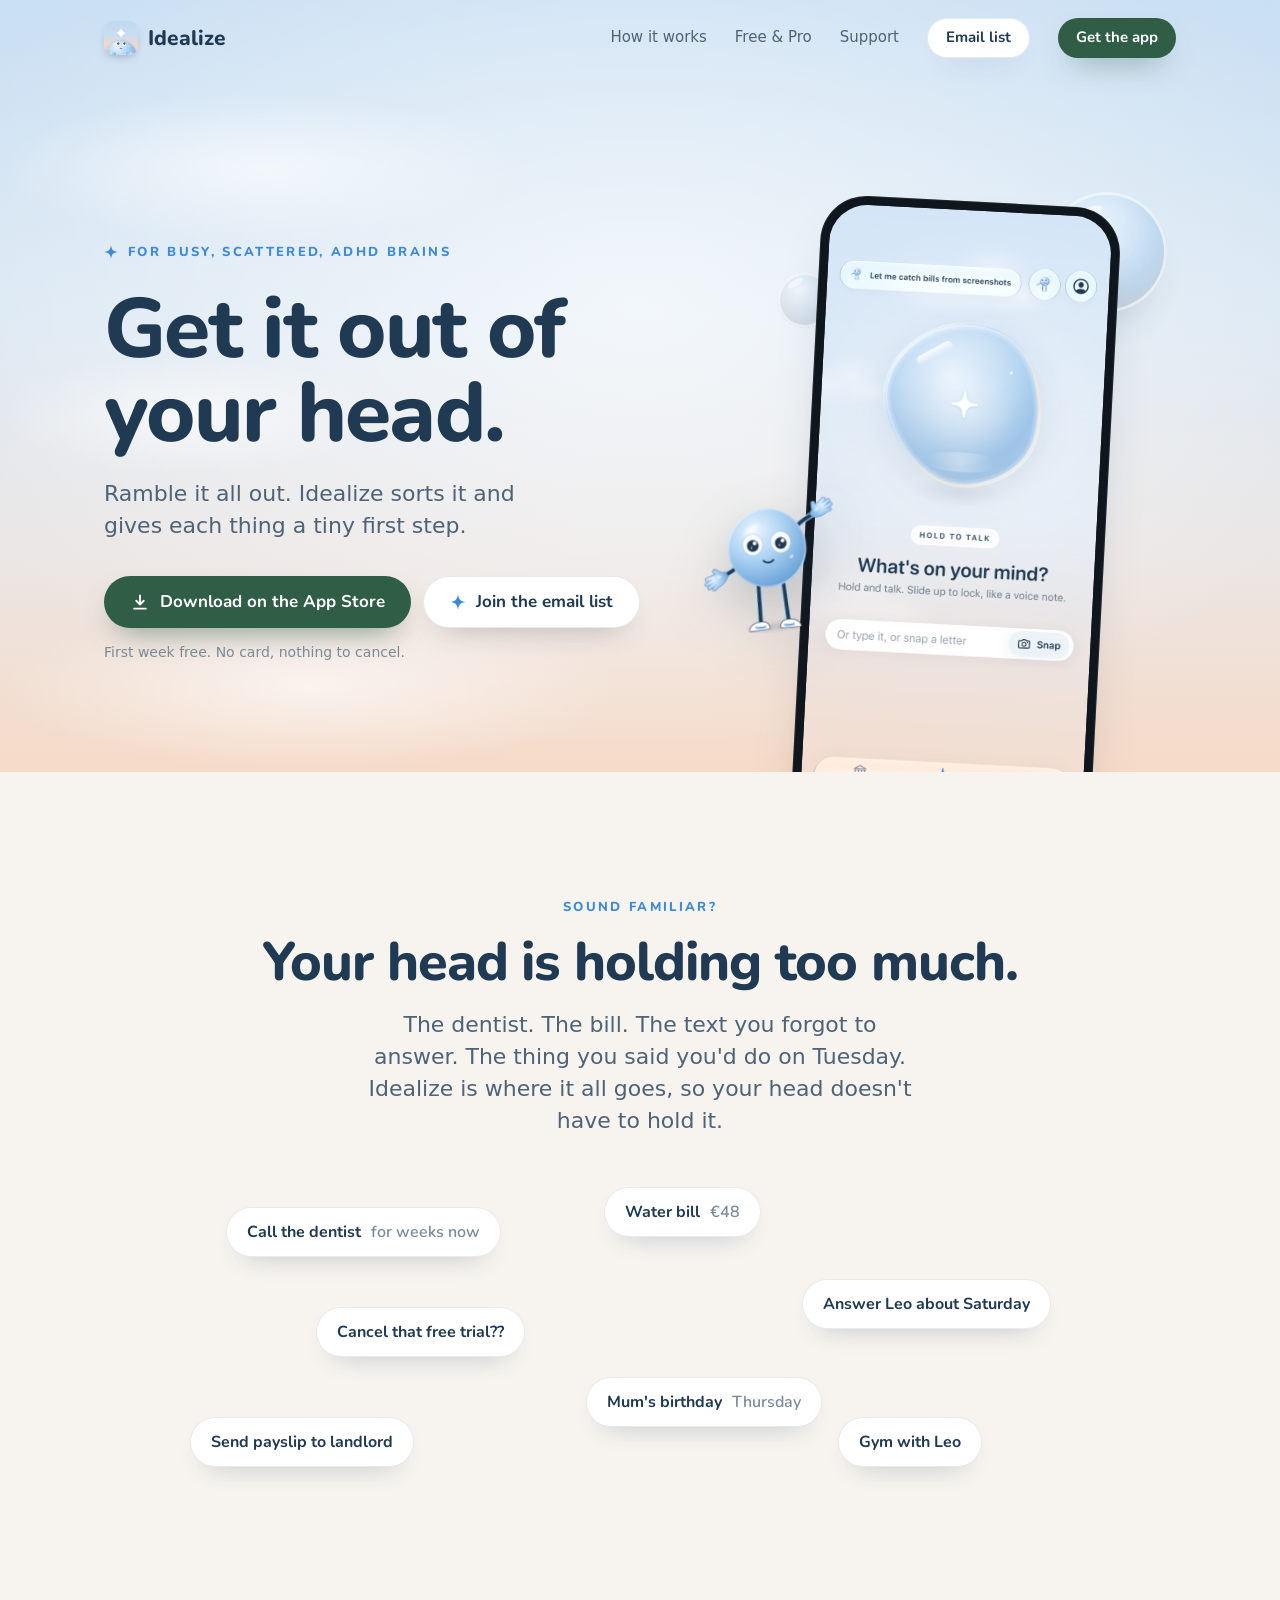
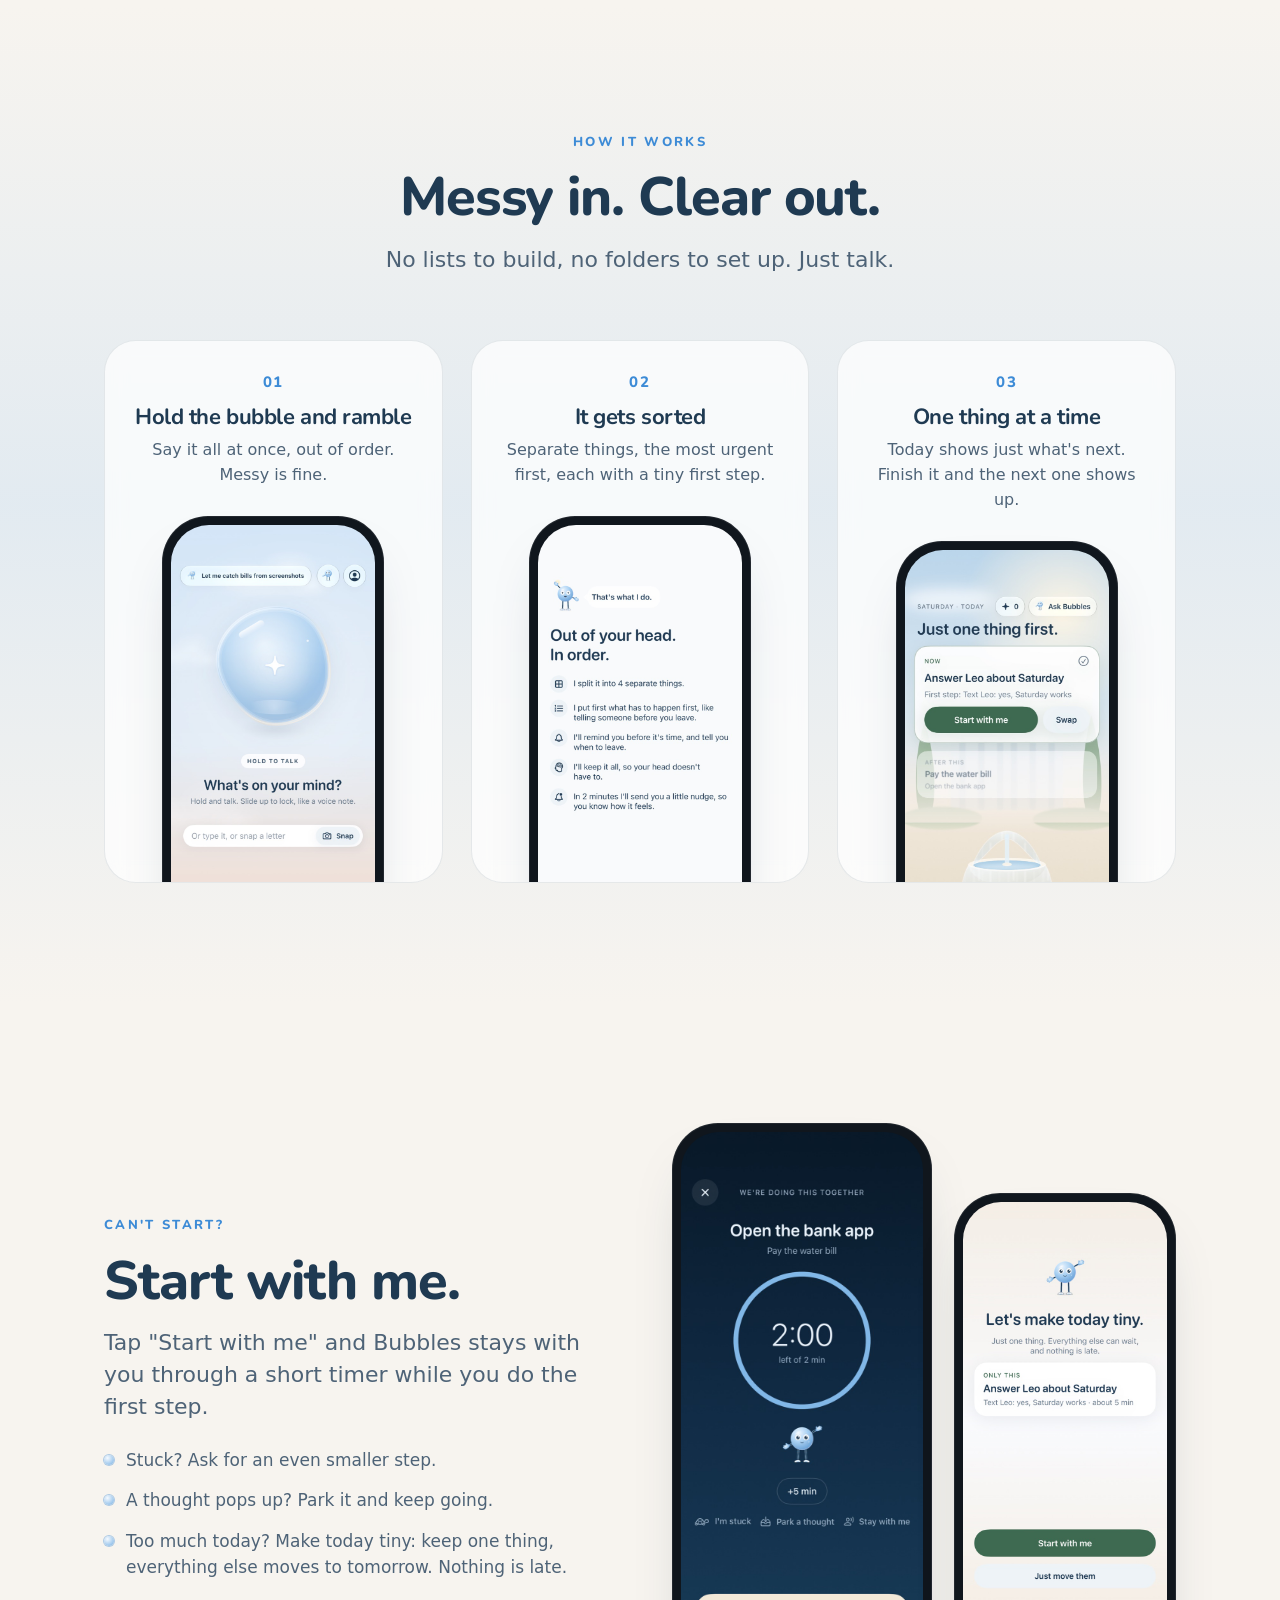
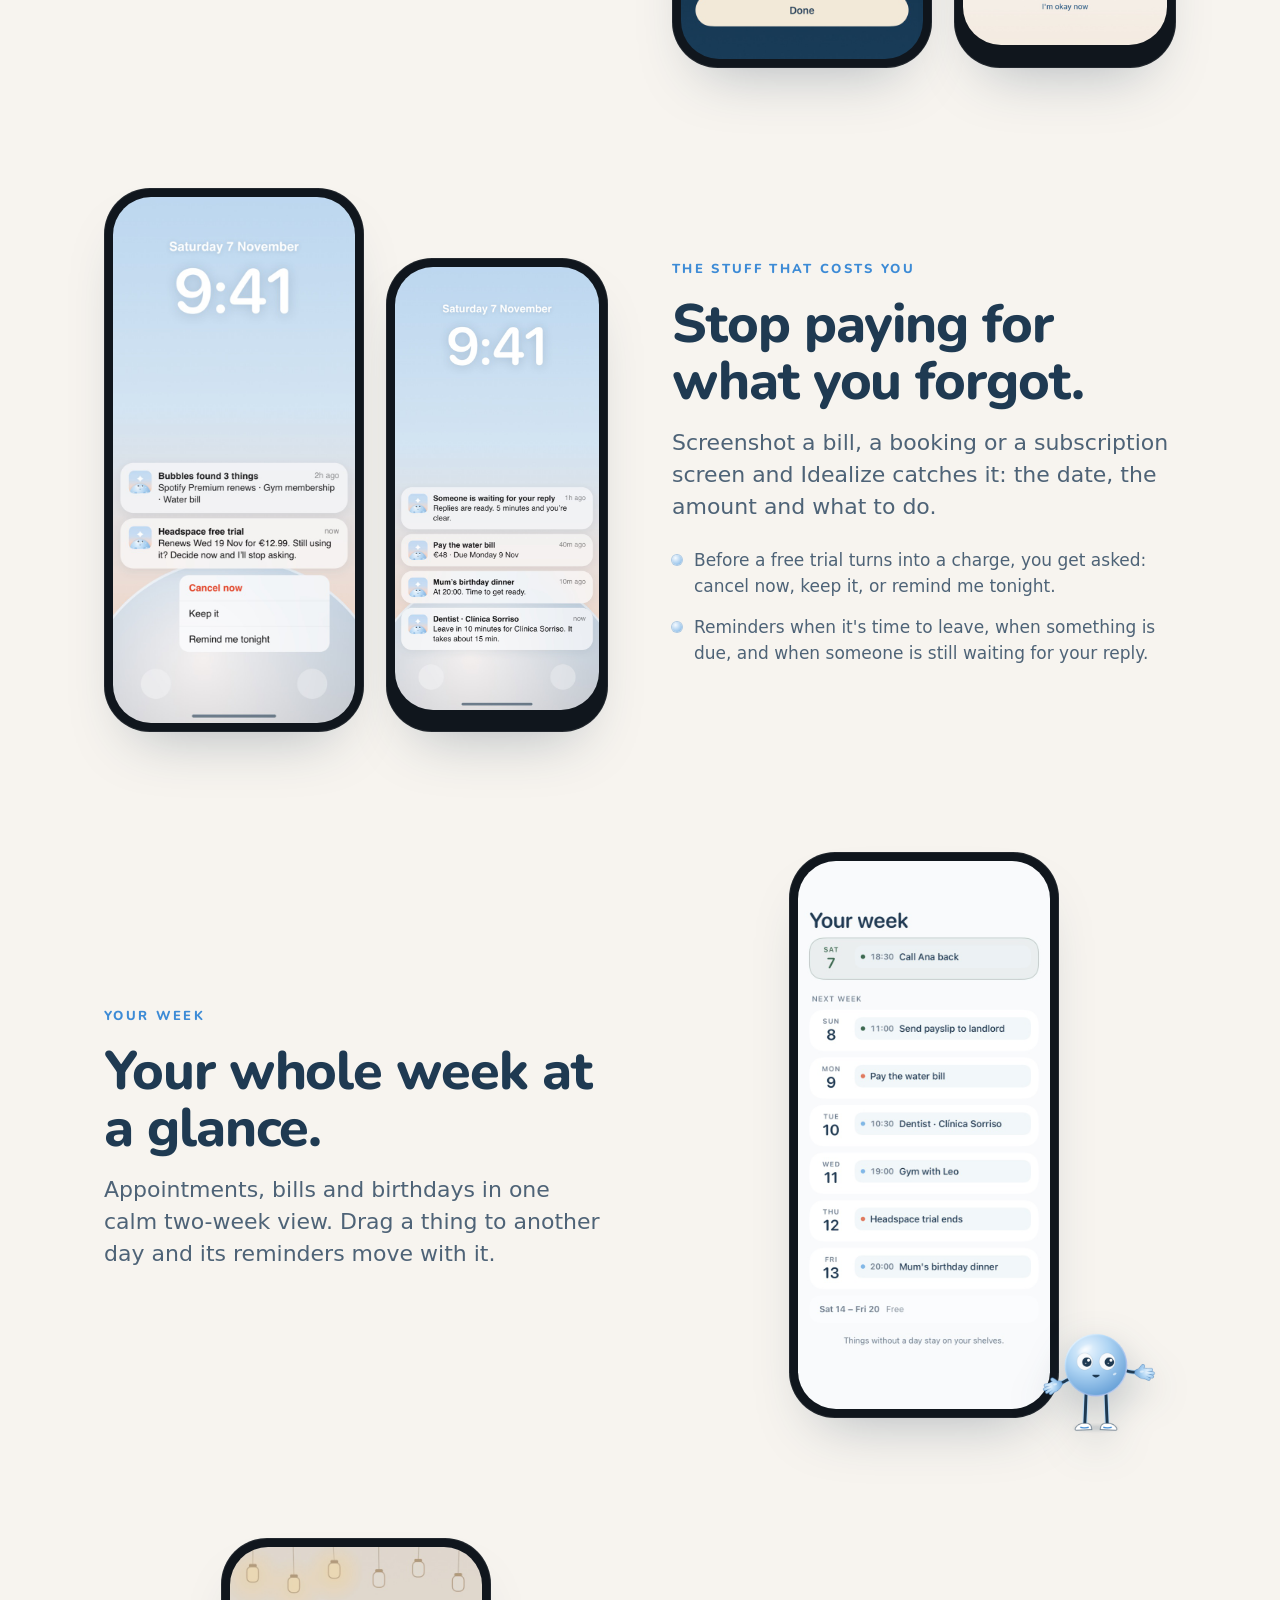
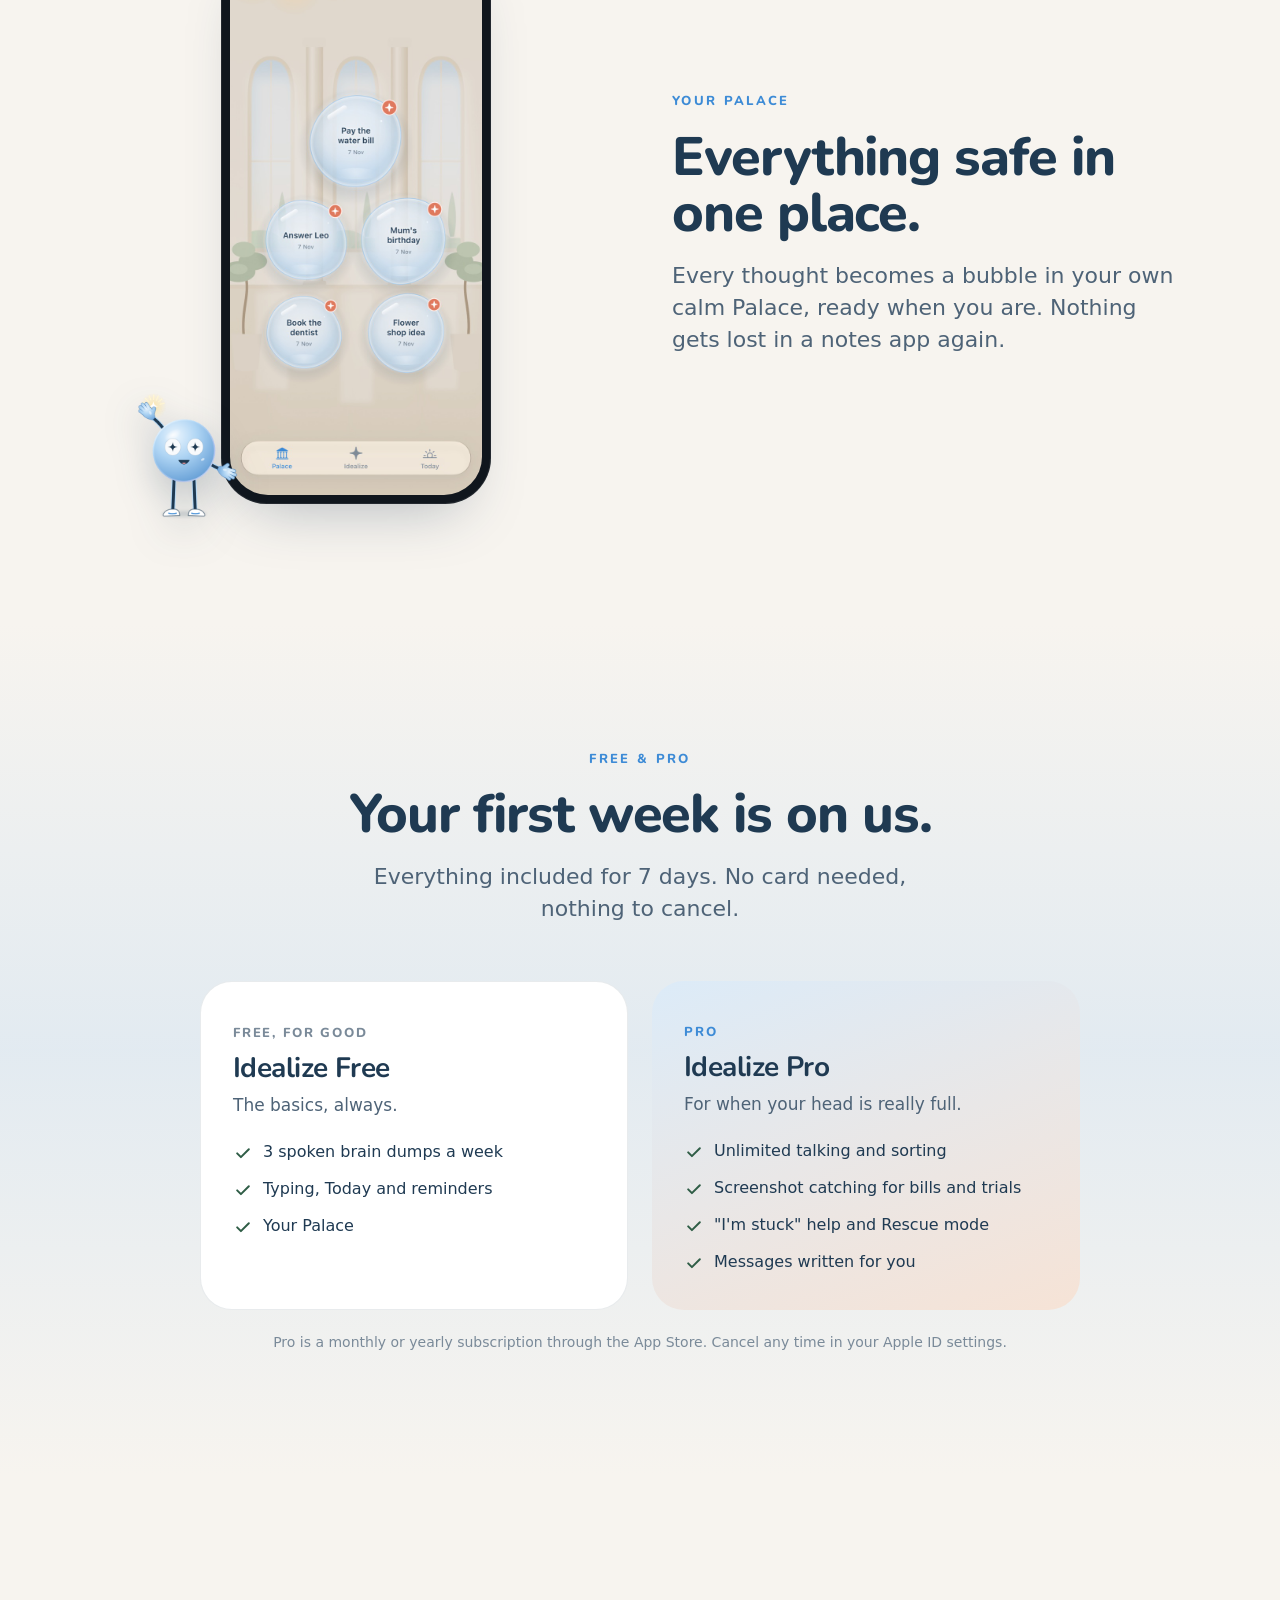
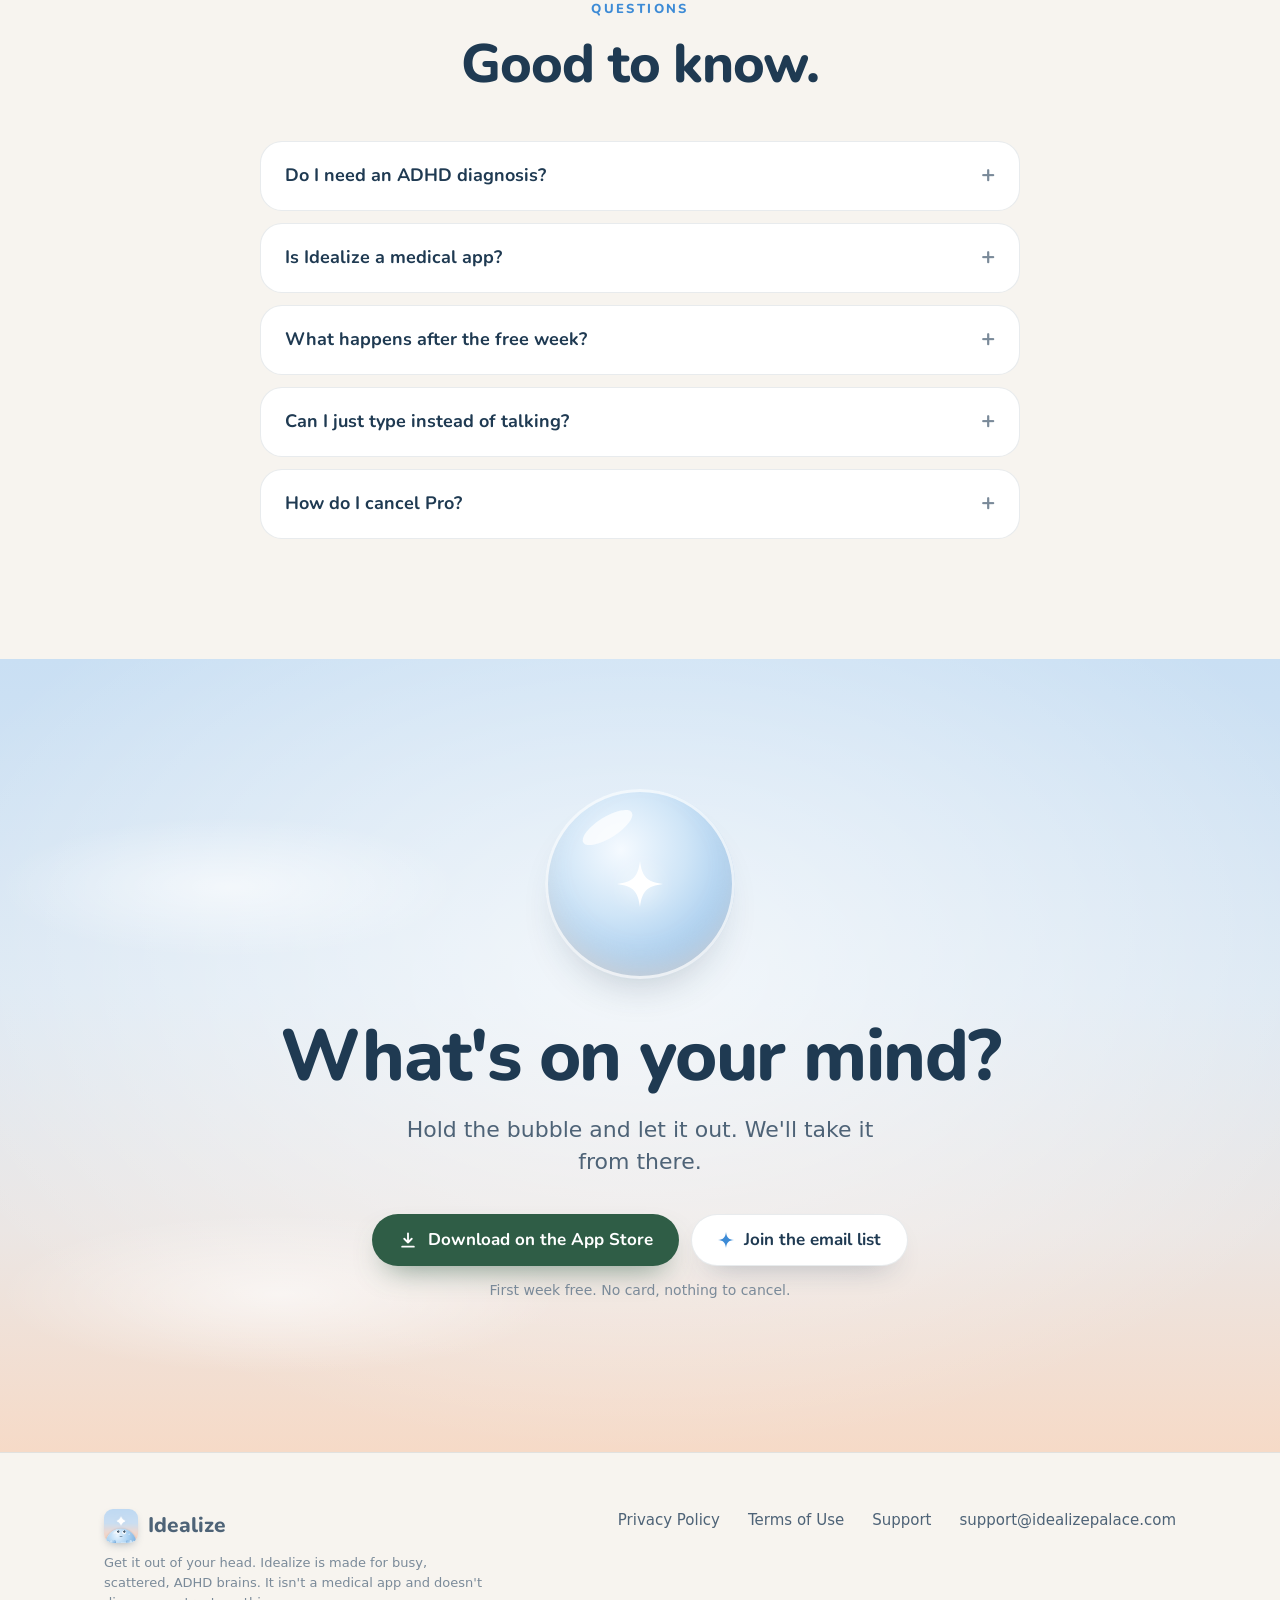
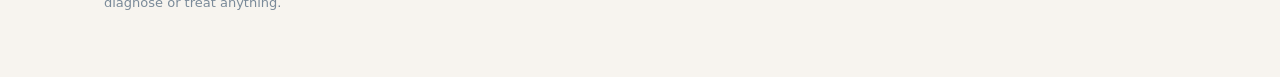
<file: index.html>
<!doctype html>
<html lang="en">
<head>
<meta charset="utf-8">
<meta name="viewport" content="width=device-width, initial-scale=1, viewport-fit=cover">
<title>Idealize: ADHD Brain Dump</title>
<meta name="description" content="Get it out of your head. Ramble it all out. Idealize sorts it, reminds you on time and gives each thing a tiny first step. First week free, no card.">
<meta name="theme-color" content="#C9DFF3" media="(prefers-color-scheme: light)">
<meta name="theme-color" content="#16304D" media="(prefers-color-scheme: dark)">
<meta name="apple-itunes-app" content="app-id=6819672437">
<meta property="og:site_name" content="Idealize">
<script type="application/ld+json">{"@context":"https://schema.org","@type":"WebSite","name":"Idealize","url":"https://idealizepalace.com/"}</script>
<link rel="canonical" href="https://idealizepalace.com/">
<meta property="og:type" content="website">
<meta property="og:url" content="https://idealizepalace.com/">
<meta property="og:title" content="Idealize: get it out of your head">
<meta property="og:description" content="Ramble it all out. Idealize sorts it and gives each thing a tiny first step.">
<meta property="og:image" content="https://idealizepalace.com/assets/img/og.png">
<meta name="twitter:card" content="summary_large_image">
<link rel="icon" href="/favicon.ico" sizes="48x48">
<link rel="icon" type="image/png" sizes="192x192" href="/assets/img/icon-192.png">
<link rel="manifest" href="/site.webmanifest">
<link rel="apple-touch-icon" href="/assets/img/apple-touch-icon.png">
<link rel="preconnect" href="https://fonts.googleapis.com">
<link rel="preconnect" href="https://fonts.gstatic.com" crossorigin>
<link href="https://fonts.googleapis.com/css2?family=Nunito:wght@600;700;800&display=swap" rel="stylesheet">
<link rel="stylesheet" href="/assets/site.css?v=2">
</head>
<body>

<header class="nav">
  <div class="wrap">
    <a class="brand" href="/"><img src="/assets/img/icon.png" alt="">Idealize</a>
    <nav>
      <a href="#how">How it works</a>
      <a href="#free">Free &amp; Pro</a>
      <a href="/support/">Support</a>
      <a class="btn small ghost" href="/list/?src=site">Email list</a>
      <a class="btn small" href="https://apps.apple.com/app/apple-store/id6819672437?pt=129569890&amp;ct=website&amp;mt=8">Get the app</a>
    </nav>
  </div>
</header>

<main>
  <section class="sky hero">
    <canvas class="stars" aria-hidden="true"></canvas>
    <div class="cloud" style="top:12%;width:520px;height:150px;animation-duration:140s;animation-delay:-40s"></div>
    <div class="cloud" style="top:46%;width:380px;height:120px;animation-duration:110s;animation-delay:-80s"></div>
    <div class="cloud" style="top:78%;width:620px;height:170px;animation-duration:170s;animation-delay:-10s"></div>
    <div class="wrap">
      <div>
        <span class="eyebrow"><svg viewBox="-1 -1 2 2"><path fill="currentColor" d="M0 -1C.09 -.3 .3 -.09 1 0C.3 .09 .09 .3 0 1C-.09 .3 -.3 .09 -1 0C-.3 -.09 -.09 -.3 0 -1Z"/></svg>For busy, scattered, ADHD brains</span>
        <h1>Get it out of your head.</h1>
        <p class="lead">Ramble it all out. Idealize sorts it and gives each thing a tiny first step.</p>
        <div class="cta">
          <div class="btn-row">
          <a class="btn" href="https://apps.apple.com/app/apple-store/id6819672437?pt=129569890&amp;ct=website&amp;mt=8">
            <svg viewBox="0 0 24 24" fill="none" stroke="currentColor" stroke-width="2.2" stroke-linecap="round" stroke-linejoin="round"><path d="M12 4v11m0 0-4.5-4.5M12 15l4.5-4.5M5 20h14"/></svg>
            Download on the App Store
          </a>
          <a class="btn ghost" href="/list/?src=site"><svg viewBox="-1 -1 2 2"><path fill="currentColor" d="M0 -1C.09 -.3 .3 -.09 1 0C.3 .09 .09 .3 0 1C-.09 .3 -.3 .09 -1 0C-.3 -.09 -.09 -.3 0 -1Z"/></svg>Join the email list</a>
        </div>
          <p class="store-note">First week free. No card, nothing to cancel.</p>
        </div>
      </div>
      <div class="hero-art">
        <div class="orb" style="width:120px;height:120px;right:2%;top:60px;opacity:.8"></div>
        <div class="orb" style="width:56px;height:56px;left:14%;top:140px;opacity:.65;animation-delay:-2s"></div>
        <div class="phone"><img src="/assets/img/home.jpg" alt="The Idealize home screen: a soft glass bubble you hold to talk, under the words What's on your mind?" width="603" height="1311"></div>
        <img class="peek" src="/assets/img/bubbles-welcome.png" alt="Bubbles, the Idealize mascot, waving">
      </div>
    </div>
  </section>

  <section class="band head-full center">
    <div class="wrap reveal">
      <span class="eyebrow">Sound familiar?</span>
      <h2 style="margin-top:16px">Your head is holding too much.</h2>
      <p class="lead">The dentist. The bill. The text you forgot to answer. The thing you said you'd do on Tuesday. Idealize is where it all goes, so your head doesn't have to hold it.</p>
      <div class="thoughts" aria-hidden="true">
        <div class="thought" style="left:4%;top:20px">Call the dentist <span>for weeks now</span></div>
        <div class="thought" style="left:46%;top:0;animation-delay:-2s">Water bill <span>€48</span></div>
        <div class="thought" style="left:68%;top:92px;animation-delay:-4s">Answer Leo about Saturday</div>
        <div class="thought" style="left:14%;top:120px;animation-delay:-1s">Cancel that free trial??</div>
        <div class="thought" style="left:44%;top:190px;animation-delay:-5s">Mum's birthday <span>Thursday</span></div>
        <div class="thought" style="left:0;top:230px;animation-delay:-3s">Send payslip to landlord</div>
        <div class="thought" style="left:72%;top:230px;animation-delay:-6s">Gym with Leo</div>
      </div>
    </div>
  </section>

  <section class="band tint center" id="how">
    <div class="wrap">
      <div class="reveal">
        <span class="eyebrow">How it works</span>
        <h2 style="margin-top:16px">Messy in. Clear out.</h2>
        <p class="lead">No lists to build, no folders to set up. Just talk.</p>
      </div>
      <div class="steps">
        <div class="step reveal">
          <span class="num">01</span>
          <h3>Hold the bubble and ramble</h3>
          <p>Say it all at once, out of order. Messy is fine.</p>
          <div class="phone"><img src="/assets/img/home.jpg" alt="Hold the bubble to talk" loading="lazy"></div>
        </div>
        <div class="step reveal">
          <span class="num">02</span>
          <h3>It gets sorted</h3>
          <p>Separate things, the most urgent first, each with a tiny first step.</p>
          <div class="phone"><img src="/assets/img/sorted.jpg" alt="Idealize split a ramble into four separate things" loading="lazy"></div>
        </div>
        <div class="step reveal">
          <span class="num">03</span>
          <h3>One thing at a time</h3>
          <p>Today shows just what's next. Finish it and the next one shows up.</p>
          <div class="phone"><img src="/assets/img/today.jpg" alt="Today shows one thing first: Answer Leo about Saturday" loading="lazy"></div>
        </div>
      </div>
    </div>
  </section>

  <section class="band">
    <div class="wrap">
      <div class="feature reveal">
        <div class="text">
          <span class="eyebrow">Can't start?</span>
          <h2>Start with me.</h2>
          <p class="lead">Tap "Start with me" and Bubbles stays with you through a short timer while you do the first step.</p>
          <ul>
            <li>Stuck? Ask for an even smaller step.</li>
            <li>A thought pops up? Park it and keep going.</li>
            <li>Too much today? Make today tiny: keep one thing, everything else moves to tomorrow. Nothing is late.</li>
          </ul>
        </div>
        <div class="art">
          <div class="phone"><img src="/assets/img/focus.jpg" alt="A two minute focus timer: Open the bank app" loading="lazy"></div>
          <div class="phone second"><img src="/assets/img/rescue.jpg" alt="Let's make today tiny" loading="lazy"></div>
        </div>
      </div>

      <div class="feature flip reveal">
        <div class="text">
          <span class="eyebrow">The stuff that costs you</span>
          <h2>Stop paying for what you forgot.</h2>
          <p class="lead">Screenshot a bill, a booking or a subscription screen and Idealize catches it: the date, the amount and what to do.</p>
          <ul>
            <li>Before a free trial turns into a charge, you get asked: cancel now, keep it, or remind me tonight.</li>
            <li>Reminders when it's time to leave, when something is due, and when someone is still waiting for your reply.</li>
          </ul>
        </div>
        <div class="art">
          <div class="phone"><img src="/assets/img/lock-money.jpg" alt="A notification: Headspace free trial renews Wed 19 Nov for €12.99" loading="lazy"></div>
          <div class="phone second"><img src="/assets/img/lock-remind.jpg" alt="Reminders on the lock screen: pay the water bill, leave for the dentist" loading="lazy"></div>
        </div>
      </div>

      <div class="feature reveal">
        <div class="text">
          <span class="eyebrow">Your week</span>
          <h2>Your whole week at a glance.</h2>
          <p class="lead">Appointments, bills and birthdays in one calm two-week view. Drag a thing to another day and its reminders move with it.</p>
        </div>
        <div class="art">
          <div class="phone"><img src="/assets/img/week.jpg" alt="Your week: payslip, water bill, dentist, gym, trial ending, birthday dinner" loading="lazy"></div>
          <img class="buddy" src="/assets/img/bubbles-explain.png" alt="" loading="lazy">
        </div>
      </div>

      <div class="feature flip reveal">
        <div class="text">
          <span class="eyebrow">Your Palace</span>
          <h2>Everything safe in one place.</h2>
          <p class="lead">Every thought becomes a bubble in your own calm Palace, ready when you are. Nothing gets lost in a notes app again.</p>
        </div>
        <div class="art">
          <div class="phone"><img src="/assets/img/palace.jpg" alt="The Palace: things kept as bubbles in a calm hall" loading="lazy"></div>
          <img class="buddy" src="/assets/img/bubbles-eureka.png" alt="" loading="lazy" style="left:4%;right:auto">
        </div>
      </div>
    </div>
  </section>

  <section class="band tint center" id="free">
    <div class="wrap">
      <div class="reveal">
        <span class="eyebrow">Free &amp; Pro</span>
        <h2 style="margin-top:16px">Your first week is on us.</h2>
        <p class="lead">Everything included for 7 days. No card needed, nothing to cancel.</p>
      </div>
      <div class="plans reveal">
        <div class="plan">
          <span class="tag">Free, for good</span>
          <h3>Idealize Free</h3>
          <p>The basics, always.</p>
          <ul>
            <li><svg viewBox="0 0 24 24" fill="none" stroke="currentColor" stroke-width="2.4" stroke-linecap="round" stroke-linejoin="round"><path d="m5 12.5 4.5 4.5L19 7.5"/></svg>3 spoken brain dumps a week</li>
            <li><svg viewBox="0 0 24 24" fill="none" stroke="currentColor" stroke-width="2.4" stroke-linecap="round" stroke-linejoin="round"><path d="m5 12.5 4.5 4.5L19 7.5"/></svg>Typing, Today and reminders</li>
            <li><svg viewBox="0 0 24 24" fill="none" stroke="currentColor" stroke-width="2.4" stroke-linecap="round" stroke-linejoin="round"><path d="m5 12.5 4.5 4.5L19 7.5"/></svg>Your Palace</li>
          </ul>
        </div>
        <div class="plan pro">
          <span class="tag">Pro</span>
          <h3>Idealize Pro</h3>
          <p>For when your head is really full.</p>
          <ul>
            <li><svg viewBox="0 0 24 24" fill="none" stroke="currentColor" stroke-width="2.4" stroke-linecap="round" stroke-linejoin="round"><path d="m5 12.5 4.5 4.5L19 7.5"/></svg>Unlimited talking and sorting</li>
            <li><svg viewBox="0 0 24 24" fill="none" stroke="currentColor" stroke-width="2.4" stroke-linecap="round" stroke-linejoin="round"><path d="m5 12.5 4.5 4.5L19 7.5"/></svg>Screenshot catching for bills and trials</li>
            <li><svg viewBox="0 0 24 24" fill="none" stroke="currentColor" stroke-width="2.4" stroke-linecap="round" stroke-linejoin="round"><path d="m5 12.5 4.5 4.5L19 7.5"/></svg>"I'm stuck" help and Rescue mode</li>
            <li><svg viewBox="0 0 24 24" fill="none" stroke="currentColor" stroke-width="2.4" stroke-linecap="round" stroke-linejoin="round"><path d="m5 12.5 4.5 4.5L19 7.5"/></svg>Messages written for you</li>
          </ul>
        </div>
      </div>
      <p class="store-note" style="margin-top:22px">Pro is a monthly or yearly subscription through the App Store. Cancel any time in your Apple ID settings.</p>
    </div>
  </section>

  <section class="band center">
    <div class="wrap reveal">
      <span class="eyebrow">Questions</span>
      <h2 style="margin-top:16px">Good to know.</h2>
      <div class="faq" style="text-align:left">
        <details>
          <summary>Do I need an ADHD diagnosis?</summary>
          <p>No. If your head is busy and things keep slipping through, Idealize is for you.</p>
        </details>
        <details>
          <summary>Is Idealize a medical app?</summary>
          <p>No. It doesn't diagnose or treat anything. It just holds things for you, so your head doesn't have to.</p>
        </details>
        <details>
          <summary>What happens after the free week?</summary>
          <p>You keep Idealize Free: typing, Today, reminders and your Palace, plus 3 spoken brain dumps a week. If you want more, you can go Pro. You never get charged unless you choose a plan.</p>
        </details>
        <details>
          <summary>Can I just type instead of talking?</summary>
          <p>Yes. Type it, snap a letter or talk. Idealize sorts it the same way.</p>
        </details>
        <details>
          <summary>How do I cancel Pro?</summary>
          <p>On your iPhone, open Settings → your name → Subscriptions → Idealize. Deleting the app doesn't cancel a subscription. More answers on the <a href="/support/">Support page</a>.</p>
        </details>
      </div>
    </div>
  </section>

  <section class="sky closing">
    <canvas class="stars" aria-hidden="true"></canvas>
    <div class="cloud" style="top:20%;width:460px;height:140px;animation-duration:130s;animation-delay:-60s"></div>
    <div class="cloud" style="top:70%;width:560px;height:160px;animation-duration:160s;animation-delay:-20s"></div>
    <div class="wrap reveal">
      <div class="orb-wrap">
        <div class="orb"><svg viewBox="-1 -1 2 2"><path fill="#fff" d="M0 -1C.09 -.3 .3 -.09 1 0C.3 .09 .09 .3 0 1C-.09 .3 -.3 .09 -1 0C-.3 -.09 -.09 -.3 0 -1Z"/></svg></div>
      </div>
      <h2>What's on your mind?</h2>
      <p class="lead">Hold the bubble and let it out. We'll take it from there.</p>
      <div class="btn-row">
          <a class="btn" href="https://apps.apple.com/app/apple-store/id6819672437?pt=129569890&amp;ct=website&amp;mt=8">
        <svg viewBox="0 0 24 24" fill="none" stroke="currentColor" stroke-width="2.2" stroke-linecap="round" stroke-linejoin="round"><path d="M12 4v11m0 0-4.5-4.5M12 15l4.5-4.5M5 20h14"/></svg>
        Download on the App Store
      </a>
          <a class="btn ghost" href="/list/?src=site"><svg viewBox="-1 -1 2 2"><path fill="currentColor" d="M0 -1C.09 -.3 .3 -.09 1 0C.3 .09 .09 .3 0 1C-.09 .3 -.3 .09 -1 0C-.3 -.09 -.09 -.3 0 -1Z"/></svg>Join the email list</a>
        </div>
      <p class="store-note">First week free. No card, nothing to cancel.</p>
    </div>
  </section>
</main>

<footer>
  <div class="wrap">
    <div>
      <a class="brand" href="/"><img src="/assets/img/icon.png" alt="">Idealize</a>
      <p class="small">Get it out of your head. Idealize is made for busy, scattered, ADHD brains. It isn't a medical app and doesn't diagnose or treat anything.</p>
    </div>
    <div class="links">
      <a href="/privacy/">Privacy Policy</a>
      <a href="/terms/">Terms of Use</a>
      <a href="/support/">Support</a>
      <a href="mailto:support@idealizepalace.com">support@idealizepalace.com</a>
    </div>
  </div>
</footer>

<script src="/assets/site.js"></script>
</body>
</html>
</file>
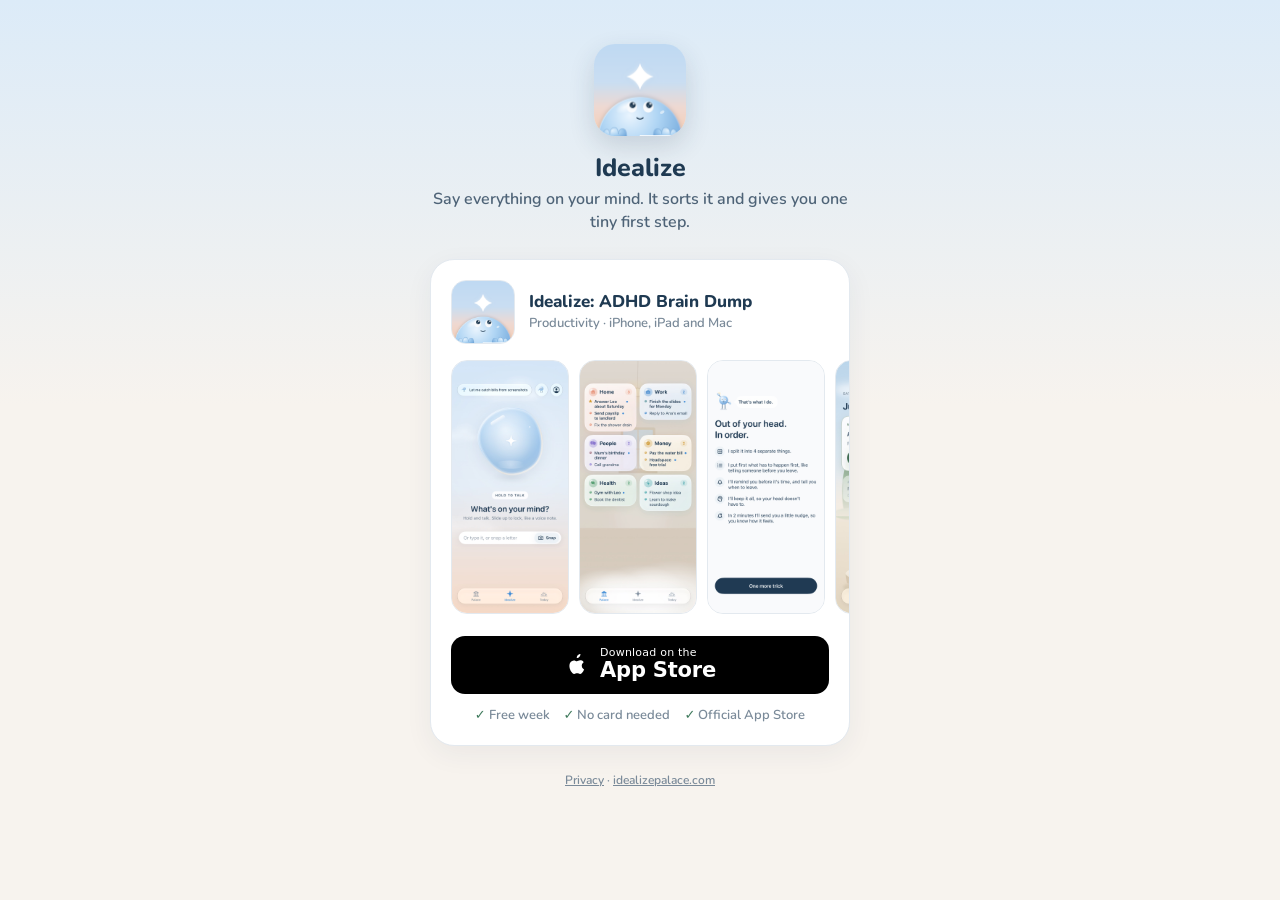
<file: app/index.html>
<!doctype html>
<html lang="en">
<head>
<meta charset="utf-8">
<meta name="viewport" content="width=device-width, initial-scale=1, viewport-fit=cover">
<meta name="color-scheme" content="light only">
<meta http-equiv="Cache-Control" content="no-cache, no-store, must-revalidate">
<meta http-equiv="Pragma" content="no-cache">
<meta http-equiv="Expires" content="0">
<title>Get Idealize</title>
<meta name="description" content="Say everything on your mind. Idealize sorts it and gives you one tiny first step.">
<meta name="robots" content="noindex">
<meta name="theme-color" content="#DCEBF8">
<meta property="og:title" content="Idealize: ADHD Brain Dump">
<meta property="og:image" content="https://idealizepalace.com/assets/img/og.png">
<link rel="icon" type="image/png" sizes="192x192" href="/assets/img/icon-192.png">
<link rel="apple-touch-icon" href="/assets/img/apple-touch-icon.png">
<link rel="preconnect" href="https://fonts.googleapis.com">
<link rel="preconnect" href="https://fonts.gstatic.com" crossorigin>
<link href="https://fonts.googleapis.com/css2?family=Nunito:wght@600;700;800&display=swap" rel="stylesheet">
<style>
  :root { color-scheme: light; --bg1: #DCEBF8; --bg2: #F7F3EE; --card: #FFFFFF; --ink: #1F3A52; --ink-2: #4E6377; --ink-3: #7A8A99; --line: #E3E9EF; }
  * { box-sizing: border-box; }
  html, body { margin: 0; background: var(--bg2); }
  body { min-height: 100svh; background: linear-gradient(180deg, var(--bg1) 0%, var(--bg2) 45%); color: var(--ink); font: 600 17px/1.45 Nunito, ui-rounded, -apple-system, system-ui, sans-serif; display: flex; justify-content: center; padding: 44px 16px calc(36px + env(safe-area-inset-bottom)); }
  main { width: 100%; max-width: 420px; text-align: center; }
  .icon { width: 92px; height: 92px; border-radius: 21px; display: block; margin: 0 auto; box-shadow: 0 10px 26px rgba(31,58,82,.16); }
  h1 { font-size: 25px; font-weight: 800; margin: 14px 0 2px; }
  .sub { color: var(--ink-2); margin: 0 0 24px; font-size: 16px; }

  .card { background: var(--card); border: 1px solid var(--line); border-radius: 24px; padding: 20px; box-shadow: 0 8px 28px rgba(31,58,82,.06); text-align: left; }
  .listing { display: flex; align-items: center; gap: 14px; }
  .listing img { width: 64px; height: 64px; border-radius: 15px; flex: none; border: 1px solid var(--line); }
  .listing b { display: block; font-size: 17px; font-weight: 800; line-height: 1.25; }
  .listing span { display: block; color: var(--ink-3); font-size: 13px; margin-top: 2px; }

  .shots { display: flex; gap: 10px; margin: 16px -20px 0; padding: 0 20px 4px; overflow-x: auto; scrollbar-width: none; }
  .shots::-webkit-scrollbar { display: none; }
  .shots img { width: 118px; height: auto; border-radius: 16px; border: 1px solid var(--line); flex: none; }

  .badge { display: flex; align-items: center; justify-content: center; gap: 10px; margin-top: 18px; min-height: 58px; border-radius: 14px; background: #000; color: #fff; text-decoration: none; }
  .badge svg { width: 26px; height: 26px; fill: #fff; }
  .badge small { display: block; font: 500 11px/1.1 -apple-system, system-ui, sans-serif; letter-spacing: .02em; }
  .badge strong { display: block; font: 600 21px/1.1 -apple-system, system-ui, sans-serif; letter-spacing: -.01em; }
  .facts { display: flex; justify-content: center; flex-wrap: wrap; gap: 6px 14px; margin: 12px 0 0; color: var(--ink-3); font-size: 13px; }
  .facts span::before { content: "✓ "; color: #3F7A5C; }

  .tt { display: none; margin-top: 18px; font-size: 15px; color: var(--ink-2); background: #F3F6F9; border-radius: 16px; padding: 14px 16px; }
  .tt.on { display: block; }
  .tt b { color: var(--ink); }
  .tt ol { margin: 8px 0 0; padding-left: 20px; }
  .tt li { margin: 3px 0; }

  .search { margin-top: 18px; font-size: 14px; color: var(--ink-2); }
  .search b { color: var(--ink); }
  footer { margin-top: 26px; font-size: 12px; color: var(--ink-3); }
  footer a { color: var(--ink-3); }
  .copy { display: block; width: 100%; margin-top: 18px; min-height: 54px; border-radius: 14px; border: 1.5px solid var(--line); background: #fff; color: var(--ink); font: 800 17px/1.2 Nunito, ui-rounded, -apple-system, system-ui, sans-serif; cursor: pointer; box-shadow: 0 4px 14px rgba(31,36,48,.05); }
  .copy.done { border-color: #3F7A5C; color: #3F7A5C; }
  .search { margin-top: 10px; }
  .tt .or { margin: 8px 0 0; }
  .copy, #copyhint { display: none; }
  .intt .copy { display: block; }
  .intt .tt { background: none; padding: 0; }
  .intt .badge { display: none; }
  .intt .facts { margin-top: 14px; }
  .intt .tt { display: block; margin-top: 16px; }
  .copy { margin-top: 12px; }
  .ptr { display: none; position: fixed; top: 10px; right: 12px; z-index: 9; background: var(--ink); color: #fff; font-size: 14px; font-weight: 800; padding: 9px 14px; border-radius: 14px; box-shadow: 0 6px 18px rgba(0,0,0,.18); }
  .intt .ptr { display: block; }
  .intt body { padding-top: 74px; }
</style>
<script>if (/musical_ly|BytedanceWebview|TikTok|Bytedance/i.test(navigator.userAgent || "")) document.documentElement.classList.add("intt");</script>
</head>
<body>
<div class="ptr">To download: tap ··· then Open in browser ↗</div>
<main>
  <img class="icon" src="/assets/img/icon-192.png" alt="Idealize app icon">
  <h1>Idealize</h1>
  <p class="sub">Say everything on your mind. It sorts it and gives you one tiny first step.</p>

  <div class="card">
    <div class="listing">
      <img src="/assets/img/icon-192.png" alt="">
      <div><b>Idealize: ADHD Brain Dump</b><span>Productivity · iPhone, iPad and Mac</span></div>
    </div>

    <div class="shots" aria-label="App screenshots">
      <img src="/assets/img/home.jpg" alt="Hold the bubble and talk" loading="lazy">
      <img src="/assets/img/palace-areas.jpg" alt="Everything sorted into Home, Work, People, Money, Health and Ideas" loading="lazy">
      <img src="/assets/img/sorted.jpg" alt="It splits what you said into separate things" loading="lazy">
      <img src="/assets/img/today.jpg" alt="Today shows just one thing first" loading="lazy">
    </div>

    <a class="badge" id="get" href="https://apps.apple.com/app/apple-store/id6819672437?pt=129569890&amp;ct=tt-idealize-bio&amp;mt=8">
      <svg viewBox="0 0 24 24" aria-hidden="true"><path d="M16.37 12.6c.02 2.5 2.2 3.33 2.23 3.34-.02.06-.35 1.19-1.15 2.36-.69 1.01-1.41 2.02-2.55 2.04-1.11.02-1.47-.66-2.75-.66-1.27 0-1.67.64-2.73.68-1.1.04-1.94-1.09-2.64-2.1-1.43-2.07-2.53-5.85-1.06-8.4.73-1.27 2.04-2.07 3.46-2.09 1.08-.02 2.1.73 2.76.73.66 0 1.9-.9 3.2-.77.55.02 2.08.22 3.06 1.66-.08.05-1.83 1.07-1.83 3.2ZM14.27 4.46c.58-.71.98-1.69.87-2.67-.84.03-1.86.56-2.46 1.27-.54.62-1.01 1.62-.88 2.58.94.07 1.89-.48 2.47-1.18Z"/></svg>
      <div><small>Download on the</small><strong>App Store</strong></div>
    </a>
    <div class="facts"><span>Free week</span><span>No card needed</span><span>Official App Store</span></div>

  </div>

  <footer><a href="/privacy/">Privacy</a> · <a href="/">idealizepalace.com</a></footer>
</main>
<script>
  (function () {
    var p = new URLSearchParams(location.search).get("c") || "";
    if (/^[a-z0-9-]{2,40}$/.test(p)) {
      document.getElementById("get").href = "https://apps.apple.com/app/apple-store/id6819672437?pt=129569890&ct=" + p + "&mt=8";
    }
  })();
</script>
<script>
  (function () {
    var K = "phc_vDJv6ztknBA2YRVR6KC6F3j2TRK58YtbgSRV9fyjnZep";
    var tt = /musical_ly|BytedanceWebview|TikTok|Bytedance/i.test(navigator.userAgent || "");
    var get = document.getElementById("get"), copy = document.getElementById("copy"), hint = document.getElementById("copyhint");
    var ct = (get.href.match(/ct=([a-z0-9-]+)/) || [])[1] || "";
    var page = location.pathname.replace(/\//g, "") || "home";
    var id = "web-" + Math.random().toString(36).slice(2) + Date.now().toString(36);
    function ev(name) {
      try {
        fetch("https://eu.i.posthog.com/capture/", { method: "POST", mode: "no-cors", keepalive: true, headers: { "Content-Type": "text/plain" },
          body: JSON.stringify({ api_key: K, event: name, distinct_id: id, properties: { $process_person_profile: false, $geoip_disable: true, page: page, ct: ct, in_tiktok: tt, $current_url: location.origin + location.pathname } }) });
      } catch (e) {}
    }
    ev("link_page_view");
    get.addEventListener("click", function () { ev("link_download_tap"); });
    function done() { copy.textContent = "Copied ✓"; copy.classList.add("done"); hint.style.display = "block"; hint.innerHTML = "Now open the <b>App Store</b>, tap Search and paste"; }
    function fallback() {
      var t = document.createElement("textarea"); t.value = "Idealize ADHD"; t.setAttribute("readonly", ""); t.style.position = "fixed"; t.style.opacity = "0";
      document.body.appendChild(t); t.select(); t.setSelectionRange(0, 99);
      try { document.execCommand("copy"); } catch (e) {}
      document.body.removeChild(t); done();
    }
    if (copy) copy.addEventListener("click", function () {
      ev("link_copy_tap");
      if (navigator.clipboard && navigator.clipboard.writeText) navigator.clipboard.writeText("Idealize ADHD").then(done, fallback); else fallback();
    });
  })();
</script>
</body>
</html>
</file>
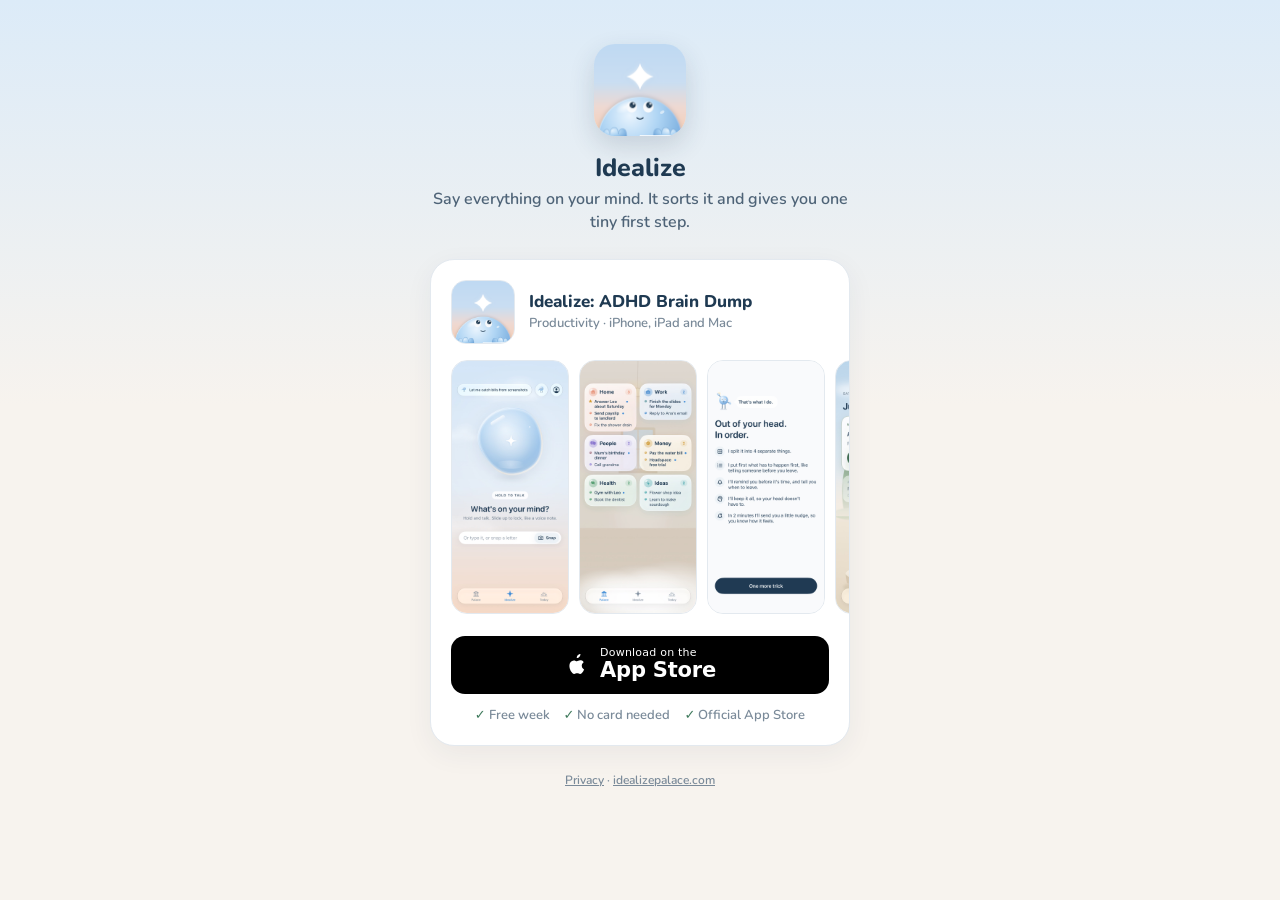
<file: get/index.html>
<!doctype html>
<html lang="en">
<head>
<meta charset="utf-8">
<meta name="viewport" content="width=device-width, initial-scale=1, viewport-fit=cover">
<meta name="color-scheme" content="light only">
<meta http-equiv="Cache-Control" content="no-cache, no-store, must-revalidate">
<meta http-equiv="Pragma" content="no-cache">
<meta http-equiv="Expires" content="0">
<title>Get Idealize</title>
<meta name="description" content="Say everything on your mind. Idealize sorts it and gives you one tiny first step.">
<meta name="robots" content="noindex">
<meta name="theme-color" content="#DCEBF8">
<meta property="og:title" content="Idealize: ADHD Brain Dump">
<meta property="og:image" content="https://idealizepalace.com/assets/img/og.png">
<link rel="icon" type="image/png" sizes="192x192" href="/assets/img/icon-192.png">
<link rel="apple-touch-icon" href="/assets/img/apple-touch-icon.png">
<link rel="preconnect" href="https://fonts.googleapis.com">
<link rel="preconnect" href="https://fonts.gstatic.com" crossorigin>
<link href="https://fonts.googleapis.com/css2?family=Nunito:wght@600;700;800&display=swap" rel="stylesheet">
<style>
  :root { color-scheme: light; --bg1: #DCEBF8; --bg2: #F7F3EE; --card: #FFFFFF; --ink: #1F3A52; --ink-2: #4E6377; --ink-3: #7A8A99; --line: #E3E9EF; }
  * { box-sizing: border-box; }
  html, body { margin: 0; background: var(--bg2); }
  body { min-height: 100svh; background: linear-gradient(180deg, var(--bg1) 0%, var(--bg2) 45%); color: var(--ink); font: 600 17px/1.45 Nunito, ui-rounded, -apple-system, system-ui, sans-serif; display: flex; justify-content: center; padding: 44px 16px calc(36px + env(safe-area-inset-bottom)); }
  main { width: 100%; max-width: 420px; text-align: center; }
  .icon { width: 92px; height: 92px; border-radius: 21px; display: block; margin: 0 auto; box-shadow: 0 10px 26px rgba(31,58,82,.16); }
  h1 { font-size: 25px; font-weight: 800; margin: 14px 0 2px; }
  .sub { color: var(--ink-2); margin: 0 0 24px; font-size: 16px; }

  .card { background: var(--card); border: 1px solid var(--line); border-radius: 24px; padding: 20px; box-shadow: 0 8px 28px rgba(31,58,82,.06); text-align: left; }
  .listing { display: flex; align-items: center; gap: 14px; }
  .listing img { width: 64px; height: 64px; border-radius: 15px; flex: none; border: 1px solid var(--line); }
  .listing b { display: block; font-size: 17px; font-weight: 800; line-height: 1.25; }
  .listing span { display: block; color: var(--ink-3); font-size: 13px; margin-top: 2px; }

  .shots { display: flex; gap: 10px; margin: 16px -20px 0; padding: 0 20px 4px; overflow-x: auto; scrollbar-width: none; }
  .shots::-webkit-scrollbar { display: none; }
  .shots img { width: 118px; height: auto; border-radius: 16px; border: 1px solid var(--line); flex: none; }

  .badge { display: flex; align-items: center; justify-content: center; gap: 10px; margin-top: 18px; min-height: 58px; border-radius: 14px; background: #000; color: #fff; text-decoration: none; }
  .badge svg { width: 26px; height: 26px; fill: #fff; }
  .badge small { display: block; font: 500 11px/1.1 -apple-system, system-ui, sans-serif; letter-spacing: .02em; }
  .badge strong { display: block; font: 600 21px/1.1 -apple-system, system-ui, sans-serif; letter-spacing: -.01em; }
  .facts { display: flex; justify-content: center; flex-wrap: wrap; gap: 6px 14px; margin: 12px 0 0; color: var(--ink-3); font-size: 13px; }
  .facts span::before { content: "✓ "; color: #3F7A5C; }

  .tt { display: none; margin-top: 18px; font-size: 15px; color: var(--ink-2); background: #F3F6F9; border-radius: 16px; padding: 14px 16px; }
  .tt.on { display: block; }
  .tt b { color: var(--ink); }
  .tt ol { margin: 8px 0 0; padding-left: 20px; }
  .tt li { margin: 3px 0; }

  .search { margin-top: 18px; font-size: 14px; color: var(--ink-2); }
  .search b { color: var(--ink); }
  footer { margin-top: 26px; font-size: 12px; color: var(--ink-3); }
  footer a { color: var(--ink-3); }
  .copy { display: block; width: 100%; margin-top: 18px; min-height: 54px; border-radius: 14px; border: 1.5px solid var(--line); background: #fff; color: var(--ink); font: 800 17px/1.2 Nunito, ui-rounded, -apple-system, system-ui, sans-serif; cursor: pointer; box-shadow: 0 4px 14px rgba(31,36,48,.05); }
  .copy.done { border-color: #3F7A5C; color: #3F7A5C; }
  .search { margin-top: 10px; }
  .tt .or { margin: 8px 0 0; }
  .copy, #copyhint { display: none; }
  .intt .copy { display: block; }
  .intt .tt { background: none; padding: 0; }
  .intt .badge { display: none; }
  .intt .facts { margin-top: 14px; }
  .intt .tt { display: block; margin-top: 16px; }
  .copy { margin-top: 12px; }
  .ptr { display: none; position: fixed; top: 10px; right: 12px; z-index: 9; background: var(--ink); color: #fff; font-size: 14px; font-weight: 800; padding: 9px 14px; border-radius: 14px; box-shadow: 0 6px 18px rgba(0,0,0,.18); }
  .intt .ptr { display: block; }
  .intt body { padding-top: 74px; }
</style>
<script>if (/musical_ly|BytedanceWebview|TikTok|Bytedance/i.test(navigator.userAgent || "")) document.documentElement.classList.add("intt");</script>
</head>
<body>
<div class="ptr">To download: tap ··· then Open in browser ↗</div>
<main>
  <img class="icon" src="/assets/img/icon-192.png" alt="Idealize app icon">
  <h1>Idealize</h1>
  <p class="sub">Say everything on your mind. It sorts it and gives you one tiny first step.</p>

  <div class="card">
    <div class="listing">
      <img src="/assets/img/icon-192.png" alt="">
      <div><b>Idealize: ADHD Brain Dump</b><span>Productivity · iPhone, iPad and Mac</span></div>
    </div>

    <div class="shots" aria-label="App screenshots">
      <img src="/assets/img/home.jpg" alt="Hold the bubble and talk" loading="lazy">
      <img src="/assets/img/palace-areas.jpg" alt="Everything sorted into Home, Work, People, Money, Health and Ideas" loading="lazy">
      <img src="/assets/img/sorted.jpg" alt="It splits what you said into separate things" loading="lazy">
      <img src="/assets/img/today.jpg" alt="Today shows just one thing first" loading="lazy">
    </div>

    <a class="badge" id="get" href="https://apps.apple.com/app/apple-store/id6819672437?pt=129569890&amp;ct=website&amp;mt=8">
      <svg viewBox="0 0 24 24" aria-hidden="true"><path d="M16.37 12.6c.02 2.5 2.2 3.33 2.23 3.34-.02.06-.35 1.19-1.15 2.36-.69 1.01-1.41 2.02-2.55 2.04-1.11.02-1.47-.66-2.75-.66-1.27 0-1.67.64-2.73.68-1.1.04-1.94-1.09-2.64-2.1-1.43-2.07-2.53-5.85-1.06-8.4.73-1.27 2.04-2.07 3.46-2.09 1.08-.02 2.1.73 2.76.73.66 0 1.9-.9 3.2-.77.55.02 2.08.22 3.06 1.66-.08.05-1.83 1.07-1.83 3.2ZM14.27 4.46c.58-.71.98-1.69.87-2.67-.84.03-1.86.56-2.46 1.27-.54.62-1.01 1.62-.88 2.58.94.07 1.89-.48 2.47-1.18Z"/></svg>
      <div><small>Download on the</small><strong>App Store</strong></div>
    </a>
    <div class="facts"><span>Free week</span><span>No card needed</span><span>Official App Store</span></div>

  </div>

  <footer><a href="/privacy/">Privacy</a> · <a href="/">idealizepalace.com</a></footer>
</main>
<script>
  (function () {
    var p = new URLSearchParams(location.search).get("c") || "";
    if (/^[a-z0-9-]{2,40}$/.test(p)) {
      document.getElementById("get").href = "https://apps.apple.com/app/apple-store/id6819672437?pt=129569890&ct=" + p + "&mt=8";
    }
  })();
</script>
<script>
  (function () {
    var K = "phc_vDJv6ztknBA2YRVR6KC6F3j2TRK58YtbgSRV9fyjnZep";
    var tt = /musical_ly|BytedanceWebview|TikTok|Bytedance/i.test(navigator.userAgent || "");
    var get = document.getElementById("get"), copy = document.getElementById("copy"), hint = document.getElementById("copyhint");
    var ct = (get.href.match(/ct=([a-z0-9-]+)/) || [])[1] || "";
    var page = location.pathname.replace(/\//g, "") || "home";
    var id = "web-" + Math.random().toString(36).slice(2) + Date.now().toString(36);
    function ev(name) {
      try {
        fetch("https://eu.i.posthog.com/capture/", { method: "POST", mode: "no-cors", keepalive: true, headers: { "Content-Type": "text/plain" },
          body: JSON.stringify({ api_key: K, event: name, distinct_id: id, properties: { $process_person_profile: false, $geoip_disable: true, page: page, ct: ct, in_tiktok: tt, $current_url: location.origin + location.pathname } }) });
      } catch (e) {}
    }
    ev("link_page_view");
    get.addEventListener("click", function () { ev("link_download_tap"); });
    function done() { copy.textContent = "Copied ✓"; copy.classList.add("done"); hint.style.display = "block"; hint.innerHTML = "Now open the <b>App Store</b>, tap Search and paste"; }
    function fallback() {
      var t = document.createElement("textarea"); t.value = "Idealize ADHD"; t.setAttribute("readonly", ""); t.style.position = "fixed"; t.style.opacity = "0";
      document.body.appendChild(t); t.select(); t.setSelectionRange(0, 99);
      try { document.execCommand("copy"); } catch (e) {}
      document.body.removeChild(t); done();
    }
    if (copy) copy.addEventListener("click", function () {
      ev("link_copy_tap");
      if (navigator.clipboard && navigator.clipboard.writeText) navigator.clipboard.writeText("Idealize ADHD").then(done, fallback); else fallback();
    });
  })();
</script>
</body>
</html>
</file>
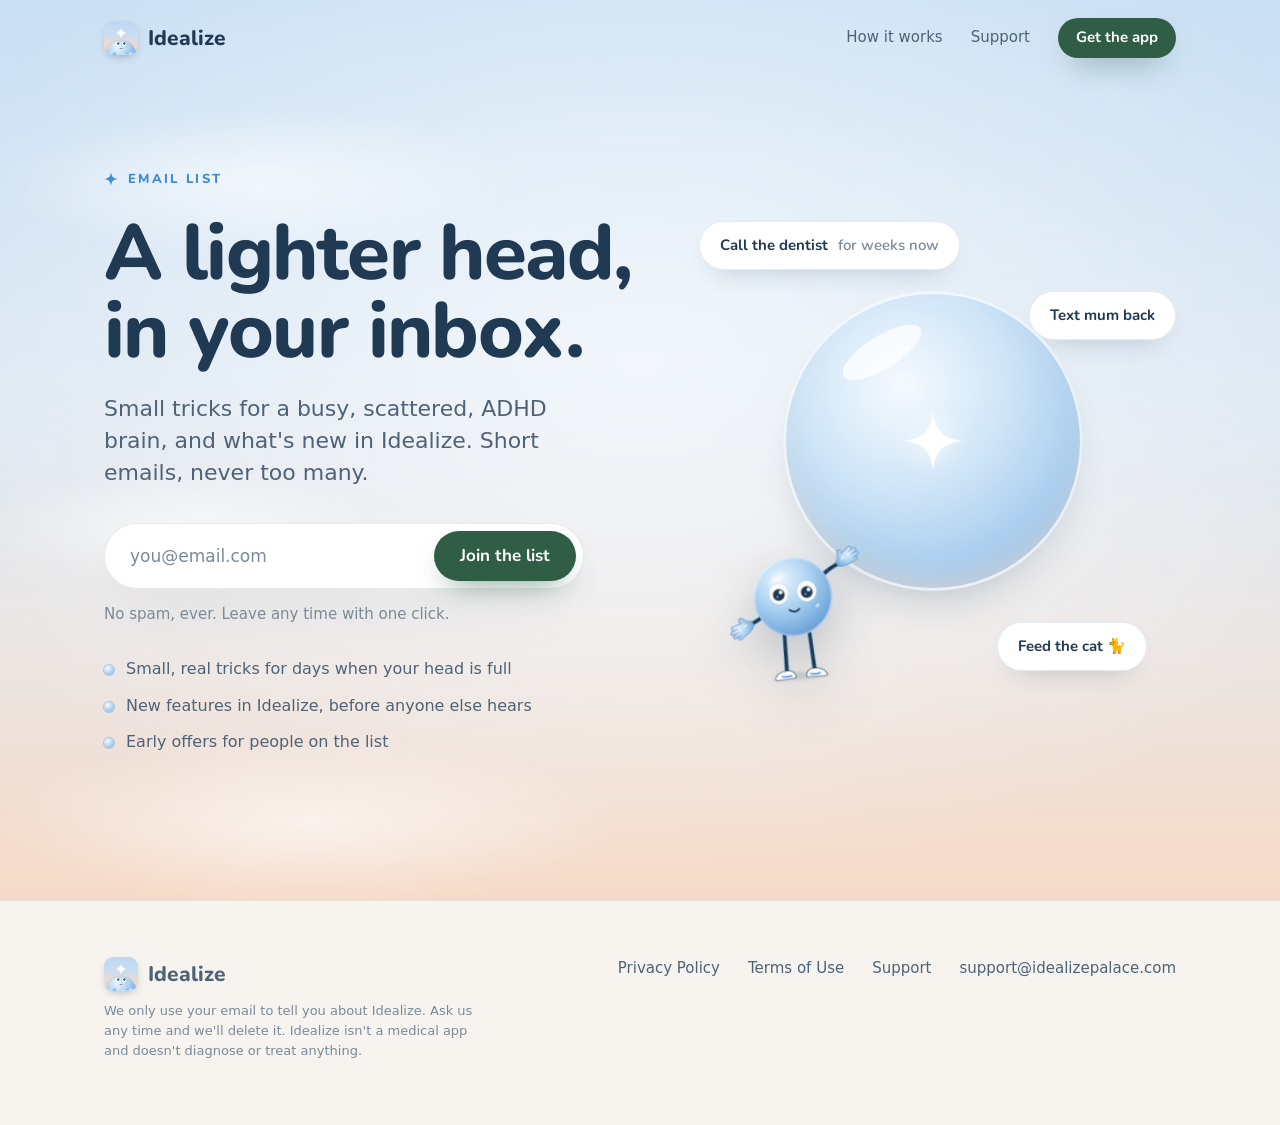
<file: list/index.html>
<!doctype html>
<html lang="en">
<head>
<meta charset="utf-8">
<meta name="viewport" content="width=device-width, initial-scale=1, viewport-fit=cover">
<title>Idealize Email List</title>
<meta name="description" content="Small tricks for a busy, scattered, ADHD brain, and what's new in Idealize. Join the Idealize email list. No spam, leave any time.">
<meta name="theme-color" content="#C9DFF3" media="(prefers-color-scheme: light)">
<meta name="theme-color" content="#16304D" media="(prefers-color-scheme: dark)">
<link rel="canonical" href="https://idealizepalace.com/list/">
<meta property="og:site_name" content="Idealize">
<meta property="og:type" content="website">
<meta property="og:url" content="https://idealizepalace.com/list/">
<meta property="og:title" content="Join the Idealize email list">
<meta property="og:description" content="Small tricks for a busy head, and what's new in Idealize.">
<meta property="og:image" content="https://idealizepalace.com/assets/img/og.png">
<meta name="twitter:card" content="summary_large_image">
<link rel="icon" href="/favicon.ico" sizes="48x48">
<link rel="icon" type="image/png" sizes="192x192" href="/assets/img/icon-192.png">
<link rel="manifest" href="/site.webmanifest">
<link rel="apple-touch-icon" href="/assets/img/apple-touch-icon.png">
<link rel="preconnect" href="https://fonts.googleapis.com">
<link rel="preconnect" href="https://fonts.gstatic.com" crossorigin>
<link href="https://fonts.googleapis.com/css2?family=Nunito:wght@600;700;800&display=swap" rel="stylesheet">
<link rel="stylesheet" href="/assets/site.css?v=2">
<style>
  .wl { min-height: 100vh; min-height: 100svh; padding: 132px 0 110px; display: flex; align-items: center; }
  .wl .wrap { display: grid; grid-template-columns: 1.05fr 0.95fr; gap: 48px; align-items: center; }
  .wl h1 { margin: 22px 0 22px; font-size: clamp(42px, 6.4vw, 78px); }
  .wl .lead { max-width: 32ch; }
  .wl-form { margin-top: 34px; max-width: 480px; }
  .wl-row { display: flex; gap: 10px; padding: 7px; border-radius: 999px; background: var(--card-solid); border: 1px solid var(--line); box-shadow: var(--shadow); }
  .wl-row input[type=email] { flex: 1; min-width: 0; border: 0; background: transparent; color: var(--ink); font: 500 17px var(--text); padding: 0 18px; outline: none; }
  .wl-row input::placeholder { color: var(--ink-3); }
  .wl-row:focus-within { box-shadow: var(--shadow), 0 0 0 3px color-mix(in srgb, var(--blue) 35%, transparent); }
  .wl-row .btn { flex: none; min-height: 50px; }
  .wl-row .btn[disabled] { opacity: .6; cursor: wait; transform: none; }
  .wl-hp { position: absolute; left: -9999px; width: 1px; height: 1px; overflow: hidden; }
  .wl-msg { min-height: 24px; margin-top: 14px; font-size: 15px; color: var(--ink-3); }
  .wl-msg.err { color: #C2462B; }
  .wl-done { display: none; margin-top: 34px; max-width: 480px; padding: 26px 28px; border-radius: 28px; background: var(--card-solid); border: 1px solid var(--line); box-shadow: var(--shadow); }
  .wl-done h3 { font-size: 24px; }
  .wl-done p { color: var(--ink-2); margin-top: 8px; }
  .wl.joined .wl-form { display: none; }
  .wl.joined .wl-done { display: block; }
  .wl-perks { list-style: none; margin-top: 30px; display: grid; gap: 12px; max-width: 440px; }
  .wl-perks li { display: flex; gap: 12px; color: var(--ink-2); font-size: 16px; }
  .wl-perks li::before { content: ""; flex: none; width: 10px; height: 10px; margin-top: 8px; border-radius: 50%; background: radial-gradient(circle at 35% 30%, #F5FAFF, #9CC6EC 70%, #7DAEDD); box-shadow: 0 0 0 1px rgba(125, 174, 221, .6); }
  .wl-art { position: relative; height: 560px; }
  .wl-art .orb-big { width: 300px; height: 300px; left: 50%; top: 50%; margin: -170px 0 0 -150px; }
  .wl-art .orb-big svg { position: absolute; left: 50%; top: 50%; width: 60px; height: 60px; transform: translate(-50%, -50%); filter: drop-shadow(0 0 14px rgba(255,255,255,.9)); z-index: 1; }
  .wl-art .peek { position: absolute; width: 150px; left: 6%; bottom: 40px; transform: rotate(-6deg); filter: drop-shadow(0 18px 24px rgba(31,58,82,.25)); animation: bob 6s ease-in-out infinite; }
  .wl-art .thought { font-size: 15px; }
  @media (max-width: 900px) {
    .wl { padding: 108px 0 80px; }
    .wl .wrap { grid-template-columns: 1fr; text-align: center; gap: 10px; }
    .wl .lead, .wl-form, .wl-done, .wl-perks { margin-left: auto; margin-right: auto; }
    .wl-perks li { text-align: left; }
    .wl-art { height: 380px; order: -1; }
    .wl-art .orb-big { width: 200px; height: 200px; margin: -110px 0 0 -100px; }
    .wl-art .peek { width: 100px; left: calc(50% - 170px); bottom: 20px; }
  }
  @media (max-width: 520px) {
    .wl-row { flex-direction: column; border-radius: 26px; padding: 8px; }
    .wl-row input[type=email] { min-height: 50px; text-align: center; }
    .wl { padding-top: 84px; }
    .wl h1 { margin: 14px 0 14px; }
    .wl-form { margin-top: 24px; }
    .wl-art { height: 190px; }
    .wl-art .orb-big { width: 150px; height: 150px; margin: -80px 0 0 -75px; }
    .wl-art .peek { width: 72px; left: calc(50% - 120px); bottom: 6px; }
    .wl-art .thought { display: none; }
  }
</style>
</head>
<body>

<header class="nav">
  <div class="wrap">
    <a class="brand" href="/"><img src="/assets/img/icon.png" alt="">Idealize</a>
    <nav>
      <a href="/#how">How it works</a>
      <a href="/support/">Support</a>
      <a class="btn small" href="https://apps.apple.com/app/apple-store/id6819672437?pt=129569890&amp;ct=website-list&amp;mt=8">Get the app</a>
    </nav>
  </div>
</header>

<main>
  <section class="sky wl" id="wl">
    <canvas class="stars" aria-hidden="true"></canvas>
    <div class="cloud" style="top:12%;width:520px;height:150px;animation-duration:140s;animation-delay:-40s"></div>
    <div class="cloud" style="top:52%;width:380px;height:120px;animation-duration:110s;animation-delay:-80s"></div>
    <div class="cloud" style="top:82%;width:620px;height:170px;animation-duration:170s;animation-delay:-10s"></div>
    <div class="wrap">
      <div>
        <span class="eyebrow"><svg viewBox="-1 -1 2 2"><path fill="currentColor" d="M0 -1C.09 -.3 .3 -.09 1 0C.3 .09 .09 .3 0 1C-.09 .3 -.3 .09 -1 0C-.3 -.09 -.09 -.3 0 -1Z"/></svg>Email list</span>
        <h1>A lighter head, in your inbox.</h1>
        <p class="lead">Small tricks for a busy, scattered, ADHD brain, and what's new in Idealize. Short emails, never too many.</p>

        <form class="wl-form" id="wl-form" novalidate>
          <div class="wl-row">
            <label for="wl-email" class="wl-hp">Email</label>
            <input id="wl-email" name="email" type="email" inputmode="email" autocomplete="email" placeholder="you@email.com" required maxlength="254">
            <button class="btn" type="submit">Join the list</button>
          </div>
          <div class="wl-hp" aria-hidden="true"><label>Leave this empty <input name="website" tabindex="-1" autocomplete="off"></label></div>
          <p class="wl-msg" id="wl-msg" role="status" aria-live="polite">No spam, ever. Leave any time with one click.</p>
        </form>

        <div class="wl-done" role="status" aria-live="polite">
          <h3 class="round">You're in ✨</h3>
          <p id="wl-done-text">Your first email is on its way soon. One less thing to remember.</p>
        </div>

        <ul class="wl-perks">
          <li>Small, real tricks for days when your head is full</li>
          <li>New features in Idealize, before anyone else hears</li>
          <li>Early offers for people on the list</li>
        </ul>
      </div>

      <div class="wl-art" aria-hidden="true">
        <div class="thought" style="left:2%;top:40px">Call the dentist <span>for weeks now</span></div>
        <div class="thought" style="right:0;top:110px;animation-delay:-3s">Text mum back</div>
        <div class="thought" style="right:6%;bottom:70px;animation-delay:-5s">Feed the cat 🐈</div>
        <div class="orb orb-big"><svg viewBox="-1 -1 2 2"><path fill="#fff" d="M0 -1C.09 -.3 .3 -.09 1 0C.3 .09 .09 .3 0 1C-.09 .3 -.3 .09 -1 0C-.3 -.09 -.09 -.3 0 -1Z"/></svg></div>
        <img class="peek" src="/assets/img/bubbles-welcome.png" alt="">
      </div>
    </div>
  </section>
</main>

<footer>
  <div class="wrap">
    <div>
      <a class="brand" href="/"><img src="/assets/img/icon.png" alt="">Idealize</a>
      <p class="small">We only use your email to tell you about Idealize. Ask us any time and we'll delete it. Idealize isn't a medical app and doesn't diagnose or treat anything.</p>
    </div>
    <div class="links">
      <a href="/privacy/">Privacy Policy</a>
      <a href="/terms/">Terms of Use</a>
      <a href="/support/">Support</a>
      <a href="mailto:support@idealizepalace.com">support@idealizepalace.com</a>
    </div>
  </div>
</footer>

<script src="/assets/site.js"></script>
<script>
(function () {
  // Emails go to the Idealize Supabase table "waitlist" (kept as the email list table; source tells where people joined). The key below is the public anon key:
  // the table only allows inserts, nobody can read the list from the browser.
  var URL_ = "https://sbcvyzttncdjzwvnengj.supabase.co/rest/v1/waitlist";
  var KEY = "eyJhbGciOiJIUzI1NiIsInR5cCI6IkpXVCJ9.eyJpc3MiOiJzdXBhYmFzZSIsInJlZiI6InNiY3Z5enR0bmNkanp3dm5lbmdqIiwicm9sZSI6ImFub24iLCJpYXQiOjE3OTEyMzQ4NDEsImV4cCI6MjEwNjgxMDg0MX0.EMh3ekMElNKpe1adjjiX3AkqHzMoOktVqNkhvdMqkRw";
  var page = document.getElementById("wl");
  var form = document.getElementById("wl-form");
  var input = document.getElementById("wl-email");
  var msg = document.getElementById("wl-msg");
  var btn = form.querySelector("button");
  var q = new URLSearchParams(location.search);
  var source = (q.get("src") || q.get("utm_source") || (document.referrer ? new URL(document.referrer).hostname : "direct")).slice(0, 60);

  function say(text, err) { msg.textContent = text; msg.classList.toggle("err", !!err); }
  function done(again) {
    if (again) document.getElementById("wl-done-text").textContent = "You were already on it, so you're all set.";
    page.classList.add("joined");
  }

  form.addEventListener("submit", function (e) {
    e.preventDefault();
    if (form.website.value) { done(); return; }
    var email = input.value.trim().toLowerCase();
    if (!/^[^\s@]+@[^\s@]+\.[^\s@]{2,}$/.test(email)) { say("That email doesn't look right, try again?", true); input.focus(); return; }
    btn.disabled = true; say("Saving…");
    fetch(URL_, {
      method: "POST",
      headers: { "apikey": KEY, "Authorization": "Bearer " + KEY, "Content-Type": "application/json", "Prefer": "return=minimal" },
      body: JSON.stringify({ email: email, source: source })
    }).then(function (r) {
      if (r.status === 201) return done(false);
      if (r.status === 409) return done(true);
      throw new Error(r.status);
    }).catch(function () {
      say("Something went wrong on our side. Try again in a minute?", true);
    }).finally(function () { btn.disabled = false; });
  });
})();
</script>
</body>
</html>
</file>
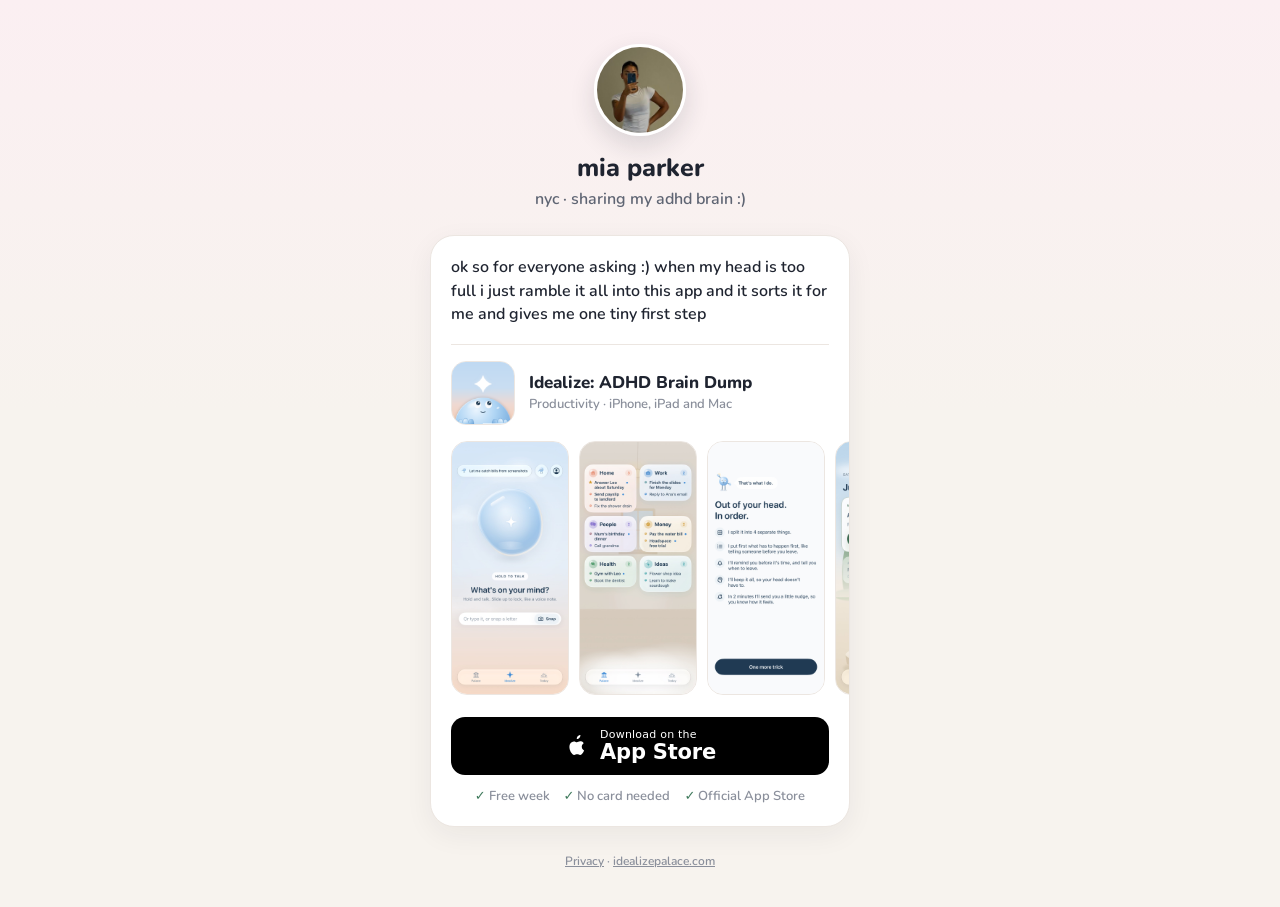
<file: mia/index.html>
<!doctype html>
<html lang="en">
<head>
<meta charset="utf-8">
<meta name="viewport" content="width=device-width, initial-scale=1, viewport-fit=cover">
<meta name="color-scheme" content="light only">
<meta http-equiv="Cache-Control" content="no-cache, no-store, must-revalidate">
<meta http-equiv="Pragma" content="no-cache">
<meta http-equiv="Expires" content="0">
<title>mia parker</title>
<meta name="description" content="the app i use when my head is too full.">
<meta name="robots" content="noindex">
<meta name="theme-color" content="#FBEFF2">
<meta property="og:title" content="the app i use for my adhd brain">
<meta property="og:description" content="i just ramble everything into it and it sorts it for me">
<meta property="og:image" content="https://idealizepalace.com/assets/img/mia-avatar-800.jpg">
<link rel="icon" type="image/png" sizes="192x192" href="/assets/img/icon-192.png">
<link rel="apple-touch-icon" href="/assets/img/apple-touch-icon.png">
<link rel="preconnect" href="https://fonts.googleapis.com">
<link rel="preconnect" href="https://fonts.gstatic.com" crossorigin>
<link href="https://fonts.googleapis.com/css2?family=Nunito:wght@600;700;800&display=swap" rel="stylesheet">
<style>
  :root { color-scheme: light; --bg1: #FBEFF2; --bg2: #F7F3EE; --card: #FFFFFF; --ink: #1F2430; --ink-2: #5F6573; --ink-3: #8A8F9B; --line: #ECE6E1; --pink: #F4C9D4; }
  * { box-sizing: border-box; }
  html, body { margin: 0; background: var(--bg2); }
  body { min-height: 100svh; background: linear-gradient(180deg, var(--bg1) 0%, var(--bg2) 45%); color: var(--ink); font: 600 17px/1.45 Nunito, ui-rounded, -apple-system, system-ui, sans-serif; display: flex; justify-content: center; padding: 44px 16px calc(36px + env(safe-area-inset-bottom)); }
  main { width: 100%; max-width: 420px; text-align: center; }
  .avatar { width: 92px; height: 92px; border-radius: 50%; object-fit: cover; display: block; margin: 0 auto; border: 3px solid #fff; box-shadow: 0 10px 26px rgba(31,36,48,.14); }
  h1 { font-size: 25px; font-weight: 800; margin: 14px 0 2px; }
  .sub { color: var(--ink-2); margin: 0 0 24px; font-size: 16px; }

  .card { background: var(--card); border: 1px solid var(--line); border-radius: 24px; padding: 20px; box-shadow: 0 8px 28px rgba(31,36,48,.06); text-align: left; }
  .note { margin: 0 0 18px; font-size: 16px; color: var(--ink); }

  .listing { display: flex; align-items: center; gap: 14px; padding-top: 16px; border-top: 1px solid var(--line); }
  .listing img { width: 64px; height: 64px; border-radius: 15px; flex: none; border: 1px solid var(--line); }
  .listing b { display: block; font-size: 17px; font-weight: 800; line-height: 1.25; }
  .listing span { display: block; color: var(--ink-3); font-size: 13px; margin-top: 2px; }

  .shots { display: flex; gap: 10px; margin: 16px -20px 0; padding: 0 20px 4px; overflow-x: auto; scrollbar-width: none; }
  .shots::-webkit-scrollbar { display: none; }
  .shots img { width: 118px; height: auto; border-radius: 16px; border: 1px solid var(--line); flex: none; }

  .badge { display: flex; align-items: center; justify-content: center; gap: 10px; margin-top: 18px; min-height: 58px; border-radius: 14px; background: #000; color: #fff; text-decoration: none; }
  .badge svg { width: 26px; height: 26px; fill: #fff; }
  .badge small { display: block; font: 500 11px/1.1 -apple-system, system-ui, sans-serif; letter-spacing: .02em; }
  .badge strong { display: block; font: 600 21px/1.1 -apple-system, system-ui, sans-serif; letter-spacing: -.01em; }
  .facts { display: flex; justify-content: center; flex-wrap: wrap; gap: 6px 14px; margin: 12px 0 0; color: var(--ink-3); font-size: 13px; }
  .facts span::before { content: "✓ "; color: #3F7A5C; }

  .tt { display: none; margin-top: 18px; font-size: 15px; color: var(--ink-2); background: #F7F5F2; border-radius: 16px; padding: 14px 16px; }
  .tt.on { display: block; }
  .tt b { color: var(--ink); }
  .tt ol { margin: 8px 0 0; padding-left: 20px; }
  .tt li { margin: 3px 0; }

  .search { margin-top: 18px; font-size: 14px; color: var(--ink-2); }
  .search b { color: var(--ink); }
  footer { margin-top: 26px; font-size: 12px; color: var(--ink-3); }
  footer a { color: var(--ink-3); }
  .copy { display: block; width: 100%; margin-top: 18px; min-height: 54px; border-radius: 14px; border: 1.5px solid var(--line); background: #fff; color: var(--ink); font: 800 17px/1.2 Nunito, ui-rounded, -apple-system, system-ui, sans-serif; cursor: pointer; box-shadow: 0 4px 14px rgba(31,36,48,.05); }
  .copy.done { border-color: #3F7A5C; color: #3F7A5C; }
  .search { margin-top: 10px; }
  .tt .or { margin: 8px 0 0; }
  .copy, #copyhint { display: none; }
  .intt .copy { display: block; }
  .intt .tt { background: none; padding: 0; }
  .intt .badge { display: none; }
  .intt .facts { margin-top: 14px; }
  .intt .tt { display: block; margin-top: 16px; }
  .copy { margin-top: 12px; }
  .ptr { display: none; position: fixed; top: 10px; right: 12px; z-index: 9; background: var(--ink); color: #fff; font-size: 14px; font-weight: 800; padding: 9px 14px; border-radius: 14px; box-shadow: 0 6px 18px rgba(0,0,0,.18); }
  .intt .ptr { display: block; }
  .intt body { padding-top: 74px; }
</style>
<script>if (/musical_ly|BytedanceWebview|TikTok|Bytedance/i.test(navigator.userAgent || "")) document.documentElement.classList.add("intt");</script>
</head>
<body>
<div class="ptr">to download: tap ··· then open in browser ↗</div>
<main>
  <img class="avatar" src="/assets/img/mia-avatar-800.jpg" alt="mia">
  <h1>mia parker</h1>
  <p class="sub">nyc · sharing my adhd brain :)</p>

  <div class="card">
    <p class="note">ok so for everyone asking :) when my head is too full i just ramble it all into this app and it sorts it for me and gives me one tiny first step</p>

    <div class="listing">
      <img src="/assets/img/icon-192.png" alt="Idealize app icon">
      <div><b>Idealize: ADHD Brain Dump</b><span>Productivity · iPhone, iPad and Mac</span></div>
    </div>

    <div class="shots" aria-label="App screenshots">
      <img src="/assets/img/home.jpg" alt="Hold the bubble and talk" loading="lazy">
      <img src="/assets/img/palace-areas.jpg" alt="Everything sorted into Home, Work, People, Money, Health and Ideas" loading="lazy">
      <img src="/assets/img/sorted.jpg" alt="It splits what you said into separate things" loading="lazy">
      <img src="/assets/img/today.jpg" alt="Today shows just one thing first" loading="lazy">
    </div>

    <a class="badge" id="get" href="https://apps.apple.com/app/apple-store/id6819672437?pt=129569890&amp;ct=tt-mia&amp;mt=8">
      <svg viewBox="0 0 24 24" aria-hidden="true"><path d="M16.37 12.6c.02 2.5 2.2 3.33 2.23 3.34-.02.06-.35 1.19-1.15 2.36-.69 1.01-1.41 2.02-2.55 2.04-1.11.02-1.47-.66-2.75-.66-1.27 0-1.67.64-2.73.68-1.1.04-1.94-1.09-2.64-2.1-1.43-2.07-2.53-5.85-1.06-8.4.73-1.27 2.04-2.07 3.46-2.09 1.08-.02 2.1.73 2.76.73.66 0 1.9-.9 3.2-.77.55.02 2.08.22 3.06 1.66-.08.05-1.83 1.07-1.83 3.2ZM14.27 4.46c.58-.71.98-1.69.87-2.67-.84.03-1.86.56-2.46 1.27-.54.62-1.01 1.62-.88 2.58.94.07 1.89-.48 2.47-1.18Z"/></svg>
      <div><small>Download on the</small><strong>App Store</strong></div>
    </a>
    <div class="facts"><span>Free week</span><span>No card needed</span><span>Official App Store</span></div>

  </div>

  <footer><a href="/privacy/">Privacy</a> · <a href="/">idealizepalace.com</a></footer>
</main>
<script>
  (function () {
    var K = "phc_vDJv6ztknBA2YRVR6KC6F3j2TRK58YtbgSRV9fyjnZep";
    var tt = /musical_ly|BytedanceWebview|TikTok|Bytedance/i.test(navigator.userAgent || "");
    var get = document.getElementById("get"), copy = document.getElementById("copy"), hint = document.getElementById("copyhint");
    var ct = (get.href.match(/ct=([a-z0-9-]+)/) || [])[1] || "";
    var page = location.pathname.replace(/\//g, "") || "home";
    var id = "web-" + Math.random().toString(36).slice(2) + Date.now().toString(36);
    function ev(name) {
      try {
        fetch("https://eu.i.posthog.com/capture/", { method: "POST", mode: "no-cors", keepalive: true, headers: { "Content-Type": "text/plain" },
          body: JSON.stringify({ api_key: K, event: name, distinct_id: id, properties: { $process_person_profile: false, $geoip_disable: true, page: page, ct: ct, in_tiktok: tt, $current_url: location.origin + location.pathname } }) });
      } catch (e) {}
    }
    ev("link_page_view");
    get.addEventListener("click", function () { ev("link_download_tap"); });
    function done() { copy.textContent = "copied ✓"; copy.classList.add("done"); hint.style.display = "block"; hint.innerHTML = "now open the <b>app store</b>, tap search and paste"; }
    function fallback() {
      var t = document.createElement("textarea"); t.value = "Idealize ADHD"; t.setAttribute("readonly", ""); t.style.position = "fixed"; t.style.opacity = "0";
      document.body.appendChild(t); t.select(); t.setSelectionRange(0, 99);
      try { document.execCommand("copy"); } catch (e) {}
      document.body.removeChild(t); done();
    }
    if (copy) copy.addEventListener("click", function () {
      ev("link_copy_tap");
      if (navigator.clipboard && navigator.clipboard.writeText) navigator.clipboard.writeText("Idealize ADHD").then(done, fallback); else fallback();
    });
  })();
</script>
</body>
</html>
</file>
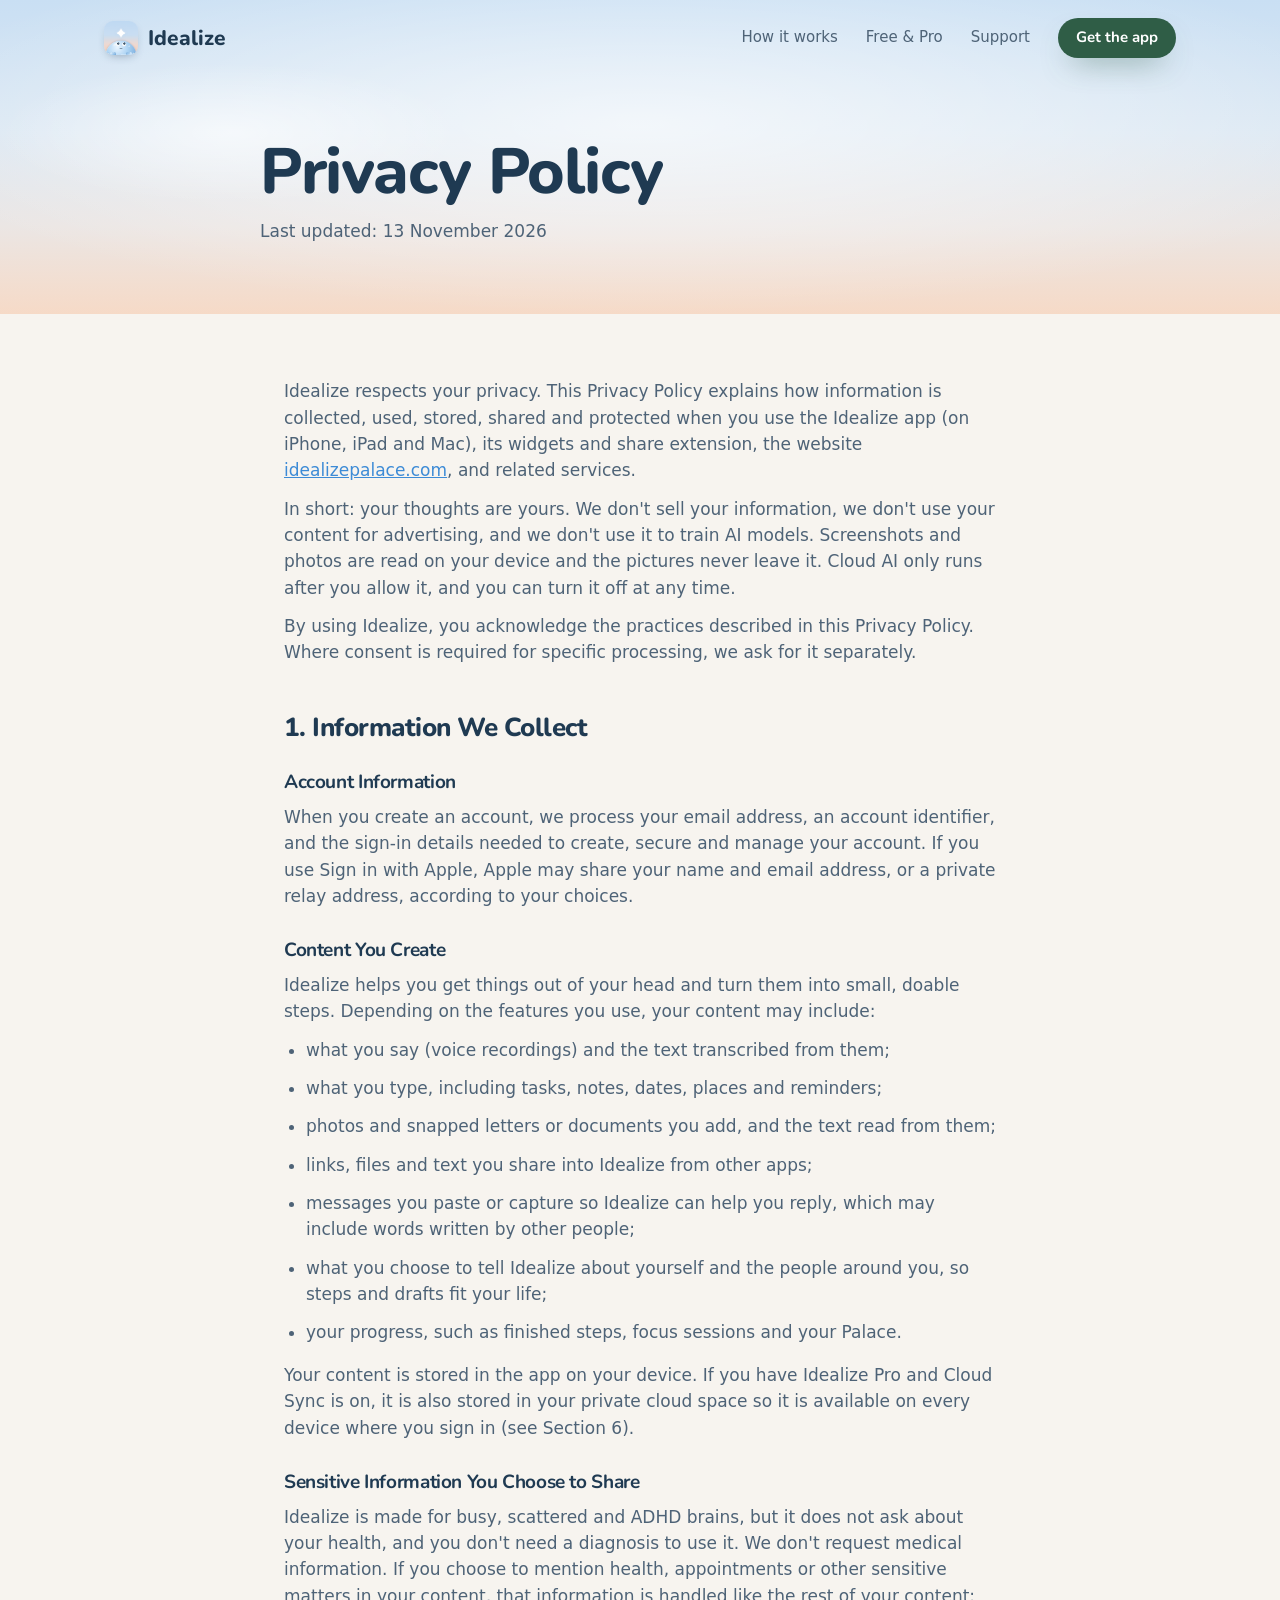
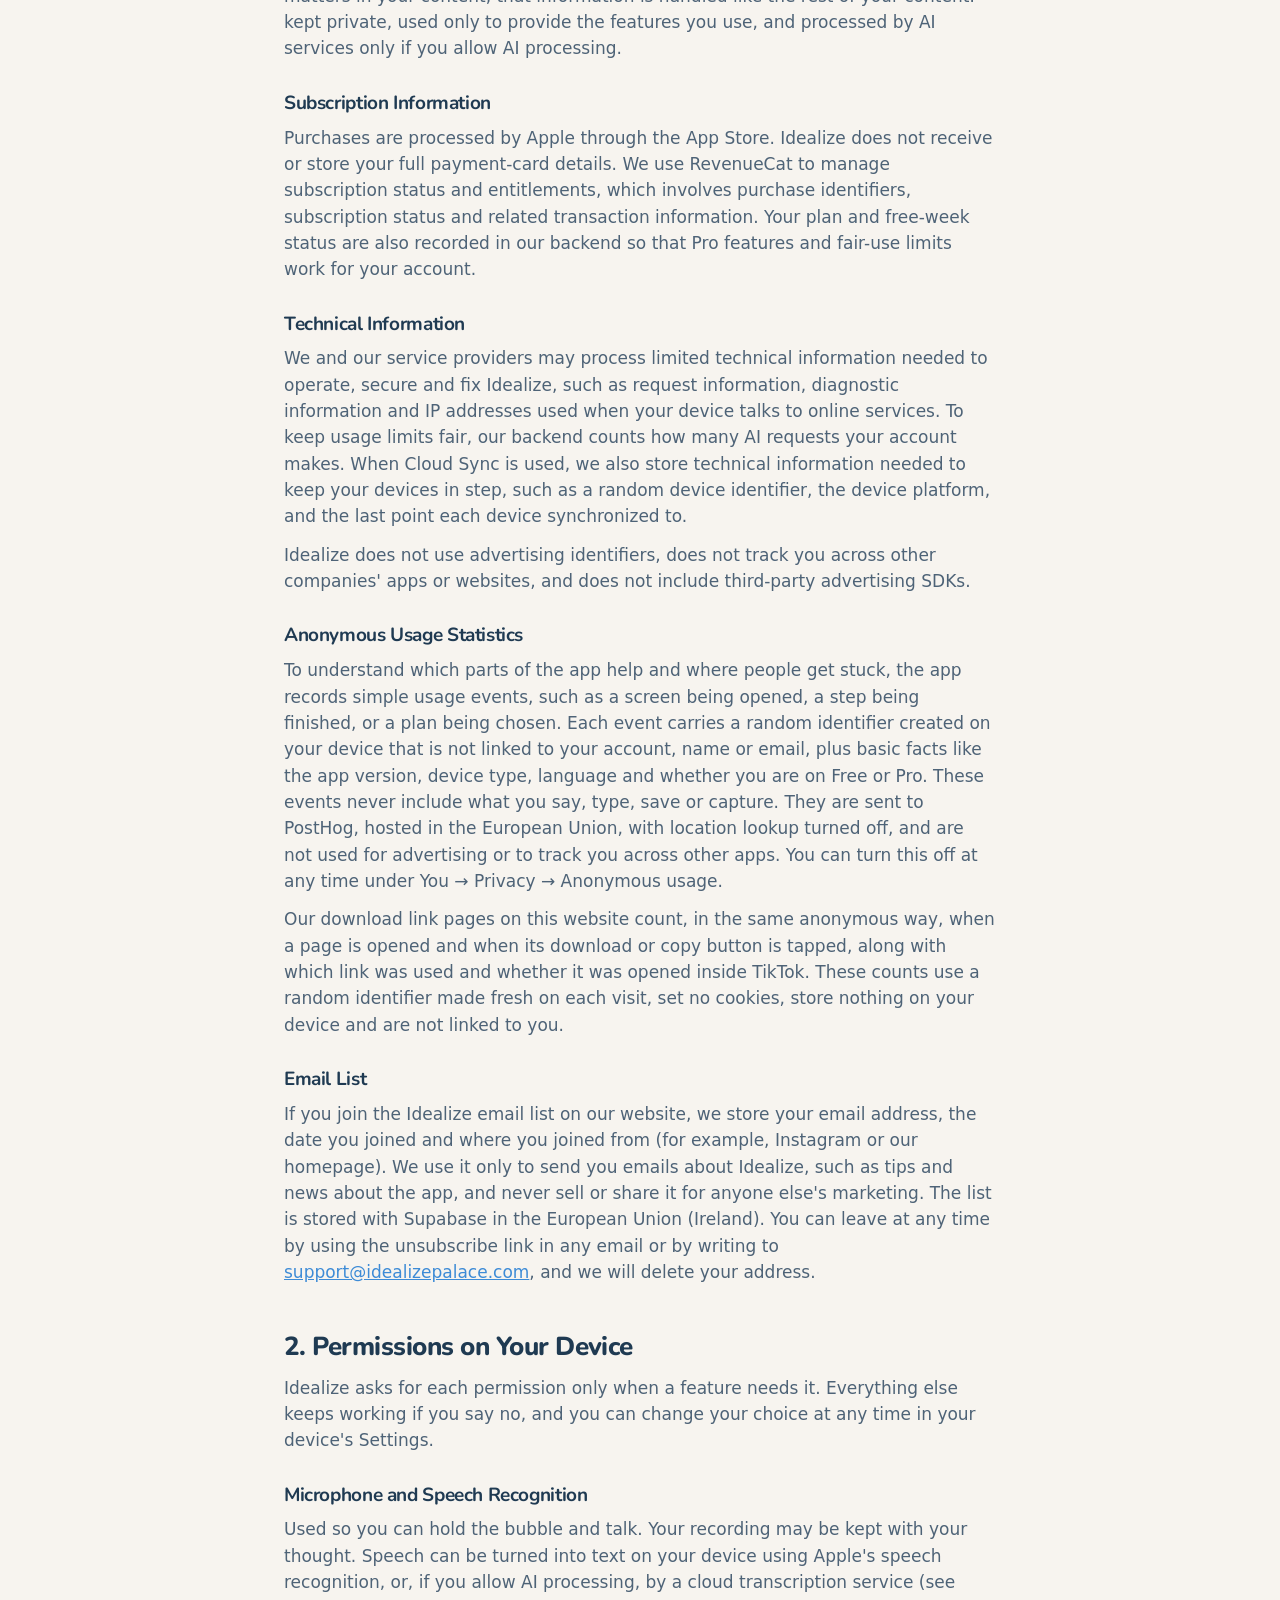
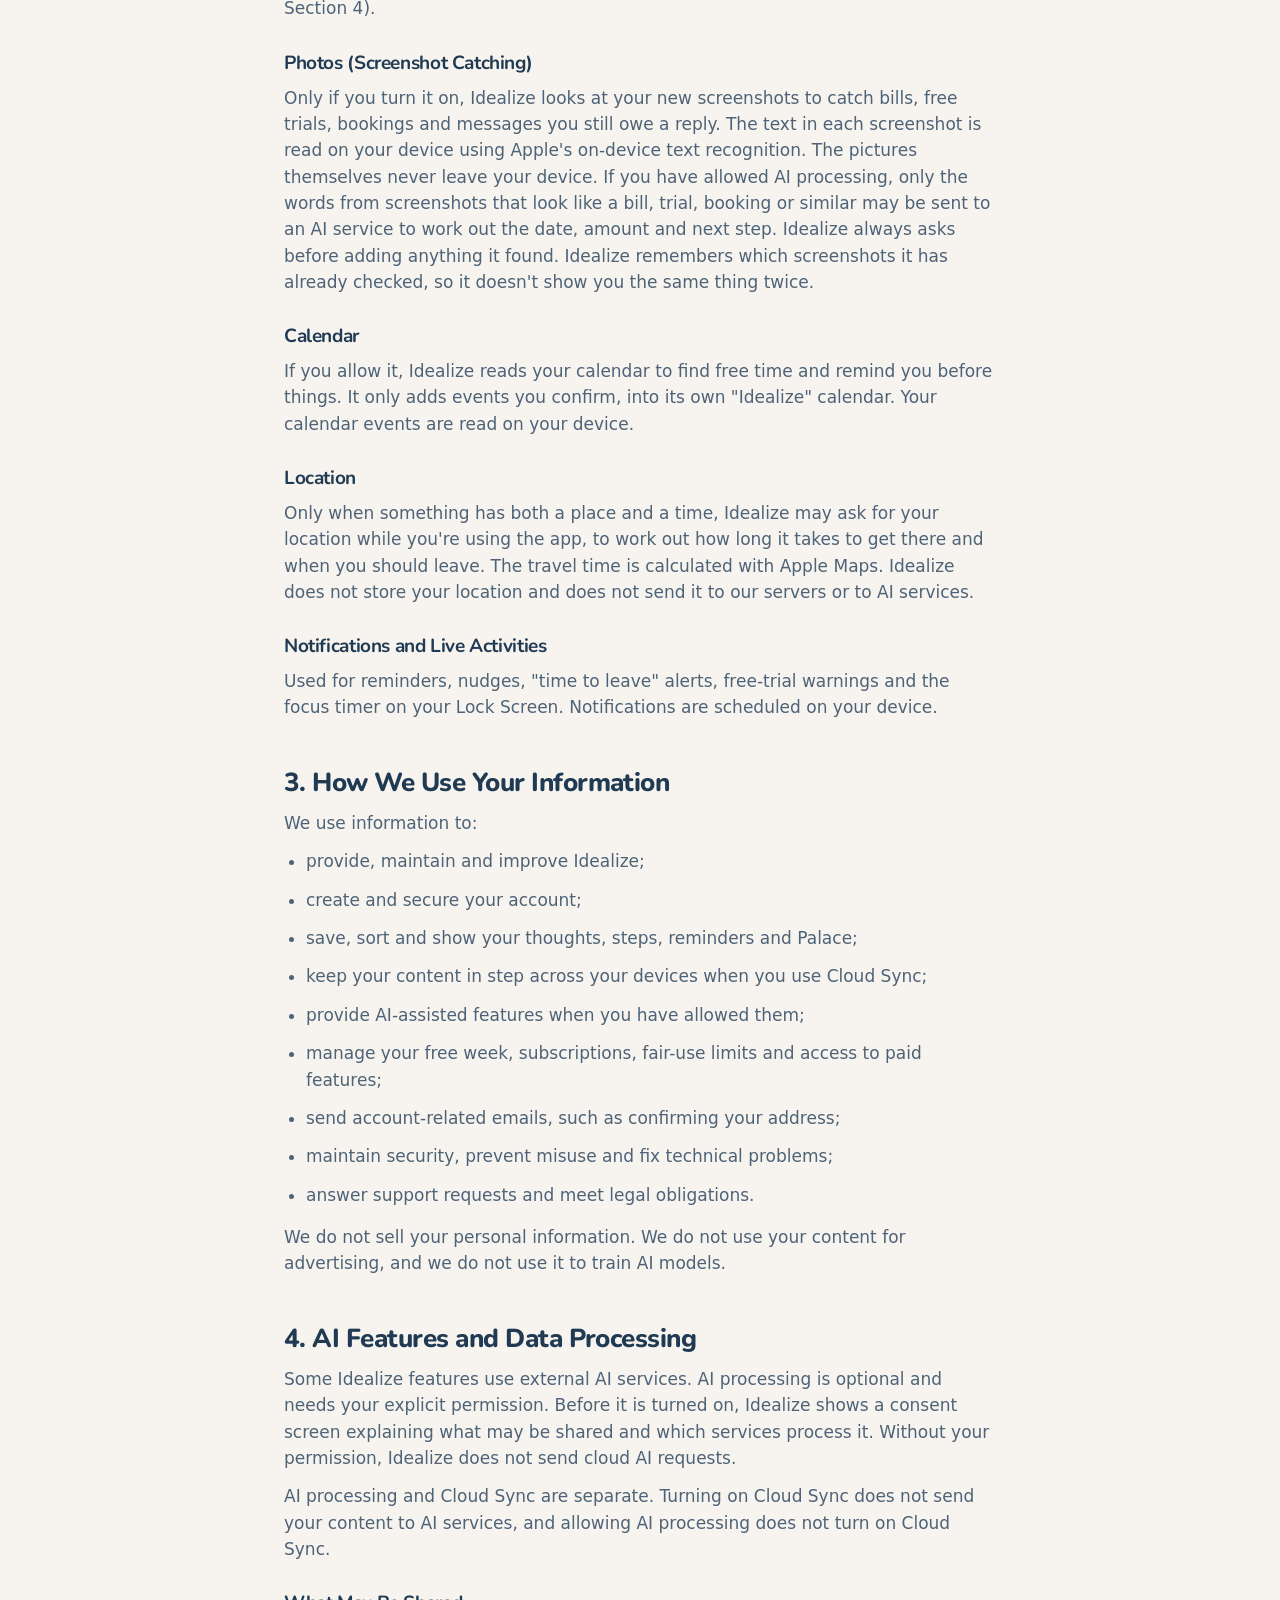
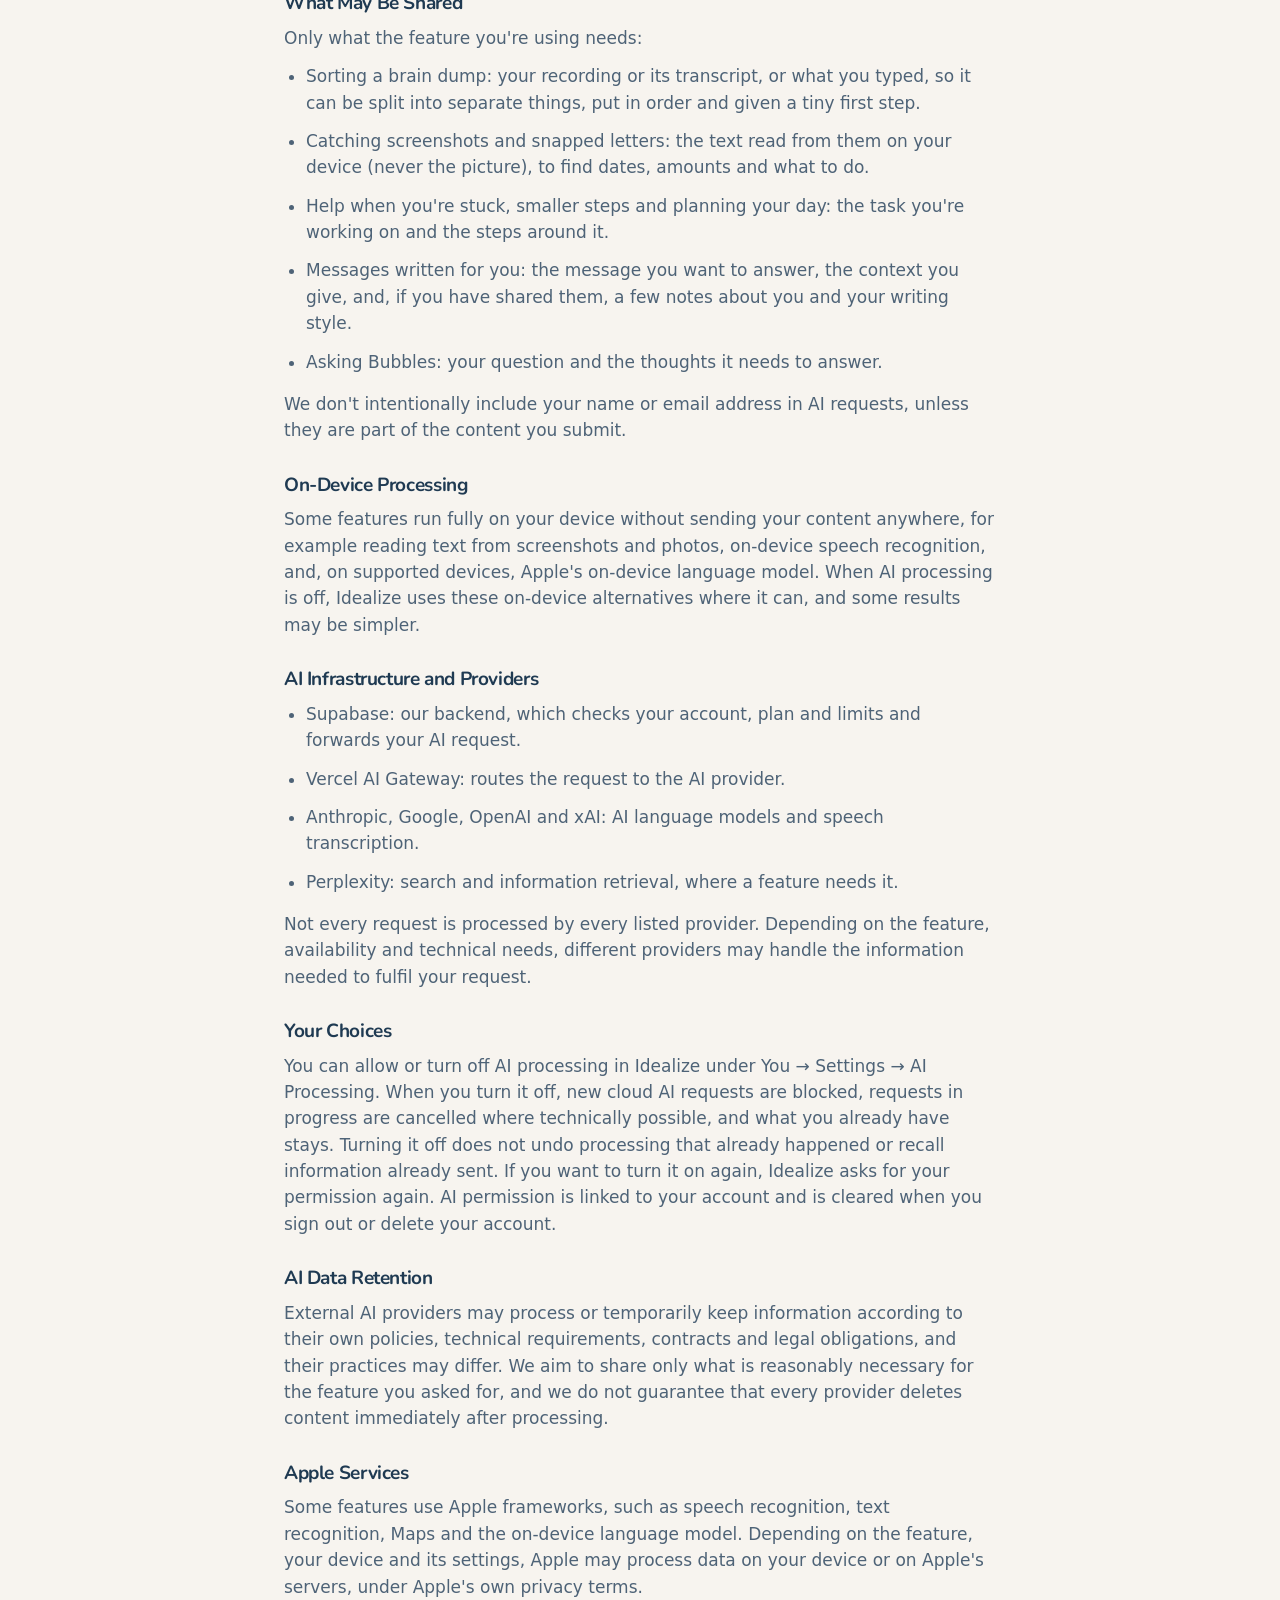
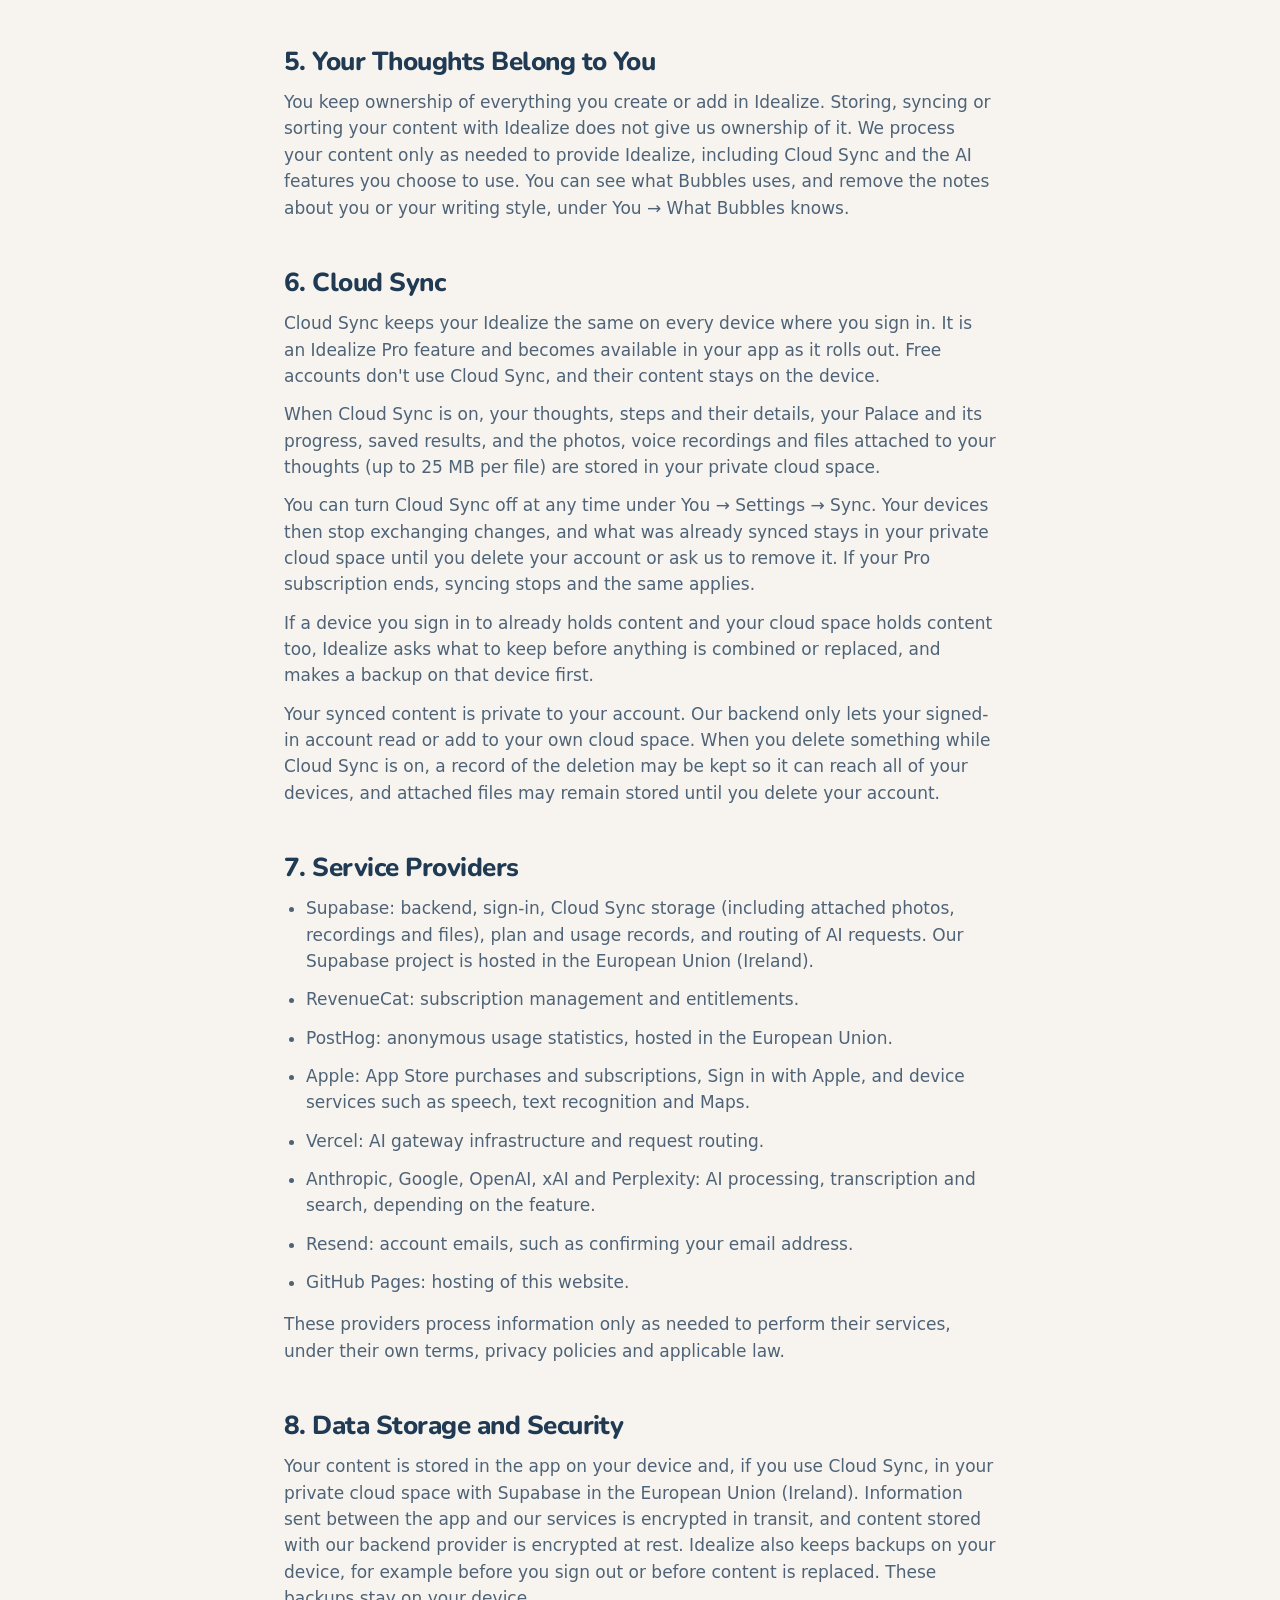
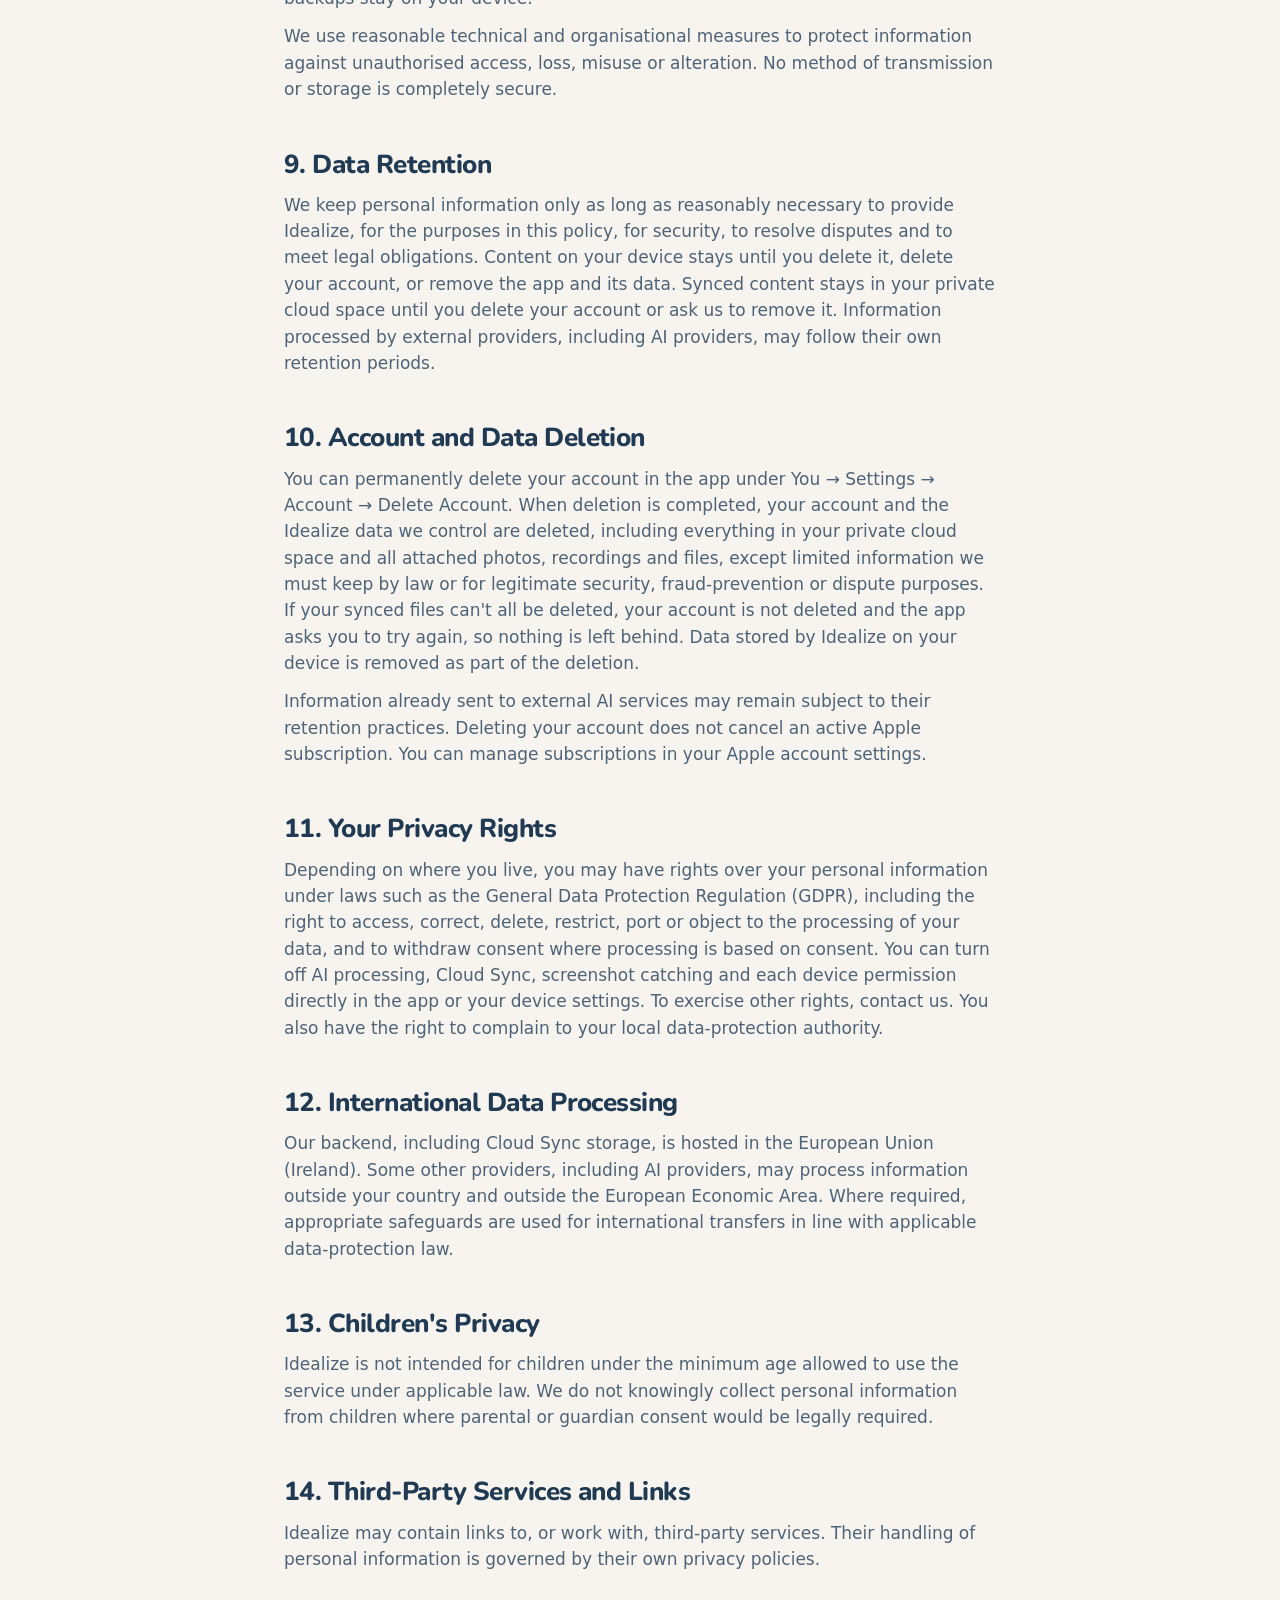
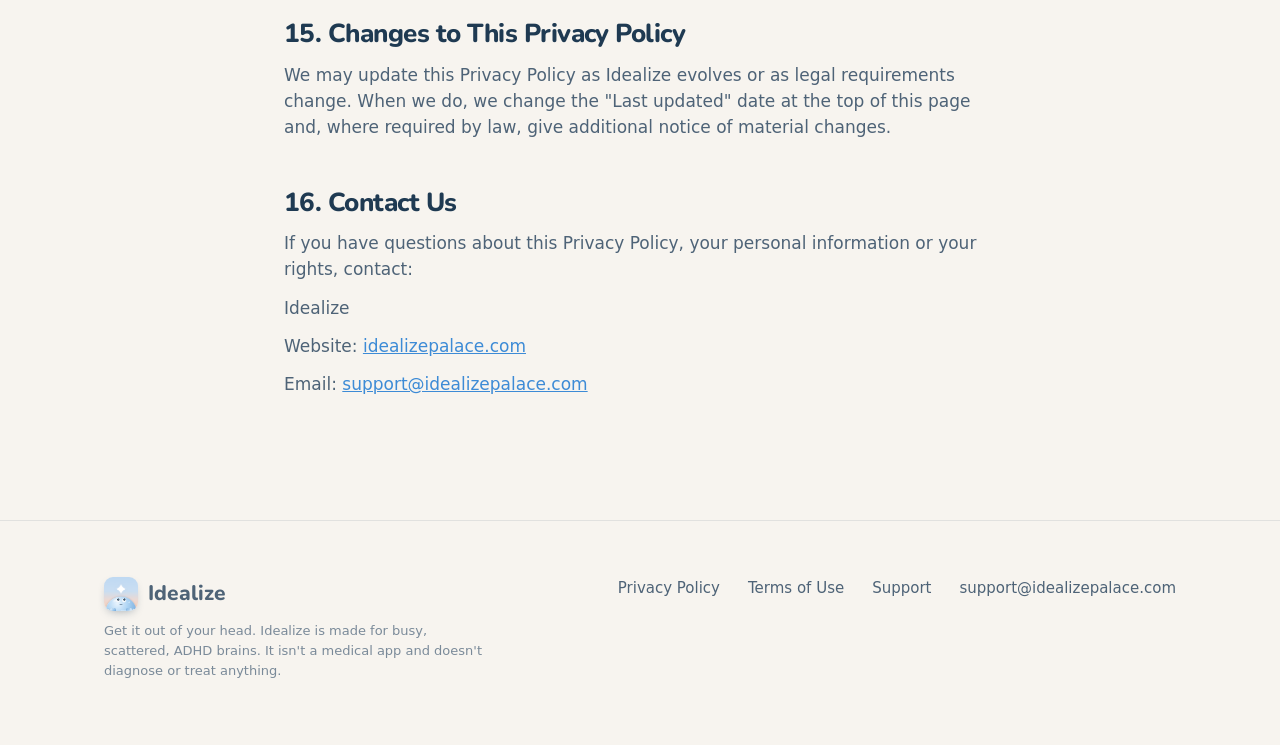
<file: privacy/index.html>
<!doctype html>
<html lang="en">
<head>
<meta charset="utf-8">
<meta name="viewport" content="width=device-width, initial-scale=1, viewport-fit=cover">
<title>Privacy Policy · Idealize</title>
<meta name="description" content="How Idealize collects, uses, stores and protects your information.">
<link rel="canonical" href="https://idealizepalace.com/privacy/">
<meta name="theme-color" content="#C9DFF3" media="(prefers-color-scheme: light)">
<meta name="theme-color" content="#16304D" media="(prefers-color-scheme: dark)">
<link rel="icon" href="/favicon.ico" sizes="48x48">
<link rel="icon" type="image/png" sizes="192x192" href="/assets/img/icon-192.png">
<link rel="manifest" href="/site.webmanifest">
<link rel="apple-touch-icon" href="/assets/img/apple-touch-icon.png">
<link rel="preconnect" href="https://fonts.googleapis.com">
<link rel="preconnect" href="https://fonts.gstatic.com" crossorigin>
<link href="https://fonts.googleapis.com/css2?family=Nunito:wght@600;700;800&display=swap" rel="stylesheet">
<link rel="stylesheet" href="/assets/site.css?v=2">
</head>
<body>
<header class="nav">
  <div class="wrap">
    <a class="brand" href="/"><img src="/assets/img/icon.png" alt="">Idealize</a>
    <nav>
      <a href="/#how">How it works</a>
      <a href="/#free">Free &amp; Pro</a>
      <a href="/support/">Support</a>
      <a class="btn small" href="https://apps.apple.com/app/apple-store/id6819672437?pt=129569890&amp;ct=website&amp;mt=8">Get the app</a>
    </nav>
  </div>
</header>
<main>
  <section class="sky page-head">
    <canvas class="stars" aria-hidden="true"></canvas>
    <div class="cloud" style="top:20%;width:460px;height:140px;animation-duration:130s;animation-delay:-60s"></div>
    <div class="wrap"><h1>Privacy Policy</h1><p class="muted">Last updated: 13 November 2026</p></div>
  </section>
  <article class="doc">
    <p>Idealize respects your privacy. This Privacy Policy explains how information is collected, used, stored, shared and protected when you use the Idealize app (on iPhone, iPad and Mac), its widgets and share extension, the website <a href="https://idealizepalace.com">idealizepalace.com</a>, and related services.</p>
    <p>In short: your thoughts are yours. We don't sell your information, we don't use your content for advertising, and we don't use it to train AI models. Screenshots and photos are read on your device and the pictures never leave it. Cloud AI only runs after you allow it, and you can turn it off at any time.</p>
    <p>By using Idealize, you acknowledge the practices described in this Privacy Policy. Where consent is required for specific processing, we ask for it separately.</p>
    <h2>1. Information We Collect</h2>
    <h3>Account Information</h3>
    <p>When you create an account, we process your email address, an account identifier, and the sign-in details needed to create, secure and manage your account. If you use Sign in with Apple, Apple may share your name and email address, or a private relay address, according to your choices.</p>
    <h3>Content You Create</h3>
    <p>Idealize helps you get things out of your head and turn them into small, doable steps. Depending on the features you use, your content may include:</p>
    <ul>
    <li>what you say (voice recordings) and the text transcribed from them;</li>
    <li>what you type, including tasks, notes, dates, places and reminders;</li>
    <li>photos and snapped letters or documents you add, and the text read from them;</li>
    <li>links, files and text you share into Idealize from other apps;</li>
    <li>messages you paste or capture so Idealize can help you reply, which may include words written by other people;</li>
    <li>what you choose to tell Idealize about yourself and the people around you, so steps and drafts fit your life;</li>
    <li>your progress, such as finished steps, focus sessions and your Palace.</li>
    </ul>
    <p>Your content is stored in the app on your device. If you have Idealize Pro and Cloud Sync is on, it is also stored in your private cloud space so it is available on every device where you sign in (see Section 6).</p>
    <h3>Sensitive Information You Choose to Share</h3>
    <p>Idealize is made for busy, scattered and ADHD brains, but it does not ask about your health, and you don't need a diagnosis to use it. We don't request medical information. If you choose to mention health, appointments or other sensitive matters in your content, that information is handled like the rest of your content: kept private, used only to provide the features you use, and processed by AI services only if you allow AI processing.</p>
    <h3>Subscription Information</h3>
    <p>Purchases are processed by Apple through the App Store. Idealize does not receive or store your full payment-card details. We use RevenueCat to manage subscription status and entitlements, which involves purchase identifiers, subscription status and related transaction information. Your plan and free-week status are also recorded in our backend so that Pro features and fair-use limits work for your account.</p>
    <h3>Technical Information</h3>
    <p>We and our service providers may process limited technical information needed to operate, secure and fix Idealize, such as request information, diagnostic information and IP addresses used when your device talks to online services. To keep usage limits fair, our backend counts how many AI requests your account makes. When Cloud Sync is used, we also store technical information needed to keep your devices in step, such as a random device identifier, the device platform, and the last point each device synchronized to.</p>
    <p>Idealize does not use advertising identifiers, does not track you across other companies' apps or websites, and does not include third-party advertising SDKs.</p>
    <h3>Anonymous Usage Statistics</h3>
    <p>To understand which parts of the app help and where people get stuck, the app records simple usage events, such as a screen being opened, a step being finished, or a plan being chosen. Each event carries a random identifier created on your device that is not linked to your account, name or email, plus basic facts like the app version, device type, language and whether you are on Free or Pro. These events never include what you say, type, save or capture. They are sent to PostHog, hosted in the European Union, with location lookup turned off, and are not used for advertising or to track you across other apps. You can turn this off at any time under You → Privacy → Anonymous usage.</p>
    <p>Our download link pages on this website count, in the same anonymous way, when a page is opened and when its download or copy button is tapped, along with which link was used and whether it was opened inside TikTok. These counts use a random identifier made fresh on each visit, set no cookies, store nothing on your device and are not linked to you.</p>
    <h3>Email List</h3>
    <p>If you join the Idealize email list on our website, we store your email address, the date you joined and where you joined from (for example, Instagram or our homepage). We use it only to send you emails about Idealize, such as tips and news about the app, and never sell or share it for anyone else's marketing. The list is stored with Supabase in the European Union (Ireland). You can leave at any time by using the unsubscribe link in any email or by writing to <a href="mailto:support@idealizepalace.com">support@idealizepalace.com</a>, and we will delete your address.</p>
    <h2>2. Permissions on Your Device</h2>
    <p>Idealize asks for each permission only when a feature needs it. Everything else keeps working if you say no, and you can change your choice at any time in your device's Settings.</p>
    <h3>Microphone and Speech Recognition</h3>
    <p>Used so you can hold the bubble and talk. Your recording may be kept with your thought. Speech can be turned into text on your device using Apple's speech recognition, or, if you allow AI processing, by a cloud transcription service (see Section 4).</p>
    <h3>Photos (Screenshot Catching)</h3>
    <p>Only if you turn it on, Idealize looks at your new screenshots to catch bills, free trials, bookings and messages you still owe a reply. The text in each screenshot is read on your device using Apple's on-device text recognition. The pictures themselves never leave your device. If you have allowed AI processing, only the words from screenshots that look like a bill, trial, booking or similar may be sent to an AI service to work out the date, amount and next step. Idealize always asks before adding anything it found. Idealize remembers which screenshots it has already checked, so it doesn't show you the same thing twice.</p>
    <h3>Calendar</h3>
    <p>If you allow it, Idealize reads your calendar to find free time and remind you before things. It only adds events you confirm, into its own "Idealize" calendar. Your calendar events are read on your device.</p>
    <h3>Location</h3>
    <p>Only when something has both a place and a time, Idealize may ask for your location while you're using the app, to work out how long it takes to get there and when you should leave. The travel time is calculated with Apple Maps. Idealize does not store your location and does not send it to our servers or to AI services.</p>
    <h3>Notifications and Live Activities</h3>
    <p>Used for reminders, nudges, "time to leave" alerts, free-trial warnings and the focus timer on your Lock Screen. Notifications are scheduled on your device.</p>
    <h2>3. How We Use Your Information</h2>
    <p>We use information to:</p>
    <ul>
    <li>provide, maintain and improve Idealize;</li>
    <li>create and secure your account;</li>
    <li>save, sort and show your thoughts, steps, reminders and Palace;</li>
    <li>keep your content in step across your devices when you use Cloud Sync;</li>
    <li>provide AI-assisted features when you have allowed them;</li>
    <li>manage your free week, subscriptions, fair-use limits and access to paid features;</li>
    <li>send account-related emails, such as confirming your address;</li>
    <li>maintain security, prevent misuse and fix technical problems;</li>
    <li>answer support requests and meet legal obligations.</li>
    </ul>
    <p>We do not sell your personal information. We do not use your content for advertising, and we do not use it to train AI models.</p>
    <h2>4. AI Features and Data Processing</h2>
    <p>Some Idealize features use external AI services. AI processing is optional and needs your explicit permission. Before it is turned on, Idealize shows a consent screen explaining what may be shared and which services process it. Without your permission, Idealize does not send cloud AI requests.</p>
    <p>AI processing and Cloud Sync are separate. Turning on Cloud Sync does not send your content to AI services, and allowing AI processing does not turn on Cloud Sync.</p>
    <h3>What May Be Shared</h3>
    <p>Only what the feature you're using needs:</p>
    <ul>
    <li>Sorting a brain dump: your recording or its transcript, or what you typed, so it can be split into separate things, put in order and given a tiny first step.</li>
    <li>Catching screenshots and snapped letters: the text read from them on your device (never the picture), to find dates, amounts and what to do.</li>
    <li>Help when you're stuck, smaller steps and planning your day: the task you're working on and the steps around it.</li>
    <li>Messages written for you: the message you want to answer, the context you give, and, if you have shared them, a few notes about you and your writing style.</li>
    <li>Asking Bubbles: your question and the thoughts it needs to answer.</li>
    </ul>
    <p>We don't intentionally include your name or email address in AI requests, unless they are part of the content you submit.</p>
    <h3>On-Device Processing</h3>
    <p>Some features run fully on your device without sending your content anywhere, for example reading text from screenshots and photos, on-device speech recognition, and, on supported devices, Apple's on-device language model. When AI processing is off, Idealize uses these on-device alternatives where it can, and some results may be simpler.</p>
    <h3>AI Infrastructure and Providers</h3>
    <ul>
    <li>Supabase: our backend, which checks your account, plan and limits and forwards your AI request.</li>
    <li>Vercel AI Gateway: routes the request to the AI provider.</li>
    <li>Anthropic, Google, OpenAI and xAI: AI language models and speech transcription.</li>
    <li>Perplexity: search and information retrieval, where a feature needs it.</li>
    </ul>
    <p>Not every request is processed by every listed provider. Depending on the feature, availability and technical needs, different providers may handle the information needed to fulfil your request.</p>
    <h3>Your Choices</h3>
    <p>You can allow or turn off AI processing in Idealize under You → Settings → AI Processing. When you turn it off, new cloud AI requests are blocked, requests in progress are cancelled where technically possible, and what you already have stays. Turning it off does not undo processing that already happened or recall information already sent. If you want to turn it on again, Idealize asks for your permission again. AI permission is linked to your account and is cleared when you sign out or delete your account.</p>
    <h3>AI Data Retention</h3>
    <p>External AI providers may process or temporarily keep information according to their own policies, technical requirements, contracts and legal obligations, and their practices may differ. We aim to share only what is reasonably necessary for the feature you asked for, and we do not guarantee that every provider deletes content immediately after processing.</p>
    <h3>Apple Services</h3>
    <p>Some features use Apple frameworks, such as speech recognition, text recognition, Maps and the on-device language model. Depending on the feature, your device and its settings, Apple may process data on your device or on Apple's servers, under Apple's own privacy terms.</p>
    <h2>5. Your Thoughts Belong to You</h2>
    <p>You keep ownership of everything you create or add in Idealize. Storing, syncing or sorting your content with Idealize does not give us ownership of it. We process your content only as needed to provide Idealize, including Cloud Sync and the AI features you choose to use. You can see what Bubbles uses, and remove the notes about you or your writing style, under You → What Bubbles knows.</p>
    <h2>6. Cloud Sync</h2>
    <p>Cloud Sync keeps your Idealize the same on every device where you sign in. It is an Idealize Pro feature and becomes available in your app as it rolls out. Free accounts don't use Cloud Sync, and their content stays on the device.</p>
    <p>When Cloud Sync is on, your thoughts, steps and their details, your Palace and its progress, saved results, and the photos, voice recordings and files attached to your thoughts (up to 25 MB per file) are stored in your private cloud space.</p>
    <p>You can turn Cloud Sync off at any time under You → Settings → Sync. Your devices then stop exchanging changes, and what was already synced stays in your private cloud space until you delete your account or ask us to remove it. If your Pro subscription ends, syncing stops and the same applies.</p>
    <p>If a device you sign in to already holds content and your cloud space holds content too, Idealize asks what to keep before anything is combined or replaced, and makes a backup on that device first.</p>
    <p>Your synced content is private to your account. Our backend only lets your signed-in account read or add to your own cloud space. When you delete something while Cloud Sync is on, a record of the deletion may be kept so it can reach all of your devices, and attached files may remain stored until you delete your account.</p>
    <h2>7. Service Providers</h2>
    <ul>
    <li>Supabase: backend, sign-in, Cloud Sync storage (including attached photos, recordings and files), plan and usage records, and routing of AI requests. Our Supabase project is hosted in the European Union (Ireland).</li>
    <li>RevenueCat: subscription management and entitlements.</li>
    <li>PostHog: anonymous usage statistics, hosted in the European Union.</li>
    <li>Apple: App Store purchases and subscriptions, Sign in with Apple, and device services such as speech, text recognition and Maps.</li>
    <li>Vercel: AI gateway infrastructure and request routing.</li>
    <li>Anthropic, Google, OpenAI, xAI and Perplexity: AI processing, transcription and search, depending on the feature.</li>
    <li>Resend: account emails, such as confirming your email address.</li>
    <li>GitHub Pages: hosting of this website.</li>
    </ul>
    <p>These providers process information only as needed to perform their services, under their own terms, privacy policies and applicable law.</p>
    <h2>8. Data Storage and Security</h2>
    <p>Your content is stored in the app on your device and, if you use Cloud Sync, in your private cloud space with Supabase in the European Union (Ireland). Information sent between the app and our services is encrypted in transit, and content stored with our backend provider is encrypted at rest. Idealize also keeps backups on your device, for example before you sign out or before content is replaced. These backups stay on your device.</p>
    <p>We use reasonable technical and organisational measures to protect information against unauthorised access, loss, misuse or alteration. No method of transmission or storage is completely secure.</p>
    <h2>9. Data Retention</h2>
    <p>We keep personal information only as long as reasonably necessary to provide Idealize, for the purposes in this policy, for security, to resolve disputes and to meet legal obligations. Content on your device stays until you delete it, delete your account, or remove the app and its data. Synced content stays in your private cloud space until you delete your account or ask us to remove it. Information processed by external providers, including AI providers, may follow their own retention periods.</p>
    <h2>10. Account and Data Deletion</h2>
    <p>You can permanently delete your account in the app under You → Settings → Account → Delete Account. When deletion is completed, your account and the Idealize data we control are deleted, including everything in your private cloud space and all attached photos, recordings and files, except limited information we must keep by law or for legitimate security, fraud-prevention or dispute purposes. If your synced files can't all be deleted, your account is not deleted and the app asks you to try again, so nothing is left behind. Data stored by Idealize on your device is removed as part of the deletion.</p>
    <p>Information already sent to external AI services may remain subject to their retention practices. Deleting your account does not cancel an active Apple subscription. You can manage subscriptions in your Apple account settings.</p>
    <h2>11. Your Privacy Rights</h2>
    <p>Depending on where you live, you may have rights over your personal information under laws such as the General Data Protection Regulation (GDPR), including the right to access, correct, delete, restrict, port or object to the processing of your data, and to withdraw consent where processing is based on consent. You can turn off AI processing, Cloud Sync, screenshot catching and each device permission directly in the app or your device settings. To exercise other rights, contact us. You also have the right to complain to your local data-protection authority.</p>
    <h2>12. International Data Processing</h2>
    <p>Our backend, including Cloud Sync storage, is hosted in the European Union (Ireland). Some other providers, including AI providers, may process information outside your country and outside the European Economic Area. Where required, appropriate safeguards are used for international transfers in line with applicable data-protection law.</p>
    <h2>13. Children's Privacy</h2>
    <p>Idealize is not intended for children under the minimum age allowed to use the service under applicable law. We do not knowingly collect personal information from children where parental or guardian consent would be legally required.</p>
    <h2>14. Third-Party Services and Links</h2>
    <p>Idealize may contain links to, or work with, third-party services. Their handling of personal information is governed by their own privacy policies.</p>
    <h2>15. Changes to This Privacy Policy</h2>
    <p>We may update this Privacy Policy as Idealize evolves or as legal requirements change. When we do, we change the "Last updated" date at the top of this page and, where required by law, give additional notice of material changes.</p>
    <h2>16. Contact Us</h2>
    <p>If you have questions about this Privacy Policy, your personal information or your rights, contact:</p>
    <p>Idealize</p>
    <p>Website: <a href="https://idealizepalace.com">idealizepalace.com</a></p>
    <p>Email: <a href="mailto:support@idealizepalace.com">support@idealizepalace.com</a></p>
  </article>
</main>
<footer>
  <div class="wrap">
    <div>
      <a class="brand" href="/"><img src="/assets/img/icon.png" alt="">Idealize</a>
      <p class="small">Get it out of your head. Idealize is made for busy, scattered, ADHD brains. It isn't a medical app and doesn't diagnose or treat anything.</p>
    </div>
    <div class="links">
      <a href="/privacy/">Privacy Policy</a>
      <a href="/terms/">Terms of Use</a>
      <a href="/support/">Support</a>
      <a href="mailto:support@idealizepalace.com">support@idealizepalace.com</a>
    </div>
  </div>
</footer>
<script src="/assets/site.js"></script>
</body>
</html>
</file>
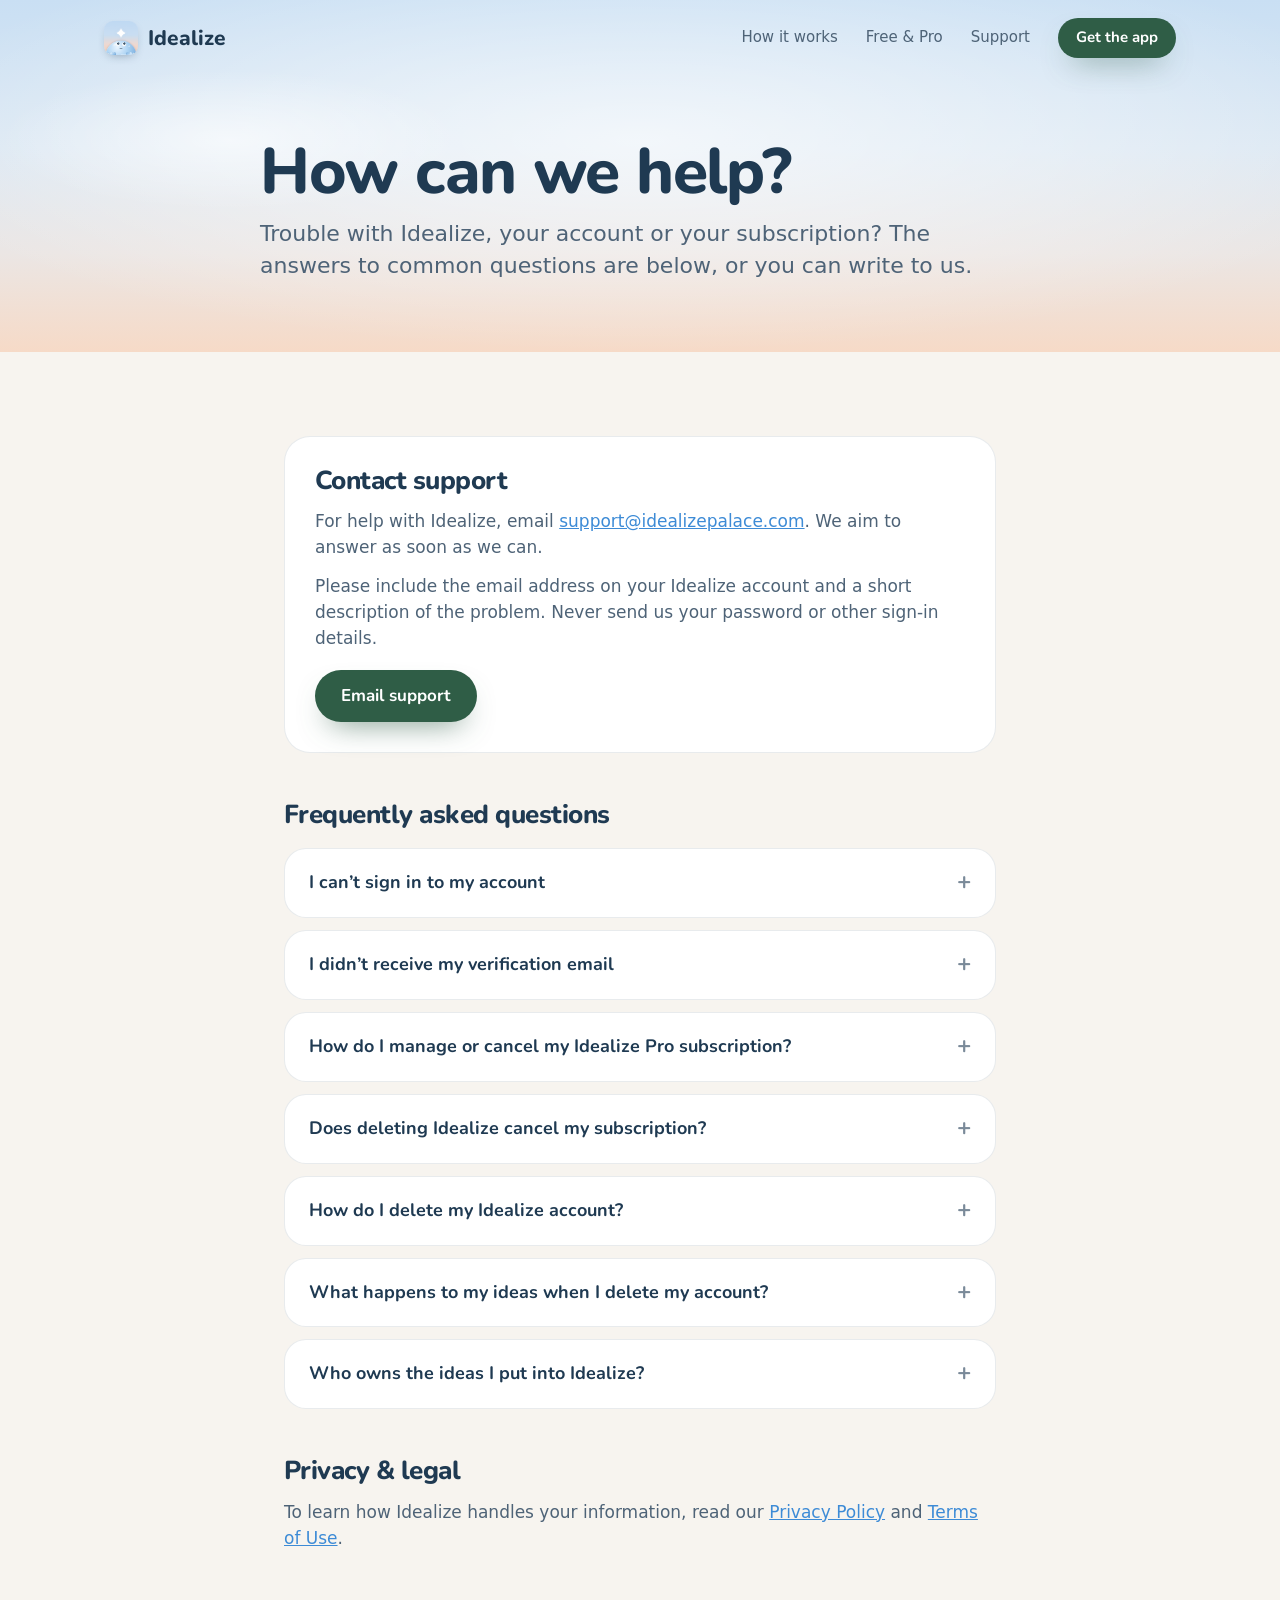
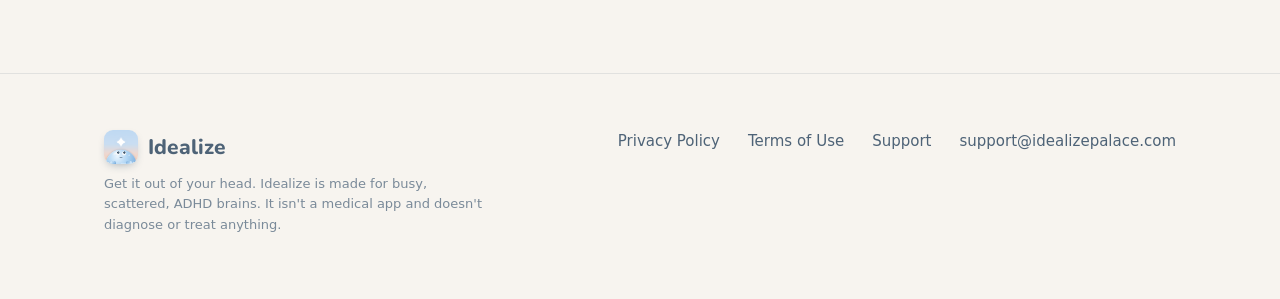
<file: support/index.html>
<!doctype html>
<html lang="en">
<head>
<meta charset="utf-8">
<meta name="viewport" content="width=device-width, initial-scale=1, viewport-fit=cover">
<title>Support · Idealize</title>
<meta name="description" content="Get help with Idealize, your account or your subscription.">
<link rel="canonical" href="https://idealizepalace.com/support/">
<meta name="theme-color" content="#C9DFF3" media="(prefers-color-scheme: light)">
<meta name="theme-color" content="#16304D" media="(prefers-color-scheme: dark)">
<link rel="icon" href="/favicon.ico" sizes="48x48">
<link rel="icon" type="image/png" sizes="192x192" href="/assets/img/icon-192.png">
<link rel="manifest" href="/site.webmanifest">
<link rel="apple-touch-icon" href="/assets/img/apple-touch-icon.png">
<link rel="preconnect" href="https://fonts.googleapis.com">
<link rel="preconnect" href="https://fonts.gstatic.com" crossorigin>
<link href="https://fonts.googleapis.com/css2?family=Nunito:wght@600;700;800&display=swap" rel="stylesheet">
<link rel="stylesheet" href="/assets/site.css?v=2">
</head>
<body>
<header class="nav">
  <div class="wrap">
    <a class="brand" href="/"><img src="/assets/img/icon.png" alt="">Idealize</a>
    <nav>
      <a href="/#how">How it works</a>
      <a href="/#free">Free &amp; Pro</a>
      <a href="/support/">Support</a>
      <a class="btn small" href="https://apps.apple.com/app/apple-store/id6819672437?pt=129569890&amp;ct=website&amp;mt=8">Get the app</a>
    </nav>
  </div>
</header>
<main>
  <section class="sky page-head">
    <canvas class="stars" aria-hidden="true"></canvas>
    <div class="cloud" style="top:20%;width:460px;height:140px;animation-duration:130s;animation-delay:-60s"></div>
    <div class="wrap"><h1>How can we help?</h1><p class="lead">Trouble with Idealize, your account or your subscription? The answers to common questions are below, or you can write to us.</p></div>
  </section>
  <article class="doc">
    <div class="card">
      <h2 style="margin-top:0">Contact support</h2>
      <p>For help with Idealize, email <a href="mailto:support@idealizepalace.com">support@idealizepalace.com</a>. We aim to answer as soon as we can.</p>
      <p>Please include the email address on your Idealize account and a short description of the problem. Never send us your password or other sign-in details.</p>
      <p style="margin-top:18px"><a class="btn" href="mailto:support@idealizepalace.com">Email support</a></p>
    </div>
    <h2>Frequently asked questions</h2>
    <div class="faq" style="margin-top:20px">
      <details><summary>I can’t sign in to my account</summary><p>Make sure you’re using the same email address you used when creating your Idealize account. If you’re still unable to access your account, contact us at <a href="mailto:support@idealizepalace.com">support@idealizepalace.com</a>.</p></details>
      <details><summary>I didn’t receive my verification email</summary><p>Check your spam or junk folder and make sure you entered the correct email address. Delivery can occasionally take a few minutes. If you still haven’t received the email, try requesting another verification email or contact support.</p></details>
      <details><summary>How do I manage or cancel my Idealize Pro subscription?</summary><p>Subscriptions purchased through the iOS app are managed through Apple. On your iPhone or iPad, open: Settings → Your Name → Subscriptions → Idealize. From there, you can view, manage, or cancel your subscription.</p></details>
      <details><summary>Does deleting Idealize cancel my subscription?</summary><p>No. Deleting the app or your Idealize account does not automatically cancel an active Apple subscription. To prevent future renewals, manage your subscription through your Apple account.</p></details>
      <details><summary>How do I delete my Idealize account?</summary><p>You can permanently delete your account directly from the Idealize app: You → Settings → Account → Delete Account. You’ll be asked to confirm before the account is deleted. Account deletion cannot be undone.</p></details>
      <details><summary>What happens to my ideas when I delete my account?</summary><p>When account deletion is completed, your Idealize account and associated Idealize data are deleted in accordance with our Privacy Policy. Locally stored Idealize data on your device is also removed as part of the account-deletion process.</p></details>
      <details><summary>Who owns the ideas I put into Idealize?</summary><p>You do. You retain ownership of the ideas and content you create or upload to Idealize. Using Idealize does not transfer ownership of your ideas to us. For more information, see our Terms of Service and Privacy Policy.</p></details>
    </div>
    <h2>Privacy &amp; legal</h2>
    <p>To learn how Idealize handles your information, read our <a href="/privacy/">Privacy Policy</a> and <a href="/terms/">Terms of Use</a>.</p>
  </article>
</main>
<footer>
  <div class="wrap">
    <div>
      <a class="brand" href="/"><img src="/assets/img/icon.png" alt="">Idealize</a>
      <p class="small">Get it out of your head. Idealize is made for busy, scattered, ADHD brains. It isn't a medical app and doesn't diagnose or treat anything.</p>
    </div>
    <div class="links">
      <a href="/privacy/">Privacy Policy</a>
      <a href="/terms/">Terms of Use</a>
      <a href="/support/">Support</a>
      <a href="mailto:support@idealizepalace.com">support@idealizepalace.com</a>
    </div>
  </div>
</footer>
<script src="/assets/site.js"></script>
</body>
</html>
</file>
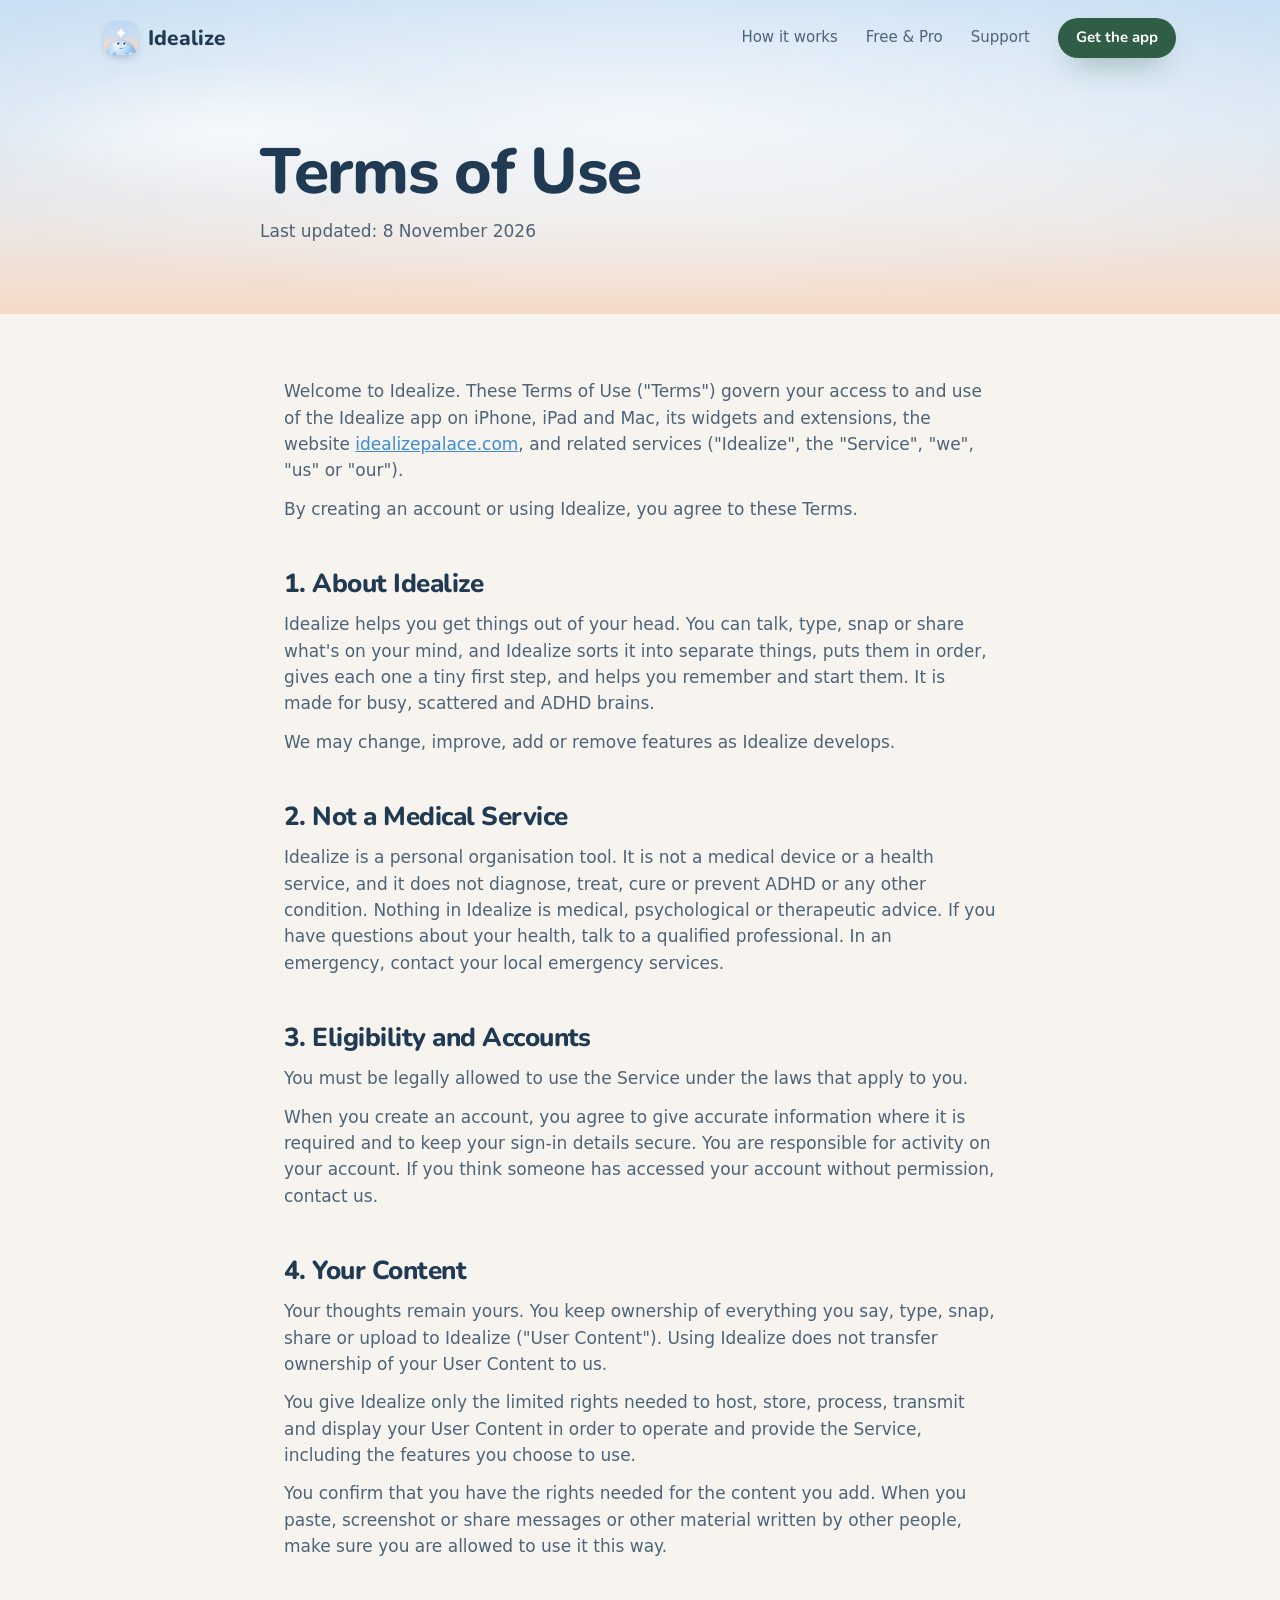
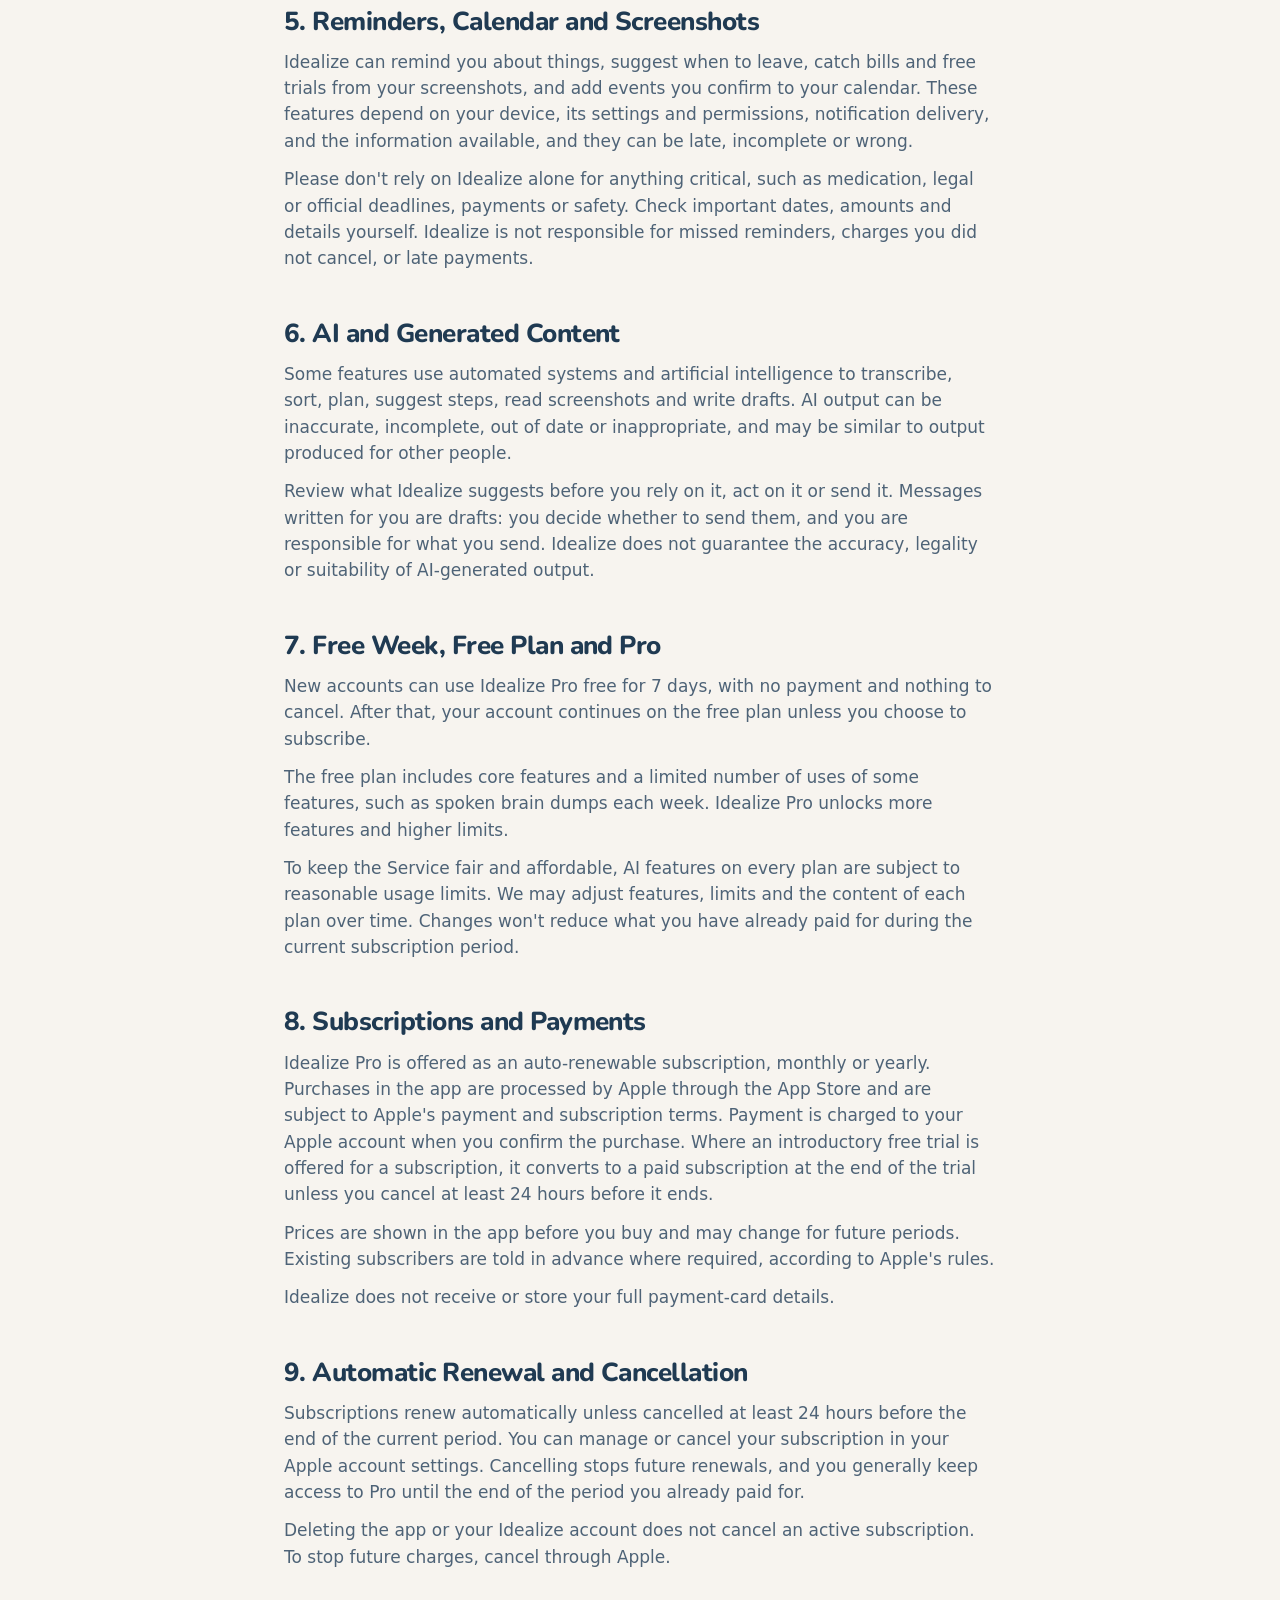
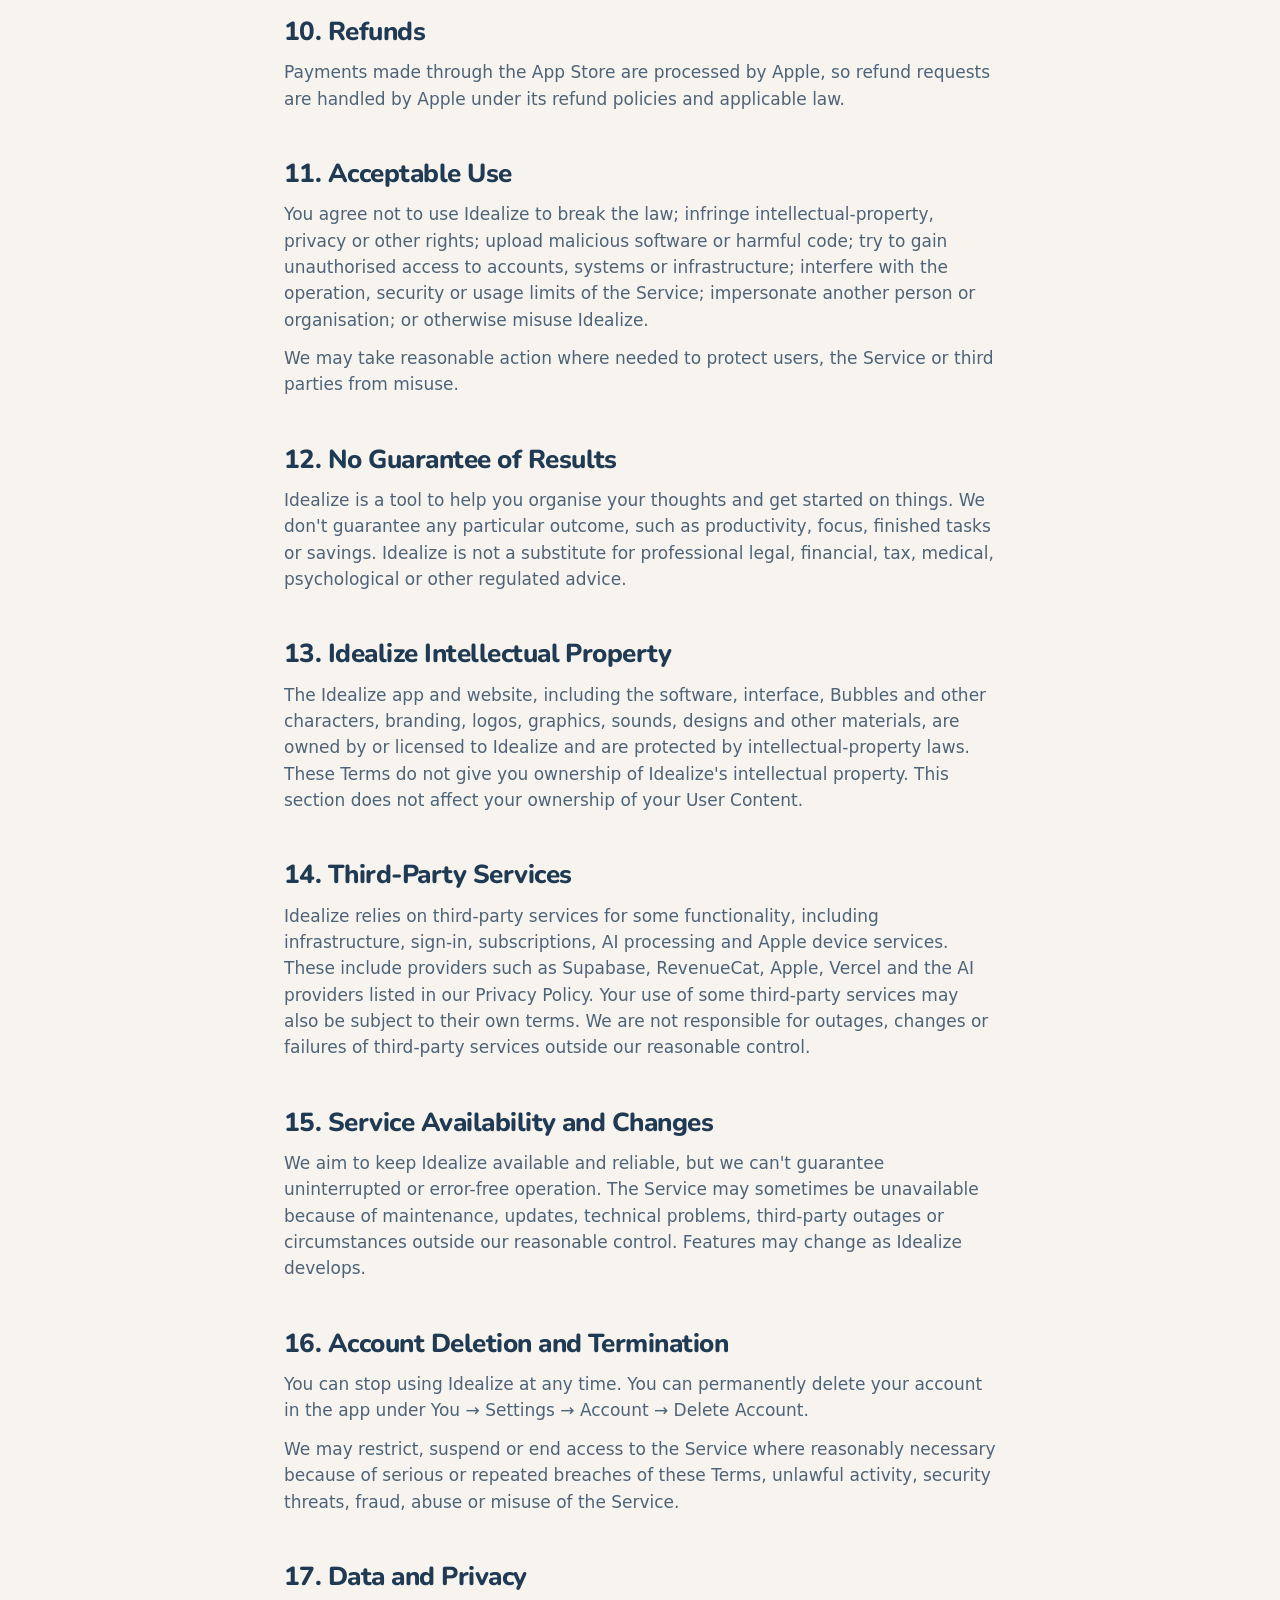
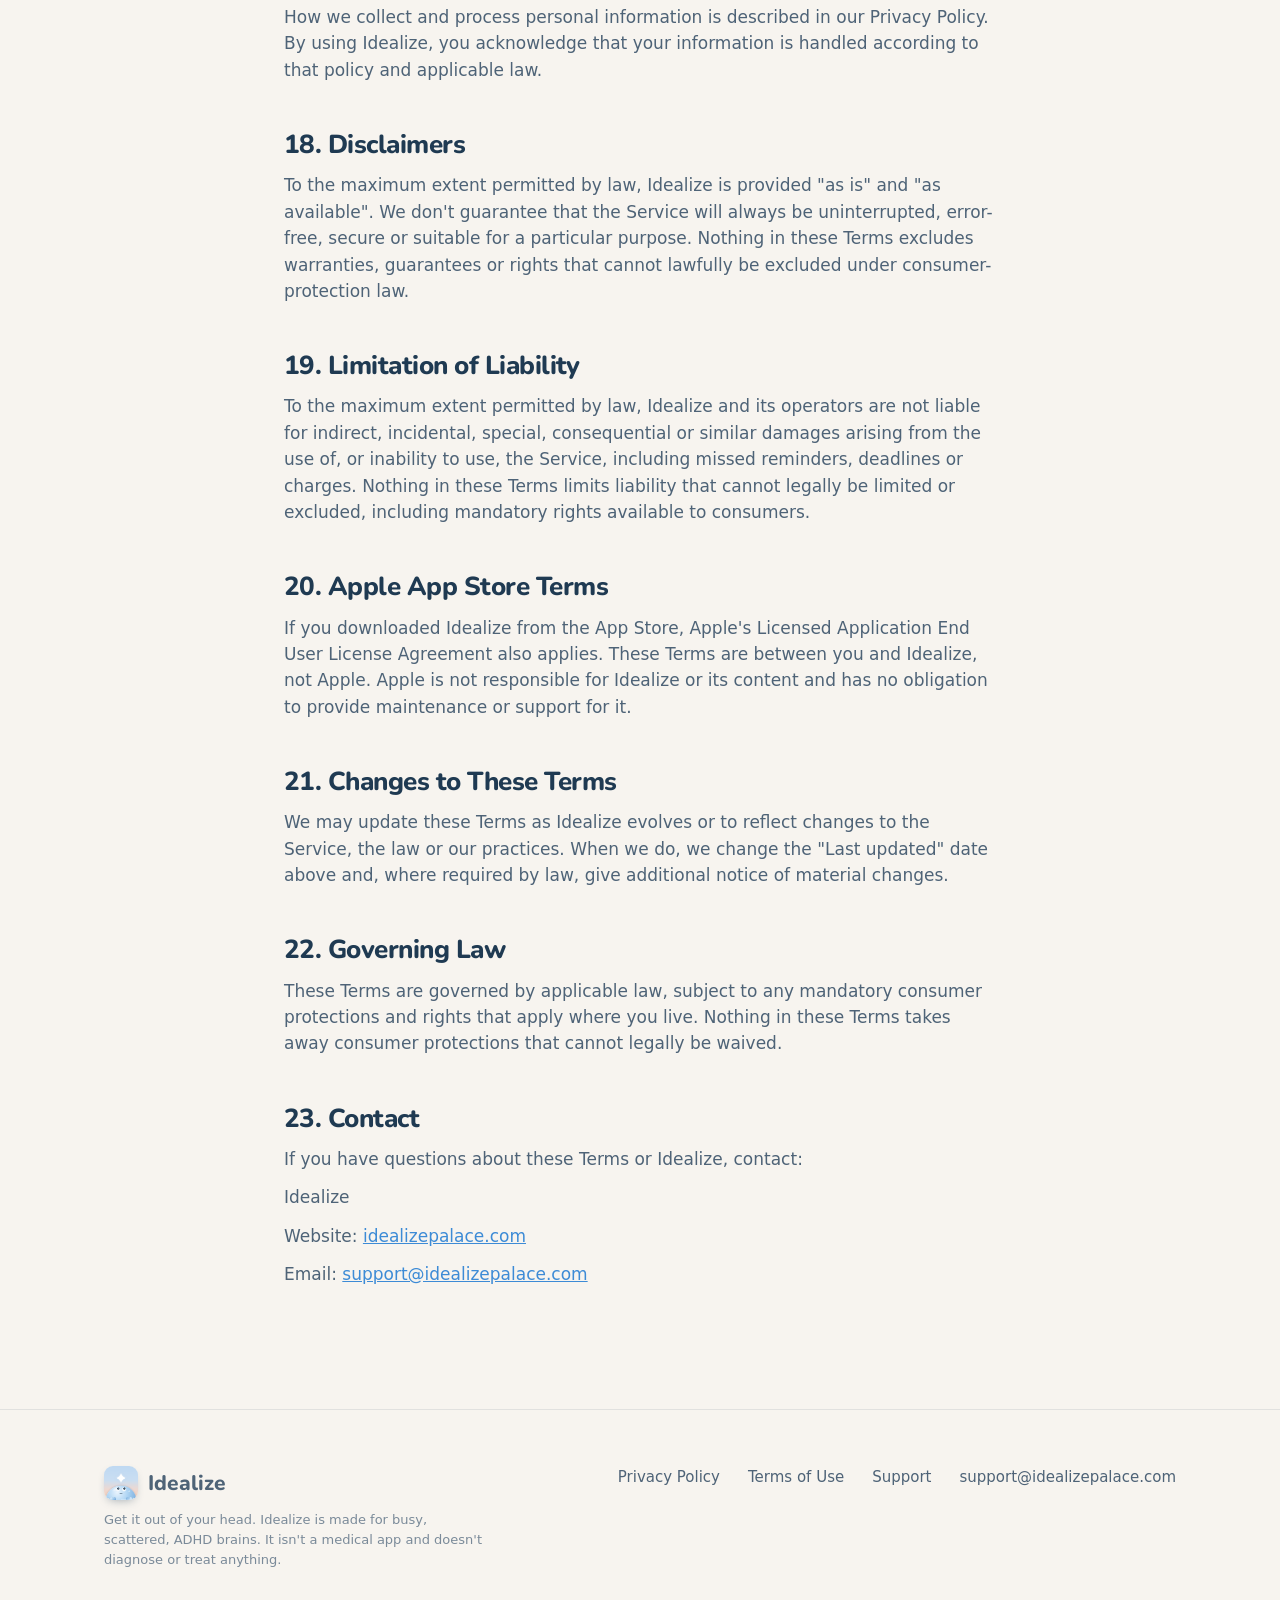
<file: terms/index.html>
<!doctype html>
<html lang="en">
<head>
<meta charset="utf-8">
<meta name="viewport" content="width=device-width, initial-scale=1, viewport-fit=cover">
<title>Terms of Use · Idealize</title>
<meta name="description" content="The terms for using the Idealize app, website and related services.">
<link rel="canonical" href="https://idealizepalace.com/terms/">
<meta name="theme-color" content="#C9DFF3" media="(prefers-color-scheme: light)">
<meta name="theme-color" content="#16304D" media="(prefers-color-scheme: dark)">
<link rel="icon" href="/favicon.ico" sizes="48x48">
<link rel="icon" type="image/png" sizes="192x192" href="/assets/img/icon-192.png">
<link rel="manifest" href="/site.webmanifest">
<link rel="apple-touch-icon" href="/assets/img/apple-touch-icon.png">
<link rel="preconnect" href="https://fonts.googleapis.com">
<link rel="preconnect" href="https://fonts.gstatic.com" crossorigin>
<link href="https://fonts.googleapis.com/css2?family=Nunito:wght@600;700;800&display=swap" rel="stylesheet">
<link rel="stylesheet" href="/assets/site.css?v=2">
</head>
<body>
<header class="nav">
  <div class="wrap">
    <a class="brand" href="/"><img src="/assets/img/icon.png" alt="">Idealize</a>
    <nav>
      <a href="/#how">How it works</a>
      <a href="/#free">Free &amp; Pro</a>
      <a href="/support/">Support</a>
      <a class="btn small" href="https://apps.apple.com/app/apple-store/id6819672437?pt=129569890&amp;ct=website&amp;mt=8">Get the app</a>
    </nav>
  </div>
</header>
<main>
  <section class="sky page-head">
    <canvas class="stars" aria-hidden="true"></canvas>
    <div class="cloud" style="top:20%;width:460px;height:140px;animation-duration:130s;animation-delay:-60s"></div>
    <div class="wrap"><h1>Terms of Use</h1><p class="muted">Last updated: 8 November 2026</p></div>
  </section>
  <article class="doc">
    <p>Welcome to Idealize. These Terms of Use ("Terms") govern your access to and use of the Idealize app on iPhone, iPad and Mac, its widgets and extensions, the website <a href="https://idealizepalace.com">idealizepalace.com</a>, and related services ("Idealize", the "Service", "we", "us" or "our").</p>
    <p>By creating an account or using Idealize, you agree to these Terms.</p>
    <h2>1. About Idealize</h2>
    <p>Idealize helps you get things out of your head. You can talk, type, snap or share what's on your mind, and Idealize sorts it into separate things, puts them in order, gives each one a tiny first step, and helps you remember and start them. It is made for busy, scattered and ADHD brains.</p>
    <p>We may change, improve, add or remove features as Idealize develops.</p>
    <h2>2. Not a Medical Service</h2>
    <p>Idealize is a personal organisation tool. It is not a medical device or a health service, and it does not diagnose, treat, cure or prevent ADHD or any other condition. Nothing in Idealize is medical, psychological or therapeutic advice. If you have questions about your health, talk to a qualified professional. In an emergency, contact your local emergency services.</p>
    <h2>3. Eligibility and Accounts</h2>
    <p>You must be legally allowed to use the Service under the laws that apply to you.</p>
    <p>When you create an account, you agree to give accurate information where it is required and to keep your sign-in details secure. You are responsible for activity on your account. If you think someone has accessed your account without permission, contact us.</p>
    <h2>4. Your Content</h2>
    <p>Your thoughts remain yours. You keep ownership of everything you say, type, snap, share or upload to Idealize ("User Content"). Using Idealize does not transfer ownership of your User Content to us.</p>
    <p>You give Idealize only the limited rights needed to host, store, process, transmit and display your User Content in order to operate and provide the Service, including the features you choose to use.</p>
    <p>You confirm that you have the rights needed for the content you add. When you paste, screenshot or share messages or other material written by other people, make sure you are allowed to use it this way.</p>
    <h2>5. Reminders, Calendar and Screenshots</h2>
    <p>Idealize can remind you about things, suggest when to leave, catch bills and free trials from your screenshots, and add events you confirm to your calendar. These features depend on your device, its settings and permissions, notification delivery, and the information available, and they can be late, incomplete or wrong.</p>
    <p>Please don't rely on Idealize alone for anything critical, such as medication, legal or official deadlines, payments or safety. Check important dates, amounts and details yourself. Idealize is not responsible for missed reminders, charges you did not cancel, or late payments.</p>
    <h2>6. AI and Generated Content</h2>
    <p>Some features use automated systems and artificial intelligence to transcribe, sort, plan, suggest steps, read screenshots and write drafts. AI output can be inaccurate, incomplete, out of date or inappropriate, and may be similar to output produced for other people.</p>
    <p>Review what Idealize suggests before you rely on it, act on it or send it. Messages written for you are drafts: you decide whether to send them, and you are responsible for what you send. Idealize does not guarantee the accuracy, legality or suitability of AI-generated output.</p>
    <h2>7. Free Week, Free Plan and Pro</h2>
    <p>New accounts can use Idealize Pro free for 7 days, with no payment and nothing to cancel. After that, your account continues on the free plan unless you choose to subscribe.</p>
    <p>The free plan includes core features and a limited number of uses of some features, such as spoken brain dumps each week. Idealize Pro unlocks more features and higher limits.</p>
    <p>To keep the Service fair and affordable, AI features on every plan are subject to reasonable usage limits. We may adjust features, limits and the content of each plan over time. Changes won't reduce what you have already paid for during the current subscription period.</p>
    <h2>8. Subscriptions and Payments</h2>
    <p>Idealize Pro is offered as an auto-renewable subscription, monthly or yearly. Purchases in the app are processed by Apple through the App Store and are subject to Apple's payment and subscription terms. Payment is charged to your Apple account when you confirm the purchase. Where an introductory free trial is offered for a subscription, it converts to a paid subscription at the end of the trial unless you cancel at least 24 hours before it ends.</p>
    <p>Prices are shown in the app before you buy and may change for future periods. Existing subscribers are told in advance where required, according to Apple's rules.</p>
    <p>Idealize does not receive or store your full payment-card details.</p>
    <h2>9. Automatic Renewal and Cancellation</h2>
    <p>Subscriptions renew automatically unless cancelled at least 24 hours before the end of the current period. You can manage or cancel your subscription in your Apple account settings. Cancelling stops future renewals, and you generally keep access to Pro until the end of the period you already paid for.</p>
    <p>Deleting the app or your Idealize account does not cancel an active subscription. To stop future charges, cancel through Apple.</p>
    <h2>10. Refunds</h2>
    <p>Payments made through the App Store are processed by Apple, so refund requests are handled by Apple under its refund policies and applicable law.</p>
    <h2>11. Acceptable Use</h2>
    <p>You agree not to use Idealize to break the law; infringe intellectual-property, privacy or other rights; upload malicious software or harmful code; try to gain unauthorised access to accounts, systems or infrastructure; interfere with the operation, security or usage limits of the Service; impersonate another person or organisation; or otherwise misuse Idealize.</p>
    <p>We may take reasonable action where needed to protect users, the Service or third parties from misuse.</p>
    <h2>12. No Guarantee of Results</h2>
    <p>Idealize is a tool to help you organise your thoughts and get started on things. We don't guarantee any particular outcome, such as productivity, focus, finished tasks or savings. Idealize is not a substitute for professional legal, financial, tax, medical, psychological or other regulated advice.</p>
    <h2>13. Idealize Intellectual Property</h2>
    <p>The Idealize app and website, including the software, interface, Bubbles and other characters, branding, logos, graphics, sounds, designs and other materials, are owned by or licensed to Idealize and are protected by intellectual-property laws. These Terms do not give you ownership of Idealize's intellectual property. This section does not affect your ownership of your User Content.</p>
    <h2>14. Third-Party Services</h2>
    <p>Idealize relies on third-party services for some functionality, including infrastructure, sign-in, subscriptions, AI processing and Apple device services. These include providers such as Supabase, RevenueCat, Apple, Vercel and the AI providers listed in our Privacy Policy. Your use of some third-party services may also be subject to their own terms. We are not responsible for outages, changes or failures of third-party services outside our reasonable control.</p>
    <h2>15. Service Availability and Changes</h2>
    <p>We aim to keep Idealize available and reliable, but we can't guarantee uninterrupted or error-free operation. The Service may sometimes be unavailable because of maintenance, updates, technical problems, third-party outages or circumstances outside our reasonable control. Features may change as Idealize develops.</p>
    <h2>16. Account Deletion and Termination</h2>
    <p>You can stop using Idealize at any time. You can permanently delete your account in the app under You → Settings → Account → Delete Account.</p>
    <p>We may restrict, suspend or end access to the Service where reasonably necessary because of serious or repeated breaches of these Terms, unlawful activity, security threats, fraud, abuse or misuse of the Service.</p>
    <h2>17. Data and Privacy</h2>
    <p>How we collect and process personal information is described in our Privacy Policy. By using Idealize, you acknowledge that your information is handled according to that policy and applicable law.</p>
    <h2>18. Disclaimers</h2>
    <p>To the maximum extent permitted by law, Idealize is provided "as is" and "as available". We don't guarantee that the Service will always be uninterrupted, error-free, secure or suitable for a particular purpose. Nothing in these Terms excludes warranties, guarantees or rights that cannot lawfully be excluded under consumer-protection law.</p>
    <h2>19. Limitation of Liability</h2>
    <p>To the maximum extent permitted by law, Idealize and its operators are not liable for indirect, incidental, special, consequential or similar damages arising from the use of, or inability to use, the Service, including missed reminders, deadlines or charges. Nothing in these Terms limits liability that cannot legally be limited or excluded, including mandatory rights available to consumers.</p>
    <h2>20. Apple App Store Terms</h2>
    <p>If you downloaded Idealize from the App Store, Apple's Licensed Application End User License Agreement also applies. These Terms are between you and Idealize, not Apple. Apple is not responsible for Idealize or its content and has no obligation to provide maintenance or support for it.</p>
    <h2>21. Changes to These Terms</h2>
    <p>We may update these Terms as Idealize evolves or to reflect changes to the Service, the law or our practices. When we do, we change the "Last updated" date above and, where required by law, give additional notice of material changes.</p>
    <h2>22. Governing Law</h2>
    <p>These Terms are governed by applicable law, subject to any mandatory consumer protections and rights that apply where you live. Nothing in these Terms takes away consumer protections that cannot legally be waived.</p>
    <h2>23. Contact</h2>
    <p>If you have questions about these Terms or Idealize, contact:</p>
    <p>Idealize</p>
    <p>Website: <a href="https://idealizepalace.com">idealizepalace.com</a></p>
    <p>Email: <a href="mailto:support@idealizepalace.com">support@idealizepalace.com</a></p>
  </article>
</main>
<footer>
  <div class="wrap">
    <div>
      <a class="brand" href="/"><img src="/assets/img/icon.png" alt="">Idealize</a>
      <p class="small">Get it out of your head. Idealize is made for busy, scattered, ADHD brains. It isn't a medical app and doesn't diagnose or treat anything.</p>
    </div>
    <div class="links">
      <a href="/privacy/">Privacy Policy</a>
      <a href="/terms/">Terms of Use</a>
      <a href="/support/">Support</a>
      <a href="mailto:support@idealizepalace.com">support@idealizepalace.com</a>
    </div>
  </div>
</footer>
<script src="/assets/site.js"></script>
</body>
</html>
</file>
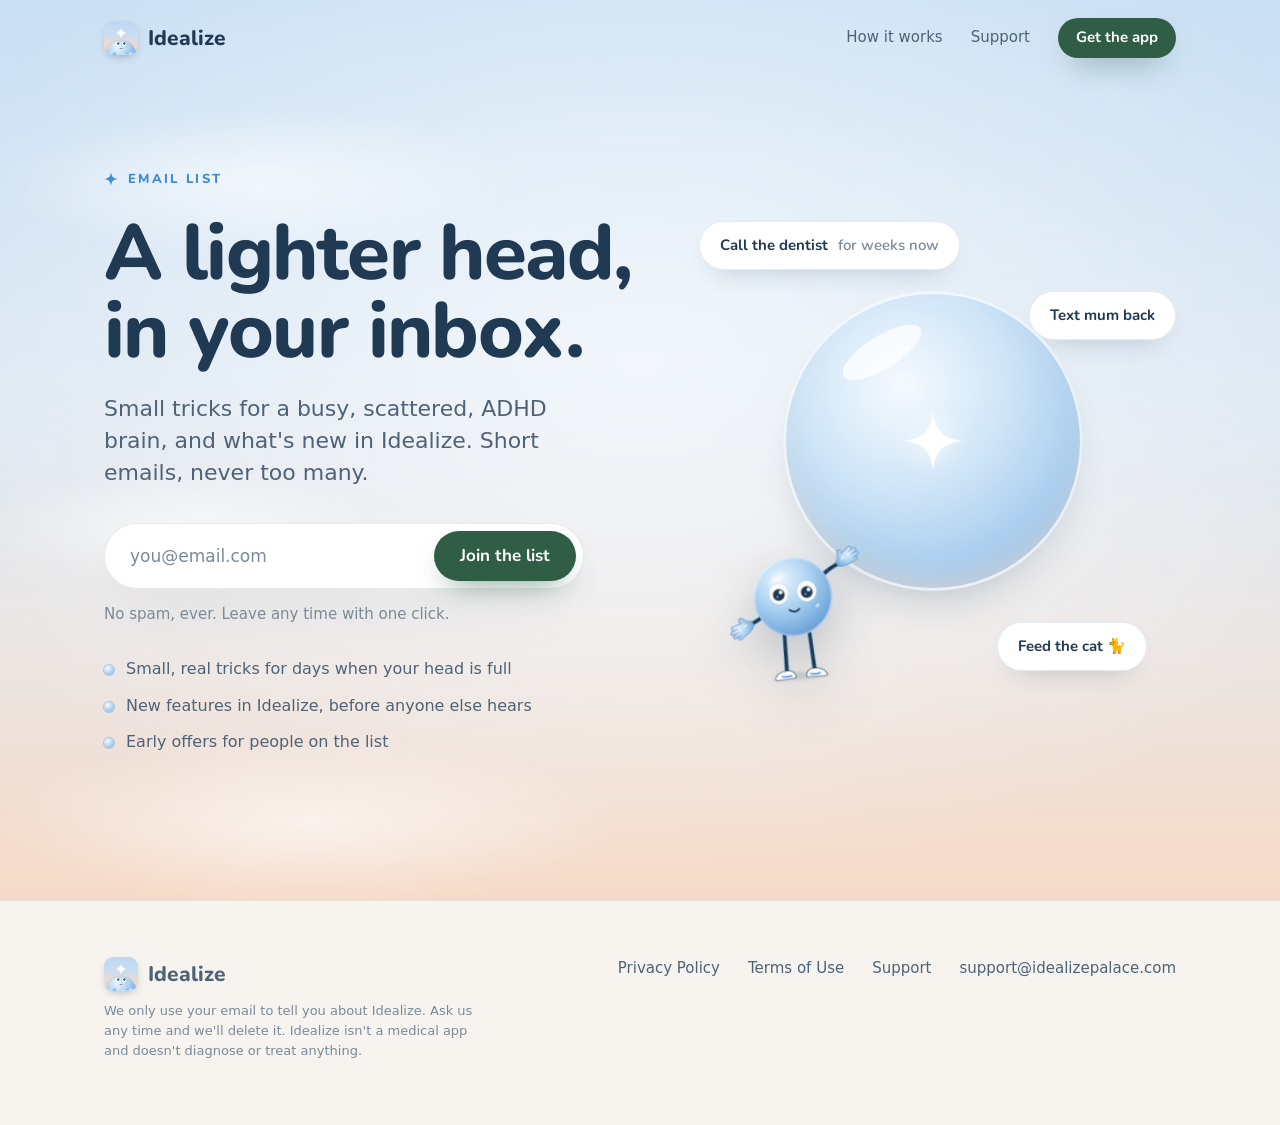
<file: waitlist/index.html>
<!doctype html>
<html lang="en"><head><meta charset="utf-8"><title>Idealize Email List</title>
<meta name="robots" content="noindex"><link rel="canonical" href="https://idealizepalace.com/list/">
<meta http-equiv="refresh" content="0; url=/list/">
<script>location.replace("/list/" + location.search);</script>
</head><body><p>Moved to <a href="/list/">idealizepalace.com/list</a>.</p></body></html>
</file>
<file: assets/site.css>
/* Idealize site: the 2.0 look. Soft sky by day, sunset at the bottom, deep blue night with a few stars. */
:root {
  --sky-top: #C9DFF3;
  --sky-mid: #DCE8F3;
  --sky-low: #EBE6E4;
  --sunset: #F6DAC7;
  --paper: #F7F4EF;
  --card: rgba(255, 255, 255, 0.72);
  --card-solid: #FFFFFF;
  --line: rgba(31, 58, 82, 0.1);
  --ink: #1F3A52;
  --ink-2: #4E6377;
  --ink-3: #7A8A99;
  --blue: #3D8BD6;
  --green: #2F5D46;
  --green-ink: #FFFFFF;
  --warm: #E98A5B;
  --glow: rgba(255, 255, 255, 0.65);
  --shadow: 0 30px 60px -30px rgba(31, 58, 82, 0.35);
  --round: ui-rounded, "SF Pro Rounded", "Nunito", system-ui, -apple-system, sans-serif;
  --text: -apple-system, BlinkMacSystemFont, "Inter", system-ui, sans-serif;
  color-scheme: light dark;
}
@media (prefers-color-scheme: dark) {
  :root:not([data-theme="light"]) {
    --sky-top: #16304D;
    --sky-mid: #10243A;
    --sky-low: #0E1F33;
    --sunset: #0C1A2B;
    --paper: #0B1726;
    --card: rgba(22, 44, 70, 0.66);
    --card-solid: #13263C;
    --line: rgba(220, 235, 250, 0.1);
    --ink: #EAF2FA;
    --ink-2: #B4C4D4;
    --ink-3: #8195A8;
    --blue: #8CC2F2;
    --green: #3F7A5C;
    --warm: #F0A27A;
    --glow: rgba(156, 203, 242, 0.08);
    --shadow: 0 30px 60px -30px rgba(0, 0, 0, 0.6);
  }
}
:root[data-theme="dark"] {
  --sky-top: #16304D; --sky-mid: #10243A; --sky-low: #0E1F33; --sunset: #0C1A2B; --paper: #0B1726;
  --card: rgba(22, 44, 70, 0.66); --card-solid: #13263C; --line: rgba(220, 235, 250, 0.1);
  --ink: #EAF2FA; --ink-2: #B4C4D4; --ink-3: #8195A8; --blue: #8CC2F2; --green: #3F7A5C; --warm: #F0A27A;
  --glow: rgba(156, 203, 242, 0.08); --shadow: 0 30px 60px -30px rgba(0, 0, 0, 0.6);
}

* { box-sizing: border-box; margin: 0; padding: 0; }
html { scroll-behavior: smooth; -webkit-text-size-adjust: 100%; }
body {
  background: var(--paper);
  color: var(--ink);
  font-family: var(--text);
  font-size: 17px;
  line-height: 1.55;
  -webkit-font-smoothing: antialiased;
  overflow-x: hidden;
}
img { display: block; max-width: 100%; }
a { color: inherit; }
.wrap { width: 100%; max-width: 1120px; margin: 0 auto; padding: 0 24px; }
@media (max-width: 600px) { .wrap { padding: 0 16px; } }

h1, h2, h3, .round { font-family: var(--round); letter-spacing: -0.02em; }
h1 { font-size: clamp(44px, 7vw, 84px); line-height: 1; font-weight: 800; }
h2 { font-size: clamp(32px, 4.6vw, 54px); line-height: 1.05; font-weight: 800; }
h3 { font-size: 22px; line-height: 1.2; font-weight: 700; }
.lead { font-size: clamp(18px, 2vw, 22px); color: var(--ink-2); line-height: 1.45; }
.muted { color: var(--ink-2); }
.eyebrow {
  display: inline-flex; align-items: center; gap: 10px;
  font-family: var(--round); font-weight: 800; font-size: 13px; letter-spacing: 0.18em;
  text-transform: uppercase; color: var(--blue);
}
.eyebrow svg { width: 14px; height: 14px; }

/* Sky backdrop shared by the hero and the closing call */
.sky {
  position: relative; isolation: isolate; overflow: hidden;
  background: linear-gradient(var(--sky-top) 0%, var(--sky-mid) 42%, var(--sky-low) 72%, var(--sunset) 100%);
}
.sky::before {
  content: ""; position: absolute; inset: -20% -10% auto; height: 120%; z-index: -1;
  background: radial-gradient(closest-side, var(--glow), transparent);
  animation: wander 46s ease-in-out infinite alternate;
}
@keyframes wander { from { transform: translateX(-12%); } to { transform: translateX(12%); } }
.cloud {
  position: absolute; z-index: -1; border-radius: 50%;
  background: radial-gradient(closest-side, rgba(255, 255, 255, 0.6), rgba(255, 255, 255, 0));
  animation: drift linear infinite;
}
@keyframes drift { from { transform: translateX(-30vw); } to { transform: translateX(110vw); } }
.stars { position: absolute; inset: 0; z-index: -1; width: 100%; height: 100%; display: none; }
@media (prefers-color-scheme: dark) { :root:not([data-theme="light"]) .stars { display: block; } :root:not([data-theme="light"]) .cloud { display: none; } }
:root[data-theme="dark"] .stars { display: block; }
:root[data-theme="dark"] .cloud { display: none; }

/* Nav */
.nav { position: absolute; top: 0; left: 0; right: 0; z-index: 10; }
.nav .wrap { display: flex; align-items: center; justify-content: space-between; height: 76px; }
.brand { display: flex; align-items: center; gap: 10px; text-decoration: none; font-family: var(--round); font-weight: 800; font-size: 21px; }
.brand img { width: 34px; height: 34px; border-radius: 9px; box-shadow: 0 4px 10px -4px rgba(31, 58, 82, 0.4); }
.nav nav { display: flex; align-items: center; gap: 28px; font-size: 15px; font-weight: 500; }
.nav nav a { text-decoration: none; color: var(--ink-2); }
.nav nav a:hover { color: var(--ink); }
@media (max-width: 760px) { .nav nav a:not(.btn) { display: none; } }

/* Buttons */
.btn {
  display: inline-flex; align-items: center; justify-content: center; gap: 10px;
  min-height: 52px; padding: 0 26px; border-radius: 999px; border: 0;
  font-family: var(--round); font-weight: 700; font-size: 17px; text-decoration: none; cursor: pointer;
  background: var(--green); color: var(--green-ink) !important;
  box-shadow: 0 14px 30px -14px rgba(47, 93, 70, 0.7);
  transition: transform 0.2s ease, box-shadow 0.2s ease;
}
.btn:hover { transform: translateY(-2px); box-shadow: 0 18px 34px -14px rgba(47, 93, 70, 0.8); }
.btn svg { width: 20px; height: 20px; }
.btn.small { min-height: 40px; padding: 0 18px; font-size: 15px; }
.btn.ghost {
  background: var(--card-solid); color: var(--ink) !important; border: 1px solid var(--line);
  box-shadow: 0 14px 30px -18px rgba(31, 58, 82, 0.45);
}
.btn.ghost:hover { box-shadow: 0 18px 34px -16px rgba(31, 58, 82, 0.55); }
.btn.ghost svg { width: 16px; height: 16px; color: var(--blue); }
.btn-row { display: flex; flex-wrap: wrap; gap: 12px; align-items: center; }
.center .btn-row, .closing .btn-row { justify-content: center; }
@media (max-width: 900px) { .hero .btn-row { justify-content: center; } }
@media (max-width: 460px) { .nav .btn.ghost { display: none; } .btn-row { flex-direction: column; align-items: stretch; max-width: 340px; margin: 0 auto; } }
.store-note { font-size: 14px; color: var(--ink-3); margin-top: 14px; }

/* Hero */
.hero { padding: 132px 0 0; }
.hero .wrap { display: grid; grid-template-columns: 1.1fr 0.9fr; gap: 40px; align-items: center; }
.hero h1 { margin: 22px 0 22px; }
.hero .lead { max-width: 30ch; }
.hero .cta { margin-top: 34px; }
.hero-art { position: relative; height: 640px; }
.hero-art .phone { position: absolute; left: 50%; bottom: -60px; transform: translateX(-46%) rotate(3deg); width: 300px; }
.hero-art .peek { position: absolute; width: 150px; left: -4%; bottom: 120px; transform: rotate(-6deg); filter: drop-shadow(0 18px 24px rgba(31, 58, 82, 0.25)); animation: bob 6s ease-in-out infinite; }
@keyframes bob { 0%, 100% { transform: rotate(-6deg) translateY(0); } 50% { transform: rotate(-4deg) translateY(-10px); } }
@media (max-width: 900px) {
  .hero { padding-top: 108px; }
  .hero .wrap { grid-template-columns: 1fr; text-align: center; }
  .hero .lead { margin: 0 auto; }
  .hero-art { height: 470px; }
  .hero-art .phone { width: 240px; bottom: -70px; }
  .hero-art .peek { width: 110px; left: calc(50% - 190px); bottom: 90px; }
}

/* Glass bubble, the app's home bubble */
.orb {
  position: absolute; border-radius: 50%;
  background: radial-gradient(circle at 40% 32%, #F5FAFF 0%, #CFE5F7 38%, #9CC6EC 78%, #7DAEDD 100%);
  box-shadow: inset 0 0 0 3px rgba(255, 255, 255, 0.7), inset 0 -18px 30px -10px rgba(247, 213, 188, 0.55), 0 24px 44px -24px rgba(31, 58, 82, 0.3);
  animation: sway 5.3s ease-in-out infinite alternate;
}
.orb::after { content: ""; position: absolute; left: 18%; top: 15%; width: 30%; height: 11%; border-radius: 50%; background: rgba(255, 255, 255, 0.75); transform: rotate(-32deg); }
@keyframes sway { from { transform: translate(-4px, 6px) rotate(-0.8deg); } to { transform: translate(4px, -6px) rotate(0.8deg); } }

/* Phone frame */
.phone { border-radius: 46px; padding: 9px; background: #10161D; box-shadow: var(--shadow), 0 0 0 1px rgba(255, 255, 255, 0.08) inset; }
.phone img { border-radius: 38px; width: 100%; height: auto; aspect-ratio: 1206 / 2622; object-fit: cover; }

/* Sections */
section { position: relative; }
.band { padding: 120px 0; }
@media (max-width: 700px) { .band { padding: 84px 0; } }
.center { text-align: center; }
.center .lead { margin: 18px auto 0; max-width: 40ch; }

/* The full head */
.head-full { background: var(--paper); overflow: hidden; }
.thoughts { position: relative; height: 300px; margin: 50px auto 0; max-width: 900px; }
.thought {
  position: absolute; white-space: nowrap; padding: 12px 20px; border-radius: 999px;
  background: var(--card-solid); border: 1px solid var(--line); box-shadow: 0 12px 28px -18px rgba(31, 58, 82, 0.45);
  font-family: var(--round); font-weight: 700; font-size: 16px; color: var(--ink);
  animation: float 7s ease-in-out infinite alternate;
}
.thought span { color: var(--ink-3); font-weight: 600; margin-left: 6px; }
@keyframes float { from { transform: translateY(-6px); } to { transform: translateY(8px); } }
@media (max-width: 700px) {
  .thoughts { height: auto; display: flex; flex-wrap: wrap; justify-content: center; gap: 10px; }
  .thought { position: static; font-size: 14px; padding: 10px 16px; }
}

/* Steps */
.steps { display: grid; grid-template-columns: repeat(3, 1fr); gap: 28px; margin-top: 64px; }
.step { background: var(--card); border: 1px solid var(--line); border-radius: 32px; padding: 30px 26px 0; overflow: hidden; display: flex; flex-direction: column; backdrop-filter: blur(10px); }
.step .num { font-family: var(--round); font-weight: 800; color: var(--blue); font-size: 15px; letter-spacing: 0.1em; }
.step h3 { margin: 10px 0 8px; }
.step p { color: var(--ink-2); font-size: 16px; }
.step .phone { margin: 28px auto -120px; width: 78%; }
@media (max-width: 900px) { .steps { grid-template-columns: 1fr; max-width: 440px; margin-left: auto; margin-right: auto; } }

/* Feature rows */
.feature { display: grid; grid-template-columns: 1fr 1fr; gap: 64px; align-items: center; }
.feature + .feature { margin-top: 120px; }
.feature.flip .text { order: 2; }
.feature .text h2 { margin: 16px 0 18px; }
.feature .text ul { list-style: none; margin-top: 24px; display: grid; gap: 14px; }
.feature .text li { display: flex; gap: 12px; color: var(--ink-2); }
.feature .text li::before { content: ""; flex: none; width: 10px; height: 10px; margin-top: 8px; border-radius: 50%; background: radial-gradient(circle at 35% 30%, #F5FAFF, #9CC6EC 70%, #7DAEDD); box-shadow: 0 0 0 1px rgba(125, 174, 221, 0.6); }
.feature .art { position: relative; display: flex; justify-content: center; gap: 22px; }
.feature .art .phone { width: 270px; }
.feature .art .phone.second { width: 230px; margin-top: 70px; }
.feature .art .buddy { position: absolute; width: 120px; right: 4%; bottom: -30px; filter: drop-shadow(0 14px 18px rgba(31, 58, 82, 0.25)); }
@media (max-width: 900px) {
  .feature { grid-template-columns: 1fr; gap: 44px; text-align: center; }
  .feature.flip .text { order: 0; }
  .feature .text li { text-align: left; }
  .feature .text ul { max-width: 420px; margin-left: auto; margin-right: auto; }
  .feature .art .phone { width: 210px; }
  .feature .art .phone.second { width: 180px; margin-top: 50px; }
  .feature .art .buddy { width: 90px; right: 0; }
}
.tint { background: linear-gradient(var(--paper), color-mix(in srgb, var(--sky-top) 45%, var(--paper)) 50%, var(--paper)); }

/* Pricing */
.plans { display: grid; grid-template-columns: 1fr 1fr; gap: 24px; margin-top: 56px; max-width: 880px; margin-left: auto; margin-right: auto; }
.plan { border-radius: 32px; padding: 36px 32px; background: var(--card-solid); border: 1px solid var(--line); text-align: left; }
.plan.pro { background: linear-gradient(160deg, #DCEBF8, #F6E3D6); border: 0; color: #1F3A52; }
.plan .tag { font-family: var(--round); font-weight: 800; font-size: 13px; letter-spacing: 0.14em; text-transform: uppercase; color: var(--ink-3); }
.plan.pro .tag { color: #3D8BD6; }
.plan h3 { font-size: 28px; margin: 8px 0 6px; }
.plan > p { color: var(--ink-2); }
.plan.pro > p { color: #4E6377; }
.plan ul { list-style: none; margin-top: 22px; display: grid; gap: 12px; }
.plan li { display: flex; gap: 10px; font-size: 16px; }
.plan li svg { flex: none; width: 20px; height: 20px; margin-top: 3px; color: var(--green); }
.plan.pro li svg { color: #2F5D46; }
.week-free {
  display: inline-flex; align-items: center; gap: 10px; margin-top: 26px; padding: 10px 20px; border-radius: 999px;
  background: var(--card-solid); border: 1px solid var(--line); font-family: var(--round); font-weight: 700;
}
.week-free b { color: var(--green); }
@media (max-width: 760px) { .plans { grid-template-columns: 1fr; } }

/* FAQ */
.faq { max-width: 760px; margin: 48px auto 0; display: grid; gap: 12px; }
.faq details { background: var(--card-solid); border: 1px solid var(--line); border-radius: 22px; padding: 0 24px; }
.faq summary { list-style: none; cursor: pointer; padding: 20px 0; font-family: var(--round); font-weight: 700; font-size: 18px; display: flex; justify-content: space-between; gap: 16px; }
.faq summary::-webkit-details-marker { display: none; }
.faq summary::after { content: "+"; font-size: 24px; line-height: 1; color: var(--ink-3); transition: transform 0.2s; }
.faq details[open] summary::after { transform: rotate(45deg); }
.faq details p { color: var(--ink-2); padding-bottom: 22px; }

/* Closing */
.closing { padding: 130px 0 150px; text-align: center; }
.closing .orb-wrap { position: relative; width: 190px; height: 190px; margin: 0 auto 40px; }
.closing .orb { inset: 0; }
.closing .orb svg { position: absolute; left: 50%; top: 50%; width: 46px; height: 46px; transform: translate(-50%, -50%); filter: drop-shadow(0 0 12px rgba(255, 255, 255, 0.9)); z-index: 1; }
.closing h2 { font-size: clamp(40px, 6vw, 72px); }
.closing .lead { margin: 20px auto 36px; max-width: 34ch; }

/* Footer */
footer { padding: 56px 0 64px; border-top: 1px solid var(--line); font-size: 15px; color: var(--ink-2); }
footer .wrap { display: flex; justify-content: space-between; gap: 32px; flex-wrap: wrap; align-items: flex-start; }
footer .links { display: flex; gap: 28px; flex-wrap: wrap; }
footer a { text-decoration: none; }
footer a:hover { color: var(--ink); }
footer .small { font-size: 13px; color: var(--ink-3); margin-top: 10px; max-width: 46ch; }

/* Plain pages (privacy, terms, support) */
.page-head { padding: 140px 0 70px; }
.page-head h1 { font-size: clamp(40px, 6vw, 64px); }
.page-head p { margin-top: 14px; }
.doc { max-width: 760px; margin: 0 auto; padding: 64px 24px 110px; }
.doc h2 { font-size: 26px; margin: 48px 0 14px; }
.doc h3 { font-size: 19px; margin: 30px 0 10px; }
.doc p, .doc li { color: var(--ink-2); margin-bottom: 12px; }
.doc ul { padding-left: 22px; margin-bottom: 16px; }
.doc a { color: var(--blue); }
.doc .card { background: var(--card-solid); border: 1px solid var(--line); border-radius: 26px; padding: 30px; margin: 20px 0 34px; }
.doc .card p:last-child { margin-bottom: 0; }

@media (prefers-reduced-motion: reduce) {
  *, *::before, *::after { animation: none !important; transition: none !important; scroll-behavior: auto !important; }
}
.reveal { opacity: 0; transform: translateY(24px); transition: opacity 0.8s ease, transform 0.8s ease; }
.reveal.in { opacity: 1; transform: none; }
@media (prefers-reduced-motion: reduce) { .reveal { opacity: 1; transform: none; } }

/* Phone-width fixes */
.feature > *, .hero .wrap > * { min-width: 0; }
@media (max-width: 600px) {
  .eyebrow { font-size: 11px; letter-spacing: 0.12em; }
  .hero-art { height: 430px; }
  .hero-art .phone { width: 210px; }
  .hero-art .peek { width: 96px; left: calc(50% - 170px); bottom: 70px; }
  .feature .art { gap: 12px; }
  .feature .art .phone { width: 46%; max-width: 200px; }
  .feature .art .phone.second { width: 40%; margin-top: 40px; }
  .feature .art .phone:only-child, .feature .art .phone:first-child:nth-last-child(2) { width: 60%; }
  .feature .art .phone:first-child:nth-last-child(2):has(+ .phone) { width: 46%; }
  .feature .art .buddy { width: 76px; }
  .thought { white-space: normal; animation: none; }
  .thoughts { gap: 12px 10px; }
}

.page-head .wrap { max-width: 808px; }
</file>
